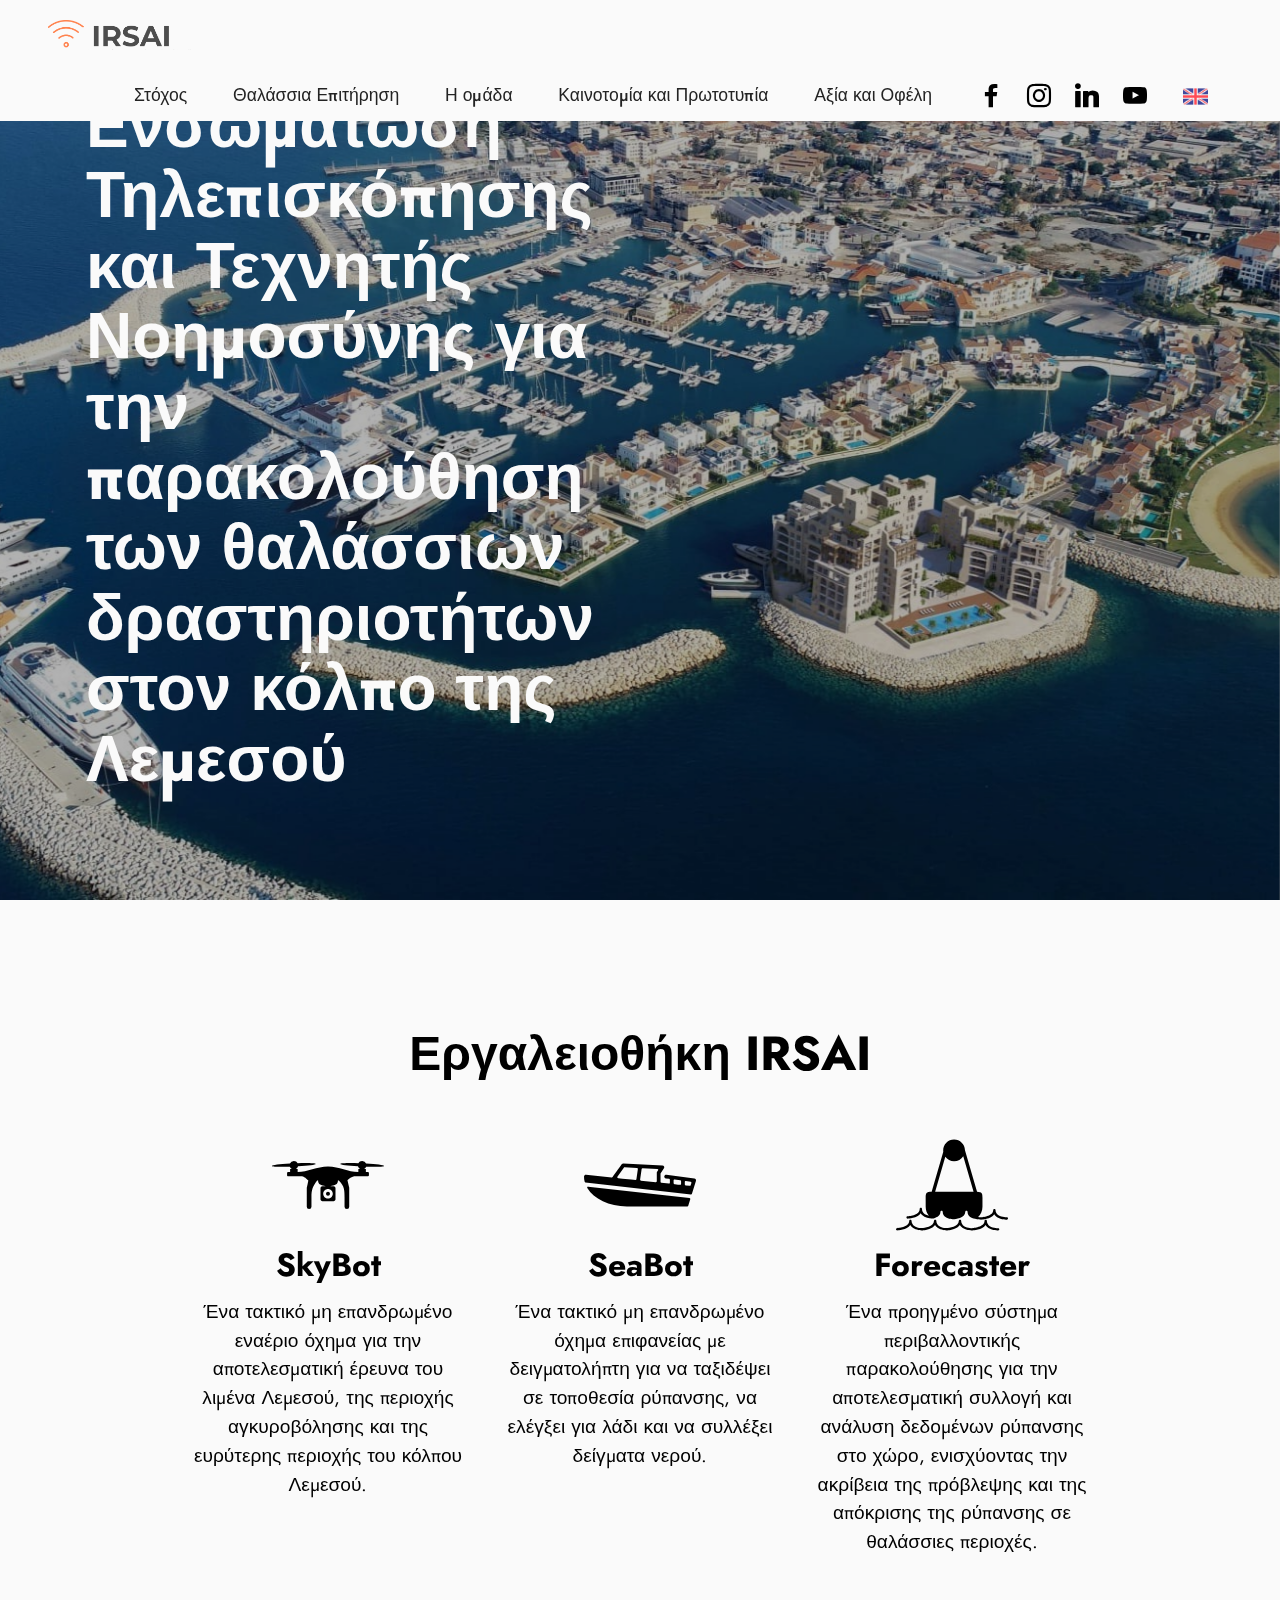
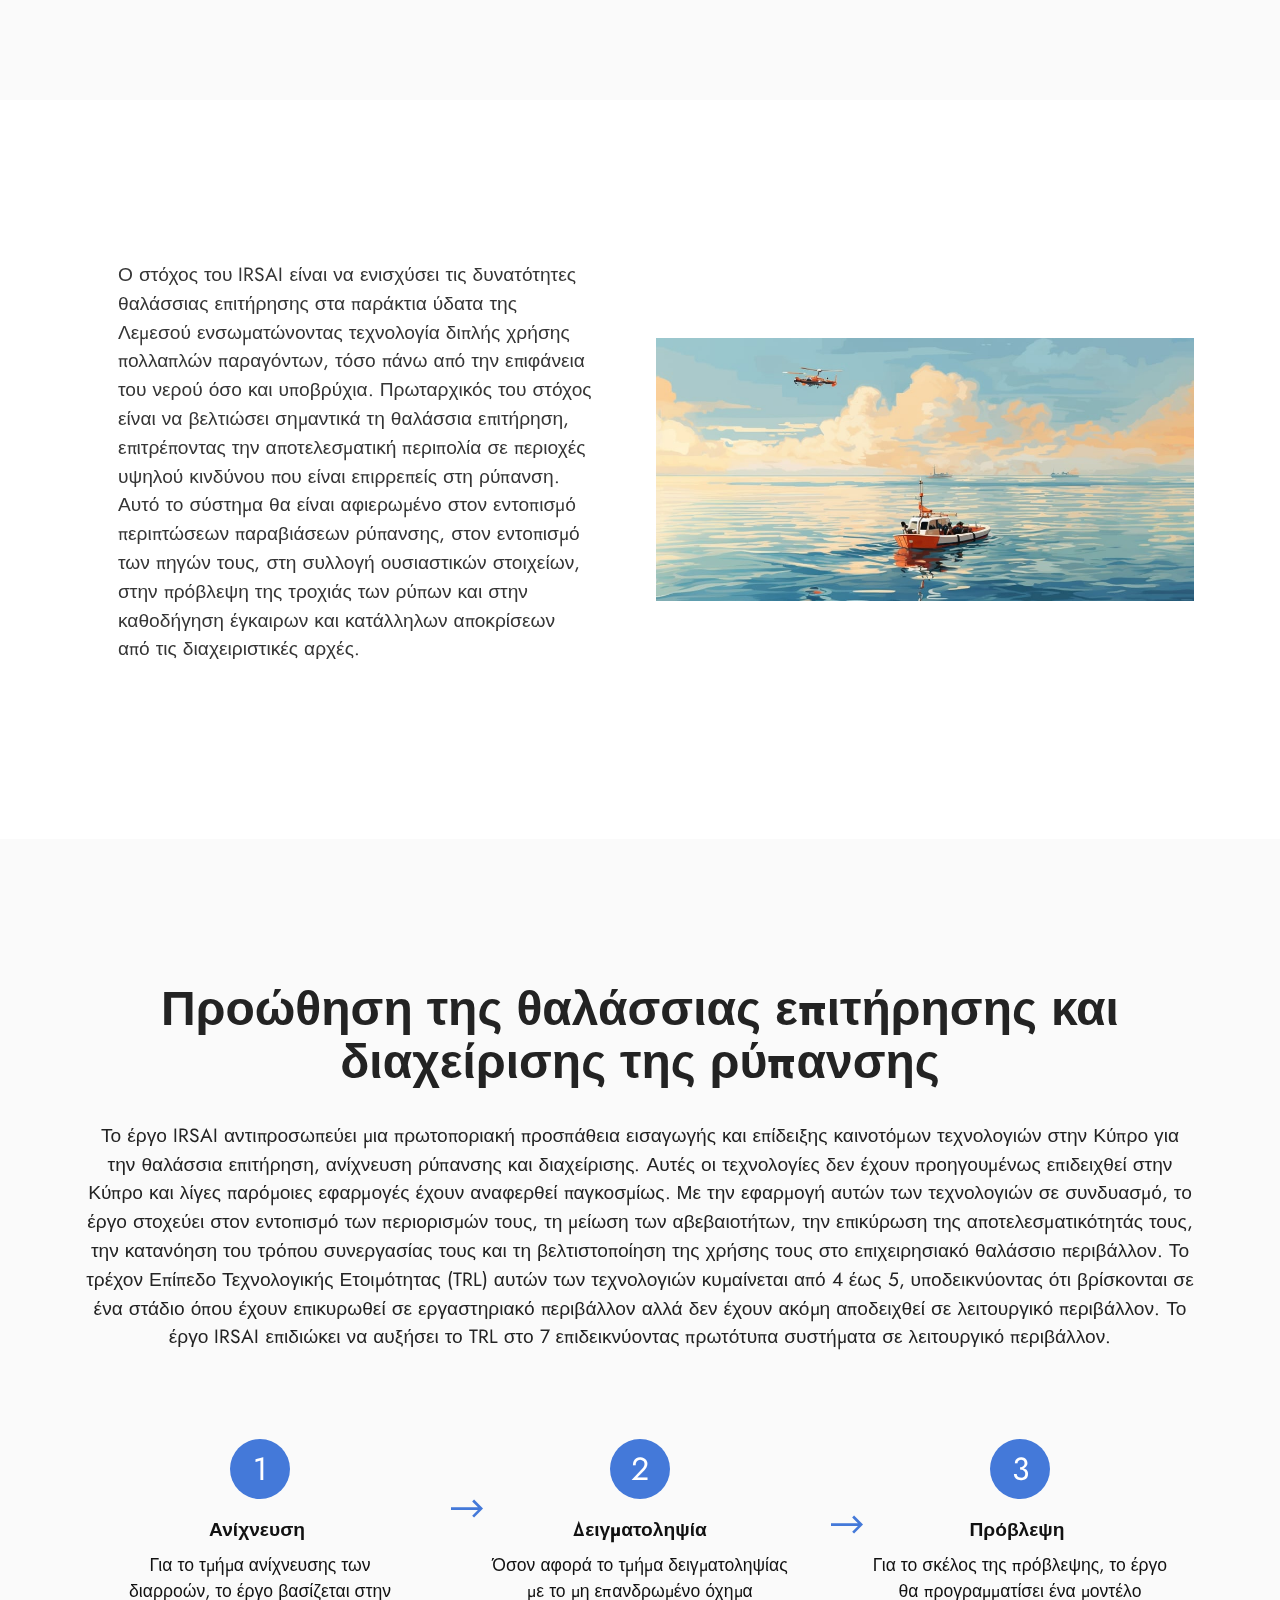
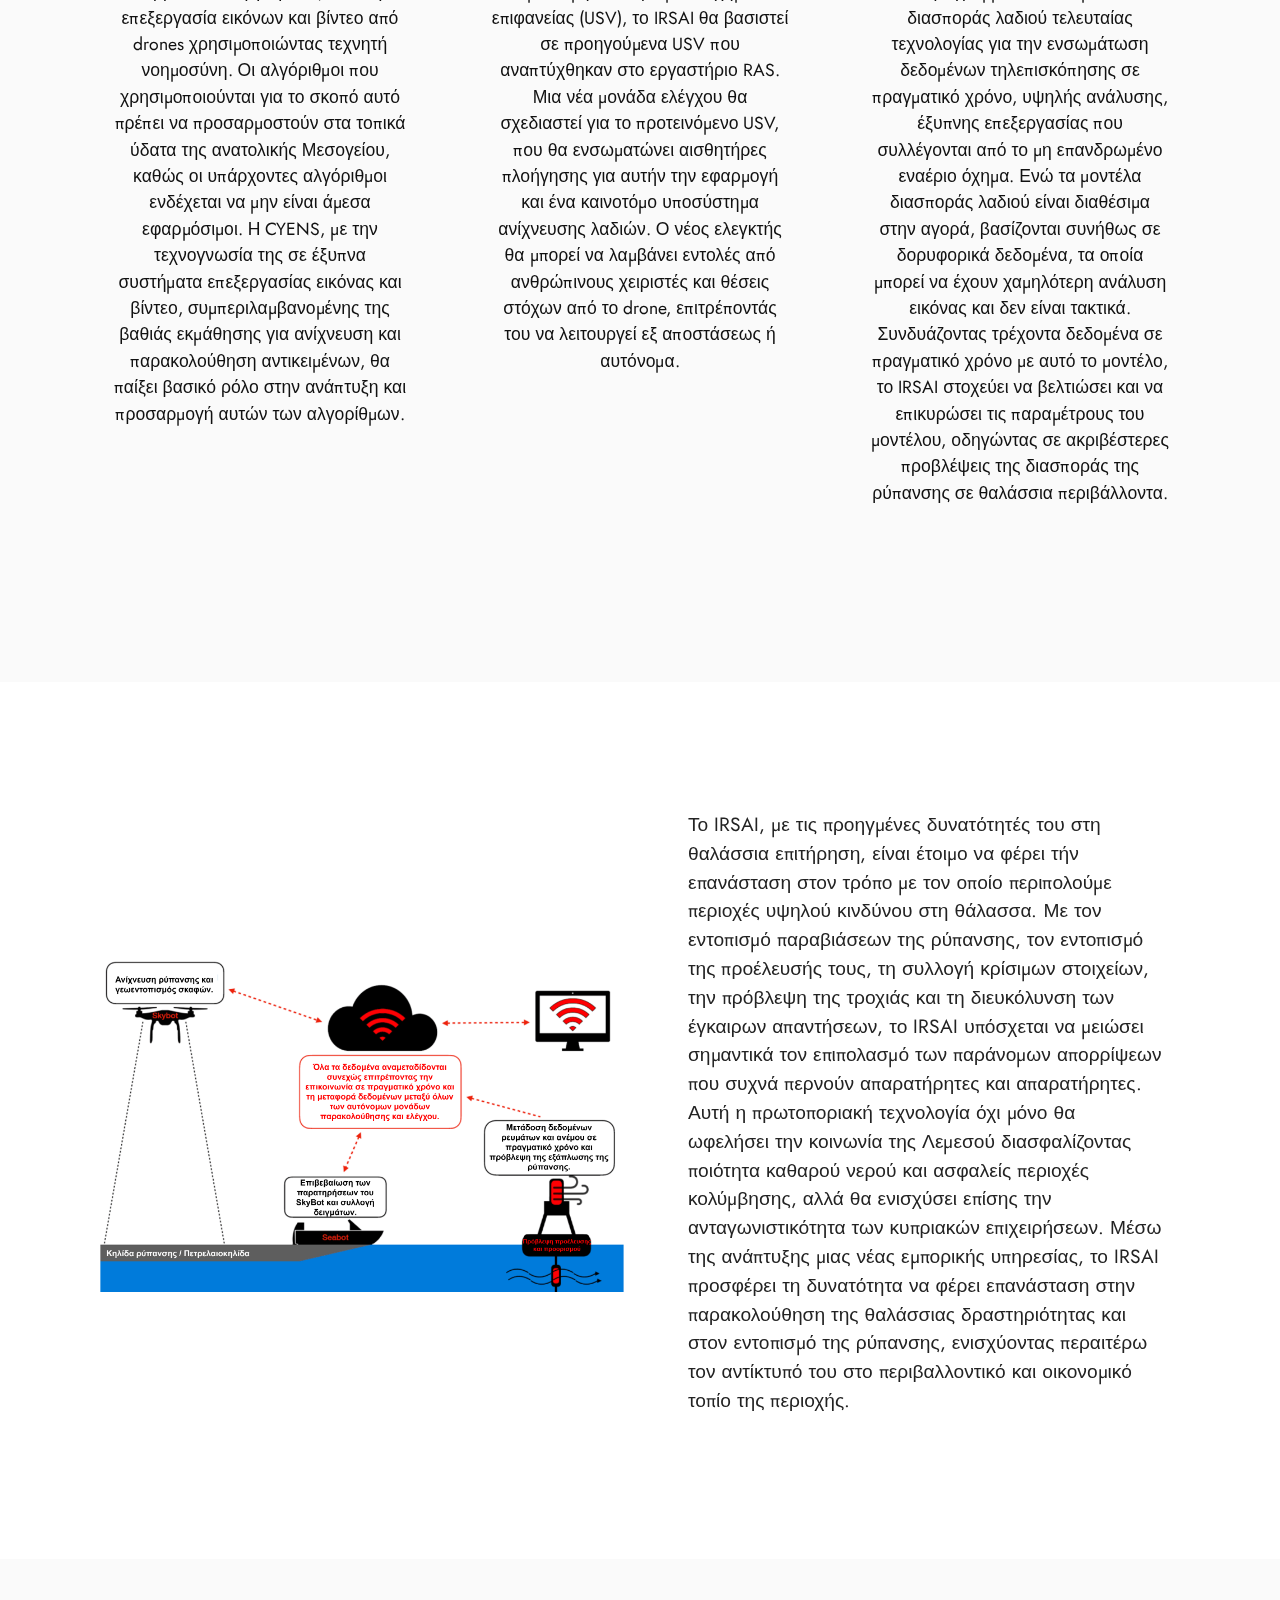
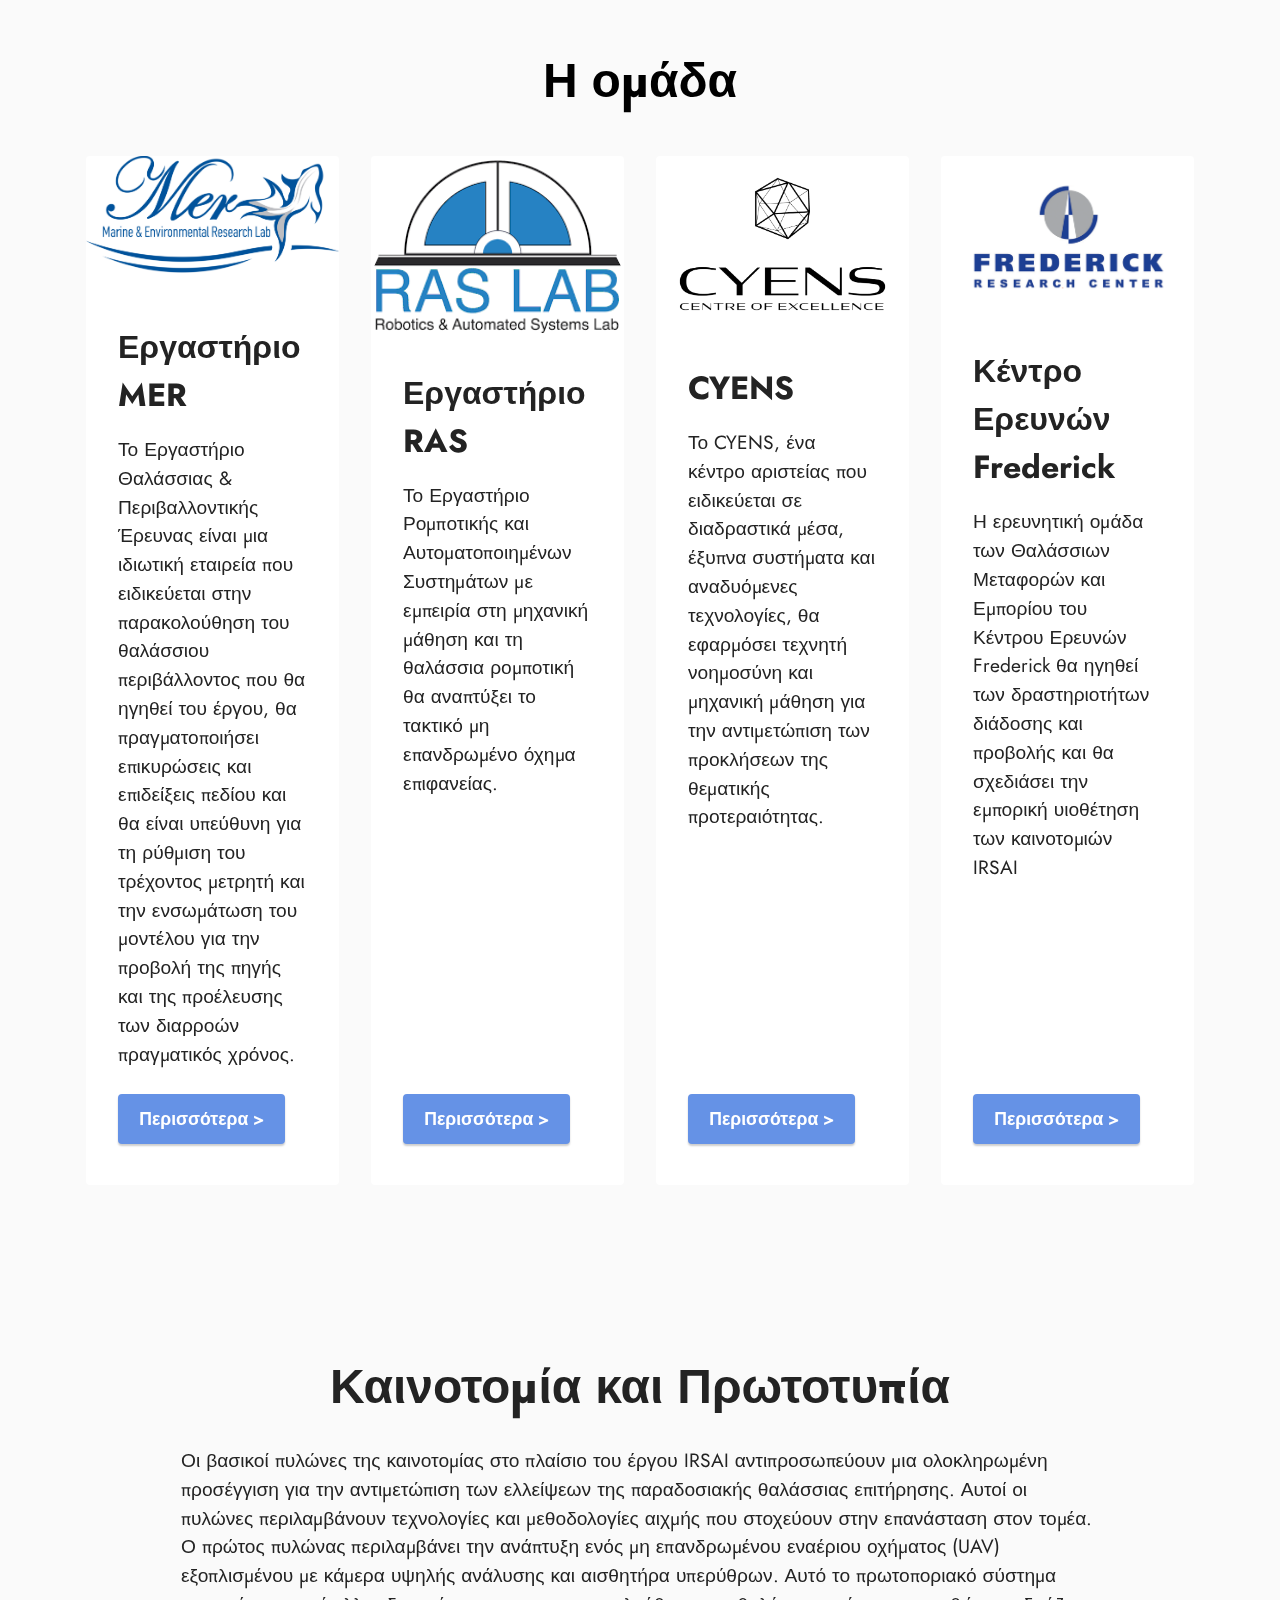
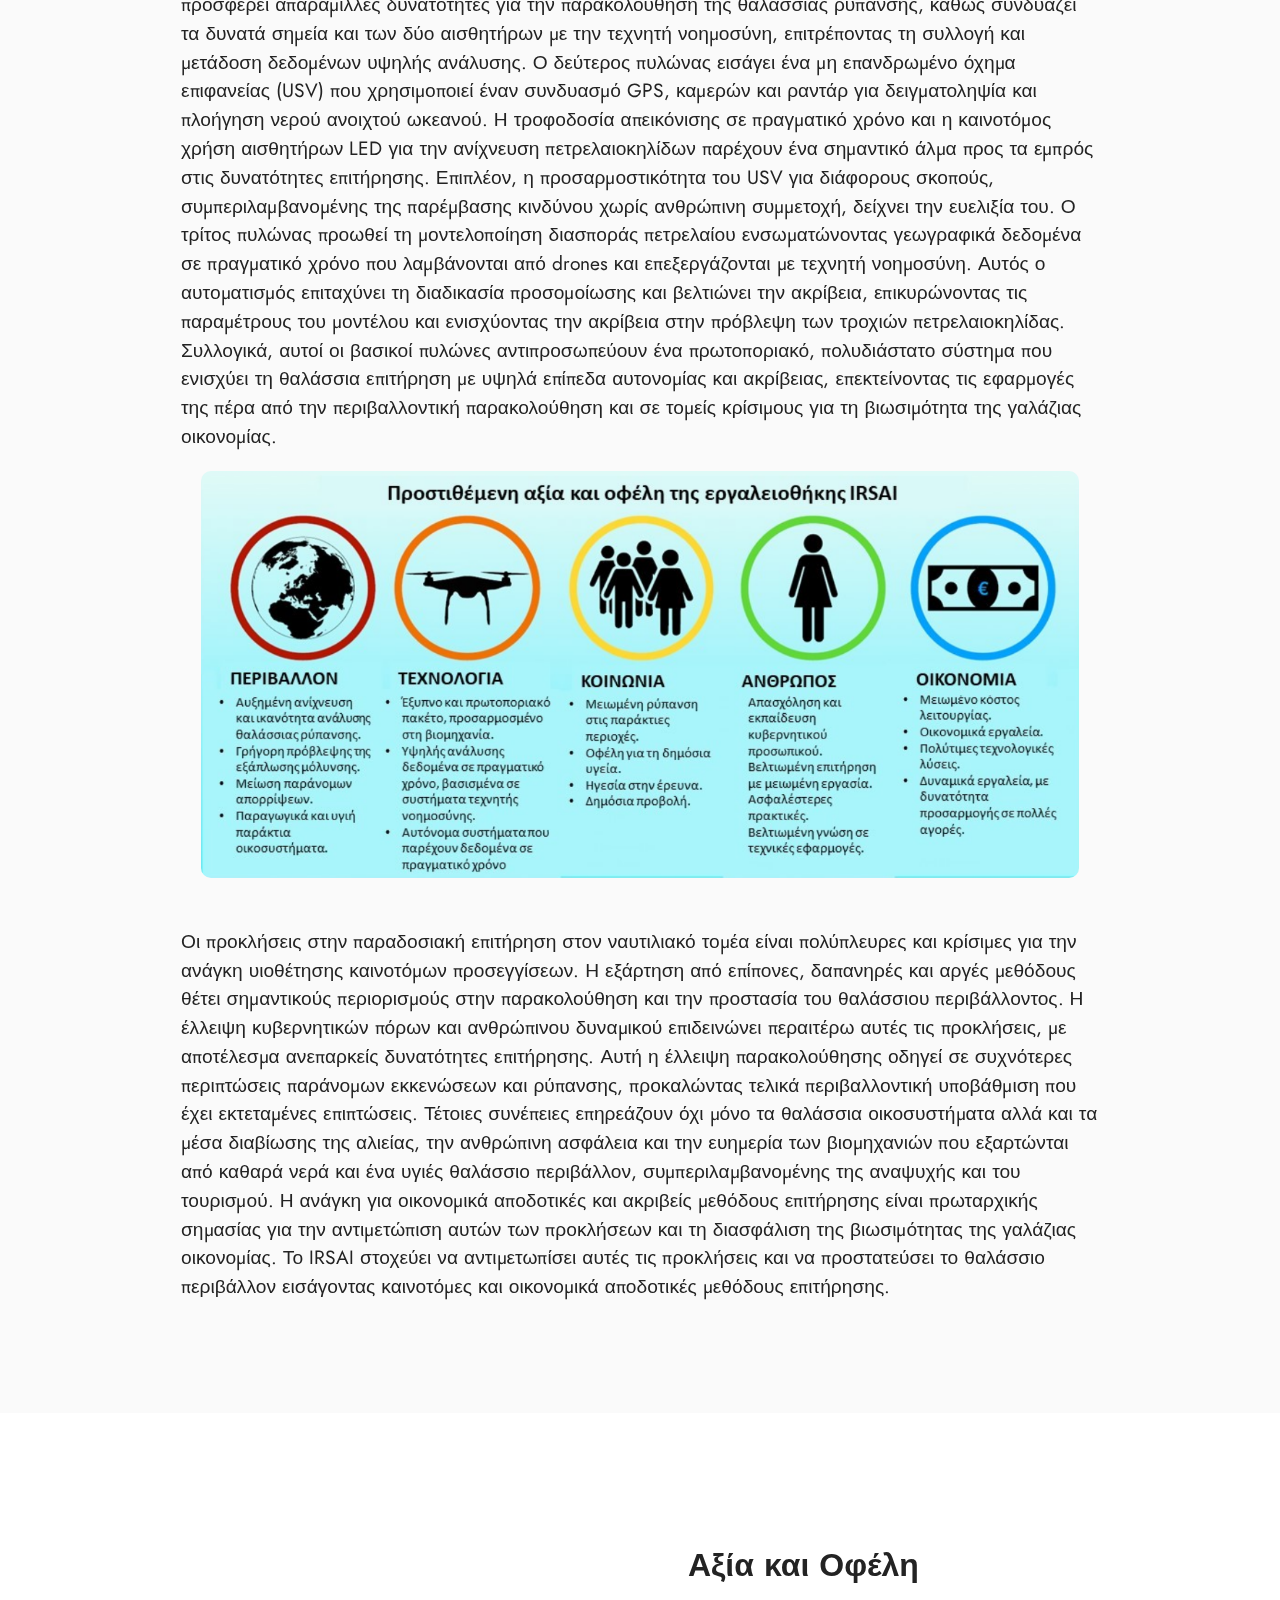
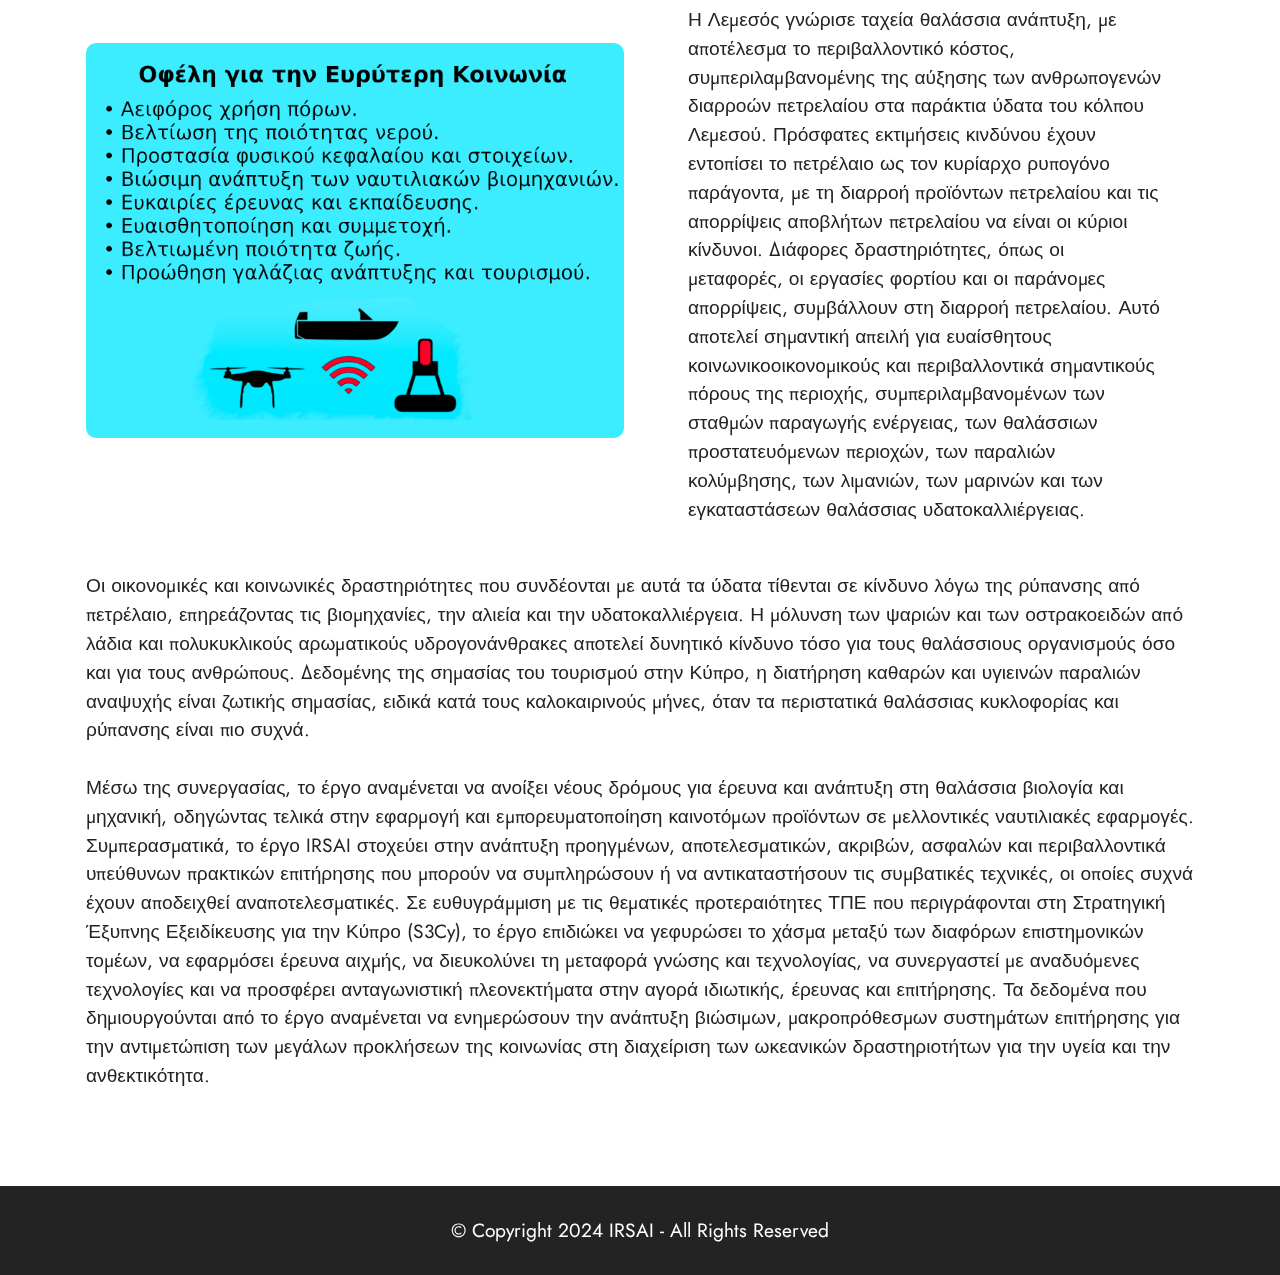
<file: index.html>
<!DOCTYPE html>
<html>

<head>
    <meta charset="UTF-8">
    <meta http-equiv="X-UA-Compatible" content="IE=edge">
    <meta name="viewport" content="width=device-width, initial-scale=1, minimum-scale=1">
    <link rel="shortcut icon" href="assets/images/logos/IRSAI/Original-Transparent-WifiOnly.png" type="image/x-icon">
    <title>IRSAI</title>
    <link rel="stylesheet" href="assets/web/assets/mobirise-icons2/mobirise2.css">
    <link rel="stylesheet" href="assets/bootstrap/css/bootstrap.min.css">
    <link rel="stylesheet" href="assets/bootstrap/css/bootstrap-grid.min.css">
    <link rel="stylesheet" href="assets/bootstrap/css/bootstrap-reboot.min.css">
    <link rel="stylesheet" href="assets/parallax/jarallax.css">
    <link rel="stylesheet" href="assets/dropdown/css/style.css">
    <link rel="stylesheet" href="assets/socicon/css/styles.css">
    <link rel="stylesheet" href="assets/theme/css/style.css">
    <link rel="preload"
        href="https://fonts.googleapis.com/css?family=Jost:100,200,300,400,500,600,700,800,900,100i,200i,300i,400i,500i,600i,700i,800i,900i&display=swap"
        as="style" onload="this.onload=null;this.rel='stylesheet'">
    <noscript>
        <link rel="stylesheet"
            href="https://fonts.googleapis.com/css?family=Jost:100,200,300,400,500,600,700,800,900,100i,200i,300i,400i,500i,600i,700i,800i,900i&display=swap">
    </noscript>
    <link rel="preload" as="style" href="assets/mobirise/css/mbr-additional.css">
    <link rel="stylesheet" href="assets/mobirise/css/mbr-additional.css" type="text/css">
    <link rel="stylesheet" href="assets/css/main.css">


</head>

<!-- Google tag (gtag.js) -->
<script async src="https://www.googletagmanager.com/gtag/js?id=G-M12N08CP1G"></script>
<script>
    window.dataLayer = window.dataLayer || [];
    function gtag() { dataLayer.push(arguments); }
    gtag('js', new Date());

    gtag('config', 'G-M12N08CP1G');
</script>

<button onclick="ScrollToTopFunction()" id="ScrollToTop">^</button>

<body>
    <section data-bs-version="5.1" class="menu menu2 cid-sFCw1qGFAI" once="menu" id="menu2-23">
        <nav class="navbar navbar-dropdown  navbar-expand-lg">
            <div class="container-fluid">
                <div class="navbar-brand">

                    <span class="navbar-caption-wrap"><a href="./"> <img style="height:30px"
                                src="./assets/images/logos/IRSAI/Original-Transparent-LogoOnly.png"
                                alt="IRSAI logo"></a></span>
                </div>
                <button class="navbar-toggler" type="button" data-toggle="collapse" data-bs-toggle="collapse"
                    data-target="#navbarSupportedContent" data-bs-target="#navbarSupportedContent"
                    aria-controls="navbarNavAltMarkup" aria-expanded="false" aria-label="Toggle navigation">
                    <div class="hamburger">
                        <span></span>
                        <span></span>
                        <span></span>
                        <span></span>
                    </div>
                </button>
                <div class="collapse navbar-collapse" id="navbarSupportedContent">
                    <ul class="navbar-nav nav-dropdown nav-right" data-app-modern-menu="true">
                        <li class="nav-item"><a class="nav-link link text-black display-4" href="#objective">
                                Στόχος</a></li>
                        <li class="nav-item"><a class="nav-link link text-black display-4" href="#surveillance">
                                Θαλάσσια Επιτήρηση</a></li>
                        <li class="nav-item"><a class="nav-link link text-black display-4" href="#team">
                                Η ομάδα</a></li>
                        <li class="nav-item"><a class="nav-link link text-black display-4" href="#innovation">
                                Καινοτομία και Πρωτοτυπία</a></li>
                        <li class="nav-item"><a class="nav-link link text-black display-4" href="#value">Αξία
                                και Οφέλη</a>
                        </li>
                    </ul>
                    <div class="icons-menu">
                        <a class="iconfont-wrapper" href="https://www.facebook.com/IRSAI.org/" target="_blank">
                            <span class="p-2 mbr-iconfont socicon-facebook socicon"></span>
                        </a>
                        <a class="iconfont-wrapper" href="https://www.instagram.com/irsai.organization/"
                            target="_blank">
                            <span class="p-2 mbr-iconfont socicon-instagram socicon"></span>
                        </a>

                        <a class="iconfont-wrapper" href="https://www.linkedin.com/company/irsai/?viewAsMember=true"
                            target="_blank">
                            <span class="p-2 mbr-iconfont socicon-linkedin socicon"></span>
                        </a>
                        <a class="iconfont-wrapper" href="https://www.youtube.com/@IRSAI.organization" target="_blank">
                            <span class="p-2 mbr-iconfont socicon-youtube socicon"></span>
                        </a>
                        <a class="iconfont-wrapper" href="./en.html" >
                            <img style="width: 25px; margin-left: 20px;" src="./assets/images/languages/english.png"
                                alt="English">
                        </a>
                    </div>
                </div>
            </div>
        </nav>
    </section>

    <section data-bs-version="5.1" class="header1 cid-tUOIiR8iYg mbr-fullscreen mbr-parallax-background" id="header1-8">




        <div class="mbr-overlay" style="opacity: 30%; background-color: rgb(0,0, 0);"></div>

        <div class="container">
            <div class="row">
                <div class="col-12 col-lg-5">
                    <h1 class="mbr-section-title mbr-fonts-style mb-3 display-1 mybox"><strong>Ενσωμάτωση Τηλεπισκόπησης
                            και Τεχνητής Νοημοσύνης για την παρακολούθηση των θαλάσσιων δραστηριοτήτων στον κόλπο της
                            Λεμεσού</strong></h1>



                </div>
            </div>
        </div>
    </section>

    <section data-bs-version="5.1" class="features1 cid-sFzyUE9AaP" id="features1-1i">



        <div class="container-fluid">
            <div class="row">
                <div class="col-12 col-lg-9">
                    <h3 class="mbr-section-title mbr-fonts-style align-center mb-0 display-2"><strong>Εργαλειοθήκη
                            IRSAI</strong></h3>

                </div>
            </div>
            <div class="row">
                <div class="card col-12 col-md-6 col-lg-3">
                    <div class="card-wrapper">
                        <div class="card-box align-center">
                            <div class="iconfont-wrapper">
                                <img src="./assets/images/svgs/drone-svgrepo-com.svg" alt="drone"
                                    style="width: 40%;  margin: auto;" />

                            </div>
                            <h5 class="card-title mbr-fonts-style display-5"><strong>SkyBot</strong></h5>
                            <p class="card-text mbr-fonts-style display-7">Ένα τακτικό μη επανδρωμένο εναέριο όχημα για
                                την αποτελεσματική έρευνα του λιμένα Λεμεσού, της περιοχής αγκυροβόλησης και της
                                ευρύτερης περιοχής του κόλπου Λεμεσού.</p>
                        </div>
                    </div>
                </div>
                <div class="card col-12 col-md-6 col-lg-3">
                    <div class="card-wrapper">
                        <div class="card-box align-center">
                            <div class="iconfont-wrapper">
                                <img src="./assets/images/svgs/boat-svgrepo-com.svg" alt="drone"
                                    style="width: 40%;  margin: auto;" />
                            </div>
                            <h5 class="card-title mbr-fonts-style display-5"><strong>SeaBot</strong></h5>
                            <p class="card-text mbr-fonts-style display-7">Ένα τακτικό μη επανδρωμένο όχημα επιφανείας
                                με δειγματολήπτη για να ταξιδέψει σε τοποθεσία ρύπανσης, να ελέγξει για λάδι και να
                                συλλέξει δείγματα νερού.</p>
                        </div>
                    </div>
                </div>
                <div class="card col-12 col-md-6 col-lg-3">
                    <div class="card-wrapper">
                        <div class="card-box align-center">
                            <div class="iconfont-wrapper">
                                <img src="./assets/images/svgs/buoy-svgrepo-com.svg" alt="drone"
                                    style="width: 40%;  margin: auto;" />
                            </div>
                            <h5 class="card-title mbr-fonts-style display-5"><strong>Forecaster</strong></h5>
                            <p class="card-text mbr-fonts-style display-7">Ένα προηγμένο σύστημα περιβαλλοντικής
                                παρακολούθησης για την αποτελεσματική συλλογή και ανάλυση δεδομένων ρύπανσης στο χώρο,
                                ενισχύοντας την ακρίβεια της πρόβλεψης και της απόκρισης της ρύπανσης σε θαλάσσιες
                                περιοχές.</p>
                        </div>
                    </div>
                </div>

            </div>
        </div>
    </section>

    <section data-bs-version="5.1" class="header14 cid-sFzxmVl7J6" id="header14-1f">





        <div class="container" id="objective">
            <div class="row justify-content-center align-items-center">
                <div class="col-12 col-md-6 image-wrapper">
                    <img src="assets/images/main/AI-image-1024x500.jpg">
                </div>
                <div class="col-12 col-md">
                    <div class="text-wrapper">

                        <p class="mbr-text mbr-fonts-style display-7">Ο στόχος του IRSAI είναι να ενισχύσει τις
                            δυνατότητες θαλάσσιας επιτήρησης στα παράκτια ύδατα της Λεμεσού ενσωματώνοντας τεχνολογία
                            διπλής χρήσης πολλαπλών παραγόντων, τόσο πάνω από την επιφάνεια του νερού όσο και υποβρύχια.
                            Πρωταρχικός του στόχος είναι να βελτιώσει σημαντικά τη θαλάσσια επιτήρηση, επιτρέποντας την
                            αποτελεσματική περιπολία σε περιοχές υψηλού κινδύνου που είναι επιρρεπείς στη ρύπανση. Αυτό
                            το σύστημα θα είναι αφιερωμένο στον εντοπισμό περιπτώσεων παραβιάσεων ρύπανσης, στον
                            εντοπισμό των πηγών τους, στη συλλογή ουσιαστικών στοιχείων, στην πρόβλεψη της τροχιάς των
                            ρύπων και στην καθοδήγηση έγκαιρων και κατάλληλων αποκρίσεων από τις διαχειριστικές αρχές.
                        </p>

                    </div>
                </div>
            </div>
        </div>
    </section>

    <section data-bs-version="5.1" class="features23 cid-sFAyHxWQ1N" id="features24-20">



        <div class="container" id="surveillance">
            <div class="row justify-content-center">
                <div class="col-12">
                    <div class="card-wrapper mb-4">
                        <div class="card-box align-center">
                            <h4 class="card-title mbr-fonts-style mb-4 display-2"><strong>Προώθηση της θαλάσσιας
                                    επιτήρησης και διαχείρισης της ρύπανσης</strong></h4>
                            <p class="mbr-text mbr-fonts-style mb-4 display-7">Το έργο IRSAI αντιπροσωπεύει μια
                                πρωτοποριακή προσπάθεια εισαγωγής και επίδειξης καινοτόμων τεχνολογιών στην Κύπρο για
                                την θαλάσσια επιτήρηση, ανίχνευση ρύπανσης και διαχείρισης. Αυτές οι τεχνολογίες δεν
                                έχουν προηγουμένως επιδειχθεί στην Κύπρο και λίγες παρόμοιες εφαρμογές έχουν αναφερθεί
                                παγκοσμίως. Με την εφαρμογή αυτών των τεχνολογιών σε συνδυασμό, το έργο στοχεύει στον
                                εντοπισμό των περιορισμών τους, τη μείωση των αβεβαιοτήτων, την επικύρωση της
                                αποτελεσματικότητάς τους, την κατανόηση του τρόπου συνεργασίας τους και τη
                                βελτιστοποίηση της χρήσης τους στο επιχειρησιακό θαλάσσιο περιβάλλον. Το τρέχον Επίπεδο
                                Τεχνολογικής Ετοιμότητας (TRL) αυτών των τεχνολογιών κυμαίνεται από 4 έως 5,
                                υποδεικνύοντας ότι βρίσκονται σε ένα στάδιο όπου έχουν επικυρωθεί σε εργαστηριακό
                                περιβάλλον αλλά δεν έχουν ακόμη αποδειχθεί σε λειτουργικό περιβάλλον. Το έργο IRSAI
                                επιδιώκει να αυξήσει το TRL στο 7 επιδεικνύοντας πρωτότυπα συστήματα σε λειτουργικό
                                περιβάλλον.<br></p>

                        </div>
                    </div>
                </div>
                <div class="col-12 col-md-6 col-lg-4">
                    <div class="item first mbr-flex p-4">
                        <div class="icon-wrap w-100">
                            <div class="icon-box">
                                <span class="step-number mbr-fonts-style display-5">1</span>
                            </div>
                        </div>

                        <div class="text-box">
                            <h4 class="icon-title card-title mbr-black mbr-fonts-style display-7">
                                <strong>Ανίχνευση&nbsp;</strong>
                            </h4>
                            <h5 class="mbr-text mbr-black mbr-fonts-style display-4">Για το τμήμα ανίχνευσης των
                                διαρροών, το έργο βασίζεται στην επεξεργασία εικόνων και βίντεο από drones
                                χρησιμοποιώντας τεχνητή νοημοσύνη. Οι αλγόριθμοι που χρησιμοποιούνται για το σκοπό αυτό
                                πρέπει να προσαρμοστούν στα τοπικά ύδατα της ανατολικής Μεσογείου, καθώς οι υπάρχοντες
                                αλγόριθμοι ενδέχεται να μην είναι άμεσα εφαρμόσιμοι. Η CYENS, με την τεχνογνωσία της σε
                                έξυπνα συστήματα επεξεργασίας εικόνας και βίντεο, συμπεριλαμβανομένης της βαθιάς
                                εκμάθησης για ανίχνευση και παρακολούθηση αντικειμένων, θα παίξει βασικό ρόλο στην
                                ανάπτυξη και προσαρμογή αυτών των αλγορίθμων.</h5>
                        </div>
                    </div>
                </div>
                <div class="col-12 col-md-6 col-lg-4">
                    <div class="item mbr-flex p-4">
                        <div class="icon-wrap w-100">
                            <div class="icon-box">
                                <span class="step-number mbr-fonts-style display-5">2</span>
                            </div>
                        </div>
                        <div class="text-box">
                            <h4 class="icon-title card-title mbr-black mbr-fonts-style display-7">
                                <strong>Δειγματοληψία</strong>
                            </h4>
                            <h5 class="mbr-text mbr-black mbr-fonts-style display-4">Όσον αφορά το τμήμα δειγματοληψίας
                                με το μη επανδρωμένο όχημα επιφανείας (USV), το IRSAI θα βασιστεί σε προηγούμενα USV που
                                αναπτύχθηκαν στο εργαστήριο RAS. Μια νέα μονάδα ελέγχου θα σχεδιαστεί για το
                                προτεινόμενο USV, που θα ενσωματώνει αισθητήρες πλοήγησης για αυτήν την εφαρμογή και ένα
                                καινοτόμο υποσύστημα ανίχνευσης λαδιών. Ο νέος ελεγκτής θα μπορεί να λαμβάνει εντολές
                                από ανθρώπινους χειριστές και θέσεις στόχων από το drone, επιτρέποντάς του να λειτουργεί
                                εξ αποστάσεως ή αυτόνομα.</h5>
                        </div>
                    </div>
                </div>
                <div class="col-12 col-md-6 col-lg-4">
                    <div class="item mbr-flex p-4">
                        <div class="icon-wrap w-100">
                            <div class="icon-box">
                                <span class="step-number mbr-fonts-style display-5">3</span>
                            </div>
                        </div>
                        <div class="text-box">
                            <h4 class="icon-title card-title mbr-black mbr-fonts-style display-7">
                                <strong>Πρόβλεψη&nbsp;</strong>
                            </h4>
                            <h5 class="mbr-text mbr-black mbr-fonts-style display-4">Για το σκέλος της πρόβλεψης, το
                                έργο θα προγραμματίσει ένα μοντέλο διασποράς λαδιού τελευταίας τεχνολογίας για την
                                ενσωμάτωση δεδομένων τηλεπισκόπησης σε πραγματικό χρόνο, υψηλής ανάλυσης, έξυπνης
                                επεξεργασίας που συλλέγονται από το μη επανδρωμένο εναέριο όχημα. Ενώ τα μοντέλα
                                διασποράς λαδιού είναι διαθέσιμα στην αγορά, βασίζονται συνήθως σε δορυφορικά δεδομένα,
                                τα οποία μπορεί να έχουν χαμηλότερη ανάλυση εικόνας και δεν είναι τακτικά. Συνδυάζοντας
                                τρέχοντα δεδομένα σε πραγματικό χρόνο με αυτό το μοντέλο, το IRSAI στοχεύει να βελτιώσει
                                και να επικυρώσει τις παραμέτρους του μοντέλου, οδηγώντας σε ακριβέστερες προβλέψεις της
                                διασποράς της ρύπανσης σε θαλάσσια περιβάλλοντα.</h5>
                        </div>
                    </div>
                </div>





            </div>
        </div>
    </section>

    <section data-bs-version="5.1" class="header14 cid-sFzz5E692j" id="header14-1j">





        <div class="container">
            <div class="row justify-content-center align-items-center">
                <div class="col-12 col-md-6 image-wrapper">
                    <img src="assets/images/main/DiagramGr.png">
                </div>
                <div class="col-12 col-md">
                    <div class="text-wrapper">

                        <p class="mbr-text mbr-fonts-style display-7">Το IRSAI, με τις προηγμένες δυνατότητές του στη
                            θαλάσσια επιτήρηση, είναι έτοιμο να φέρει τήν επανάσταση στον τρόπο με τον οποίο περιπολούμε
                            περιοχές υψηλού κινδύνου στη θάλασσα. Με τον εντοπισμό παραβιάσεων της ρύπανσης, τον
                            εντοπισμό της προέλευσής τους, τη συλλογή κρίσιμων στοιχείων, την πρόβλεψη της τροχιάς και
                            τη διευκόλυνση των έγκαιρων απαντήσεων, το IRSAI υπόσχεται να μειώσει σημαντικά τον
                            επιπολασμό των παράνομων απορρίψεων που συχνά περνούν απαρατήρητες και απαρατήρητες. Αυτή η
                            πρωτοποριακή τεχνολογία όχι μόνο θα ωφελήσει την κοινωνία της Λεμεσού διασφαλίζοντας
                            ποιότητα καθαρού νερού και ασφαλείς περιοχές κολύμβησης, αλλά θα ενισχύσει επίσης την
                            ανταγωνιστικότητα των κυπριακών επιχειρήσεων. Μέσω της ανάπτυξης μιας νέας εμπορικής
                            υπηρεσίας, το IRSAI προσφέρει τη δυνατότητα να φέρει επανάσταση στην παρακολούθηση της
                            θαλάσσιας δραστηριότητας και στον εντοπισμό της ρύπανσης, ενισχύοντας περαιτέρω τον
                            αντίκτυπό του στο περιβαλλοντικό και οικονομικό τοπίο της περιοχής.</p>

                    </div>
                </div>
            </div>
        </div>
    </section>

    <section data-bs-version="5.1" class="features3 cid-sFzFvgBfc0" id="features3-1p">


        <div class="container" id="team">
            <div class="mbr-section-head">
                <h4 class="mbr-section-title mbr-fonts-style align-center mb-5 display-2">
                    <strong>Η ομάδα</strong>
                </h4>

            </div>
            <div class="row mt-4">
                <div class="item features-image сol-12 col-md-6 col-lg-3">
                    <div class="item-wrapper">
                        <div class="item-img">
                            <img src="assets/images/logos/Mer-2347X1255.jpg">
                        </div>
                        <div class="item-content">
                            <h5 class="item-title mbr-fonts-style display-5"><strong>Εργαστήριο MER</strong></h5>

                            <p class="mbr-text mbr-fonts-style mt-3 display-7">Το Εργαστήριο Θαλάσσιας &amp;
                                Περιβαλλοντικής Έρευνας είναι μια ιδιωτική εταιρεία που ειδικεύεται στην παρακολούθηση
                                του θαλάσσιου περιβάλλοντος που θα ηγηθεί του έργου, θα πραγματοποιήσει επικυρώσεις και
                                επιδείξεις πεδίου και θα είναι υπεύθυνη για τη ρύθμιση του τρέχοντος μετρητή και την
                                ενσωμάτωση του μοντέλου για την προβολή της πηγής και της προέλευσης των διαρροών
                                πραγματικός χρόνος.</p>
                        </div>
                        <div class="mbr-section-btn item-footer mt-2"><a href="https://www.merresearch.com/"
                                class="btn item-btn btn-primary display-4" target="_blank">Περισσότερα
                                &gt;</a></div>
                    </div>
                </div>
                <div class="item features-image сol-12 col-md-6 col-lg-3">
                    <div class="item-wrapper">
                        <div class="item-img">
                            <img src="assets/images/logos/RasLab-246x205.png">
                        </div>
                        <div class="item-content">
                            <h5 class="item-title mbr-fonts-style display-5"><strong>Εργαστήριο RAS</strong></h5>

                            <p class="mbr-text mbr-fonts-style mt-3 display-7">Το Εργαστήριο Ρομποτικής και
                                Αυτοματοποιημένων Συστημάτων με εμπειρία στη μηχανική μάθηση και τη θαλάσσια ρομποτική
                                θα αναπτύξει το τακτικό μη επανδρωμένο όχημα επιφανείας.
                            </p>
                        </div>
                        <div class="mbr-section-btn item-footer mt-2"><a href="http://robotics.frederick.ac.cy"
                                class="btn item-btn btn-primary display-4" target="_blank">Περισσότερα &gt;</a></div>
                    </div>
                </div>
                <div class="item features-image сol-12 col-md-6 col-lg-3">
                    <div class="item-wrapper">
                        <div class="item-img">
                            <img src="assets/images/logos/Cyens-816x569.png">
                        </div>
                        <div class="item-content">
                            <h5 class="item-title mbr-fonts-style display-5"><strong>CYENS</strong></h5>

                            <p class="mbr-text mbr-fonts-style mt-3 display-7">Το CYENS, ένα κέντρο αριστείας που
                                ειδικεύεται σε διαδραστικά μέσα, έξυπνα συστήματα και αναδυόμενες τεχνολογίες, θα
                                εφαρμόσει τεχνητή νοημοσύνη και μηχανική μάθηση για την αντιμετώπιση των προκλήσεων της
                                θεματικής προτεραιότητας.<br></p>
                        </div>
                        <div class="mbr-section-btn item-footer mt-2"><a href="https://www.cyens.org.cy/en-gb/"
                                class="btn item-btn btn-primary display-4" target="_blank">Περισσότερα &gt;</a></div>
                    </div>
                </div>

                <div class="item features-image сol-12 col-md-6 col-lg-3">
                    <div class="item-wrapper">
                        <div class="item-img">
                            <img src="assets/images/logos/FRC-816x371.png">
                        </div>
                        <div class="item-content">
                            <h5 class="item-title mbr-fonts-style display-5"><strong>Κέντρο Ερευνών Frederick</strong>
                            </h5>

                            <p class="mbr-text mbr-fonts-style mt-3 display-7">Η ερευνητική ομάδα των Θαλάσσιων
                                Μεταφορών και Εμπορίου του Κέντρου Ερευνών Frederick θα ηγηθεί των δραστηριοτήτων
                                διάδοσης και προβολής και θα σχεδιάσει την εμπορική υιοθέτηση των καινοτομιών IRSAI</p>
                        </div>
                        <div class="mbr-section-btn item-footer mt-2"><a
                                href="https://www.frederick.ac.cy/en/research/frederick-research-center"
                                class="btn item-btn btn-primary display-4" target="_blank">Περισσότερα
                                &gt;</a></div>
                    </div>
                </div>

            </div>
        </div>
    </section>
    <section data-bs-version="5.1" class="content4 cid-tUrGwig2af" id="content4-1">




        <div class="container" id="innovation">
            <div class="row justify-content-center">
                <div class="title col-md-12 col-lg-10">
                    <h3 class="mbr-section-title mbr-fonts-style align-center mb-4 display-2"><strong>Καινοτομία και
                            Πρωτοτυπία</strong></h3>
                    <h4 class="mbr-section-subtitle align-center mbr-fonts-style mb-4 display-7">Οι βασικοί πυλώνες της
                        καινοτομίας στο πλαίσιο του έργου IRSAI αντιπροσωπεύουν μια ολοκληρωμένη προσέγγιση για την
                        αντιμετώπιση των ελλείψεων της παραδοσιακής θαλάσσιας επιτήρησης. Αυτοί οι πυλώνες περιλαμβάνουν
                        τεχνολογίες και μεθοδολογίες αιχμής που στοχεύουν στην επανάσταση στον τομέα. Ο πρώτος πυλώνας
                        περιλαμβάνει την ανάπτυξη ενός μη επανδρωμένου εναέριου οχήματος (UAV) εξοπλισμένου με κάμερα
                        υψηλής ανάλυσης και αισθητήρα υπερύθρων. Αυτό το πρωτοποριακό σύστημα προσφέρει απαράμιλλες
                        δυνατότητες για την παρακολούθηση της θαλάσσιας ρύπανσης, καθώς συνδυάζει τα δυνατά σημεία και
                        των δύο αισθητήρων με την τεχνητή νοημοσύνη, επιτρέποντας τη συλλογή και μετάδοση δεδομένων
                        υψηλής ανάλυσης. Ο δεύτερος πυλώνας εισάγει ένα μη επανδρωμένο όχημα επιφανείας (USV) που
                        χρησιμοποιεί έναν συνδυασμό GPS, καμερών και ραντάρ για δειγματοληψία και πλοήγηση νερού
                        ανοιχτού ωκεανού. Η τροφοδοσία απεικόνισης σε πραγματικό χρόνο και η καινοτόμος χρήση αισθητήρων
                        LED για την ανίχνευση πετρελαιοκηλίδων παρέχουν ένα σημαντικό άλμα προς τα εμπρός στις
                        δυνατότητες επιτήρησης. Επιπλέον, η προσαρμοστικότητα του USV για διάφορους σκοπούς,
                        συμπεριλαμβανομένης της παρέμβασης κινδύνου χωρίς ανθρώπινη συμμετοχή, δείχνει την ευελιξία του.
                        Ο τρίτος πυλώνας προωθεί τη μοντελοποίηση διασποράς πετρελαίου ενσωματώνοντας γεωγραφικά
                        δεδομένα σε πραγματικό χρόνο που λαμβάνονται από drones και επεξεργάζονται με τεχνητή νοημοσύνη.
                        Αυτός ο αυτοματισμός επιταχύνει τη διαδικασία προσομοίωσης και βελτιώνει την ακρίβεια,
                        επικυρώνοντας τις παραμέτρους του μοντέλου και ενισχύοντας την ακρίβεια στην πρόβλεψη των
                        τροχιών πετρελαιοκηλίδας. Συλλογικά, αυτοί οι βασικοί πυλώνες αντιπροσωπεύουν ένα πρωτοποριακό,
                        πολυδιάστατο σύστημα που ενισχύει τη θαλάσσια επιτήρηση με υψηλά επίπεδα αυτονομίας και
                        ακρίβειας, επεκτείνοντας τις εφαρμογές της πέρα από την περιβαλλοντική παρακολούθηση και σε
                        τομείς κρίσιμους για τη βιωσιμότητα της γαλάζιας οικονομίας.<br>
                        <div class="image-wrapper">
                            <img src="assets/images/main/ValueGr.png" style="padding: 20px;border-radius: 30px;">
                        </div>
                        <br>Οι προκλήσεις στην
                        παραδοσιακή επιτήρηση στον ναυτιλιακό τομέα είναι πολύπλευρες και κρίσιμες για την ανάγκη
                        υιοθέτησης καινοτόμων προσεγγίσεων. Η εξάρτηση από επίπονες, δαπανηρές και αργές μεθόδους θέτει
                        σημαντικούς περιορισμούς στην παρακολούθηση και την προστασία του θαλάσσιου περιβάλλοντος. Η
                        έλλειψη κυβερνητικών πόρων και ανθρώπινου δυναμικού επιδεινώνει περαιτέρω αυτές τις προκλήσεις,
                        με αποτέλεσμα ανεπαρκείς δυνατότητες επιτήρησης. Αυτή η έλλειψη παρακολούθησης οδηγεί σε
                        συχνότερες περιπτώσεις παράνομων εκκενώσεων και ρύπανσης, προκαλώντας τελικά περιβαλλοντική
                        υποβάθμιση που έχει εκτεταμένες επιπτώσεις. Τέτοιες συνέπειες επηρεάζουν όχι μόνο τα θαλάσσια
                        οικοσυστήματα αλλά και τα μέσα διαβίωσης της αλιείας, την ανθρώπινη ασφάλεια και την ευημερία
                        των βιομηχανιών που εξαρτώνται από καθαρά νερά και ένα υγιές θαλάσσιο περιβάλλον,
                        συμπεριλαμβανομένης της αναψυχής και του τουρισμού. Η ανάγκη για οικονομικά αποδοτικές και
                        ακριβείς μεθόδους επιτήρησης είναι πρωταρχικής σημασίας για την αντιμετώπιση αυτών των
                        προκλήσεων και τη διασφάλιση της βιωσιμότητας της γαλάζιας οικονομίας. Το IRSAI στοχεύει να
                        αντιμετωπίσει αυτές τις προκλήσεις και να προστατεύσει το θαλάσσιο περιβάλλον εισάγοντας
                        καινοτόμες και οικονομικά αποδοτικές μεθόδους επιτήρησης.
                    </h4>

                </div>
            </div>
        </div>
    </section>

    <section data-bs-version="5.1" class="image2 cid-tUrMPYdguw" id="image2-2">





        <div class="container" id="value">
            <div class="row align-items-center">
                <div class="col-12 col-lg">
                    <div class="text-wrapper">
                        <h3 class="mbr-section-title mbr-fonts-style mb-3 display-5"><strong>Αξία και Οφέλη</strong>
                        </h3>
                        <p class="mbr-text mbr-fonts-style display-7">Η Λεμεσός γνώρισε ταχεία θαλάσσια ανάπτυξη, με
                            αποτέλεσμα το περιβαλλοντικό κόστος, συμπεριλαμβανομένης της αύξησης των ανθρωπογενών
                            διαρροών πετρελαίου στα παράκτια ύδατα του κόλπου Λεμεσού. Πρόσφατες εκτιμήσεις κινδύνου
                            έχουν εντοπίσει το πετρέλαιο ως τον κυρίαρχο ρυπογόνο παράγοντα, με τη διαρροή προϊόντων
                            πετρελαίου και τις απορρίψεις αποβλήτων πετρελαίου να είναι οι κύριοι κίνδυνοι. Διάφορες
                            δραστηριότητες, όπως οι μεταφορές, οι εργασίες φορτίου και οι παράνομες απορρίψεις,
                            συμβάλλουν στη διαρροή πετρελαίου. Αυτό αποτελεί σημαντική απειλή για ευαίσθητους
                            κοινωνικοοικονομικούς και περιβαλλοντικά σημαντικούς πόρους της περιοχής,
                            συμπεριλαμβανομένων των σταθμών παραγωγής ενέργειας, των θαλάσσιων προστατευόμενων περιοχών,
                            των παραλιών κολύμβησης, των λιμανιών, των μαρινών και των εγκαταστάσεων θαλάσσιας
                            υδατοκαλλιέργειας.
                        </p>
                    </div>
                </div>
                <div class="col-12 col-lg-6">
                    <div class="image-wrapper">
                        <img src="assets/images/main/benefitsVerticalGr.png" style="border-radius: 10px;">

                    </div>
                </div>
            </div>
        </div>
    </section>

    <section data-bs-version="5.1" class="content5 cid-tUrNN4mVMF" id="content5-3">

        <div class="container">
            <div class="row justify-content-center">
                <div class="col-md-12 col-lg-12">


                    <p class="mbr-text mbr-fonts-style display-7">
                        Οι οικονομικές και κοινωνικές δραστηριότητες που συνδέονται με αυτά τα ύδατα τίθενται σε κίνδυνο
                        λόγω της ρύπανσης από πετρέλαιο, επηρεάζοντας τις βιομηχανίες, την αλιεία και την
                        υδατοκαλλιέργεια. Η μόλυνση των ψαριών και των οστρακοειδών από λάδια και πολυκυκλικούς
                        αρωματικούς υδρογονάνθρακες αποτελεί δυνητικό κίνδυνο τόσο για τους θαλάσσιους οργανισμούς όσο
                        και για τους ανθρώπους. Δεδομένης της σημασίας του τουρισμού στην Κύπρο, η διατήρηση καθαρών και
                        υγιεινών παραλιών αναψυχής είναι ζωτικής σημασίας, ειδικά κατά τους καλοκαιρινούς μήνες, όταν τα
                        περιστατικά θαλάσσιας κυκλοφορίας και ρύπανσης είναι πιο συχνά.
                        <br>
                        <br>Μέσω της συνεργασίας, το έργο αναμένεται να ανοίξει νέους δρόμους για έρευνα και ανάπτυξη
                        στη θαλάσσια βιολογία και μηχανική, οδηγώντας τελικά στην εφαρμογή και εμπορευματοποίηση
                        καινοτόμων προϊόντων σε μελλοντικές ναυτιλιακές εφαρμογές. Συμπερασματικά, το έργο IRSAI
                        στοχεύει στην ανάπτυξη προηγμένων, αποτελεσματικών, ακριβών, ασφαλών και περιβαλλοντικά
                        υπεύθυνων πρακτικών επιτήρησης που μπορούν να συμπληρώσουν ή να αντικαταστήσουν τις συμβατικές
                        τεχνικές, οι οποίες συχνά έχουν αποδειχθεί αναποτελεσματικές. Σε ευθυγράμμιση με τις θεματικές
                        προτεραιότητες ΤΠΕ που περιγράφονται στη Στρατηγική Έξυπνης Εξειδίκευσης για την Κύπρο (S3Cy),
                        το έργο επιδιώκει να γεφυρώσει το χάσμα μεταξύ των διαφόρων επιστημονικών τομέων, να εφαρμόσει
                        έρευνα αιχμής, να διευκολύνει τη μεταφορά γνώσης και τεχνολογίας, να συνεργαστεί με αναδυόμενες
                        τεχνολογίες και να προσφέρει ανταγωνιστική πλεονεκτήματα στην αγορά ιδιωτικής, έρευνας και
                        επιτήρησης. Τα δεδομένα που δημιουργούνται από το έργο αναμένεται να ενημερώσουν την ανάπτυξη
                        βιώσιμων, μακροπρόθεσμων συστημάτων επιτήρησης για την αντιμετώπιση των μεγάλων προκλήσεων της
                        κοινωνίας στη διαχείριση των ωκεανικών δραστηριοτήτων για την υγεία και την ανθεκτικότητα.
                    </p>
                </div>
            </div>
        </div>
    </section>

    <section data-bs-version="5.1" class="footer7 cid-tUrOQoa85O" once="footers" id="footer7-4">

        <div class="container">
            <div class="media-container-row align-center mbr-white">
                <div class="col-12">
                    <p class="mbr-text mb-0 mbr-fonts-style display-7" style="padding-bottom: 0;">
                        © Copyright 2024 IRSAI - All Rights Reserved
                    </p>
                </div>
            </div>
        </div>
    </section>

    <script src="assets/bootstrap/js/bootstrap.bundle.min.js"></script>
    <script src="assets/parallax/jarallax.js"></script>
    <script src="assets/smoothscroll/smooth-scroll.js"></script>
    <script src="assets/ytplayer/index.js"></script>
    <script src="assets/dropdown/js/navbar-dropdown.js"></script>
    <script src="assets/theme/js/script.js"></script>
    <script src="assets/js/main.js"></script>
</body>

</html>
</file>
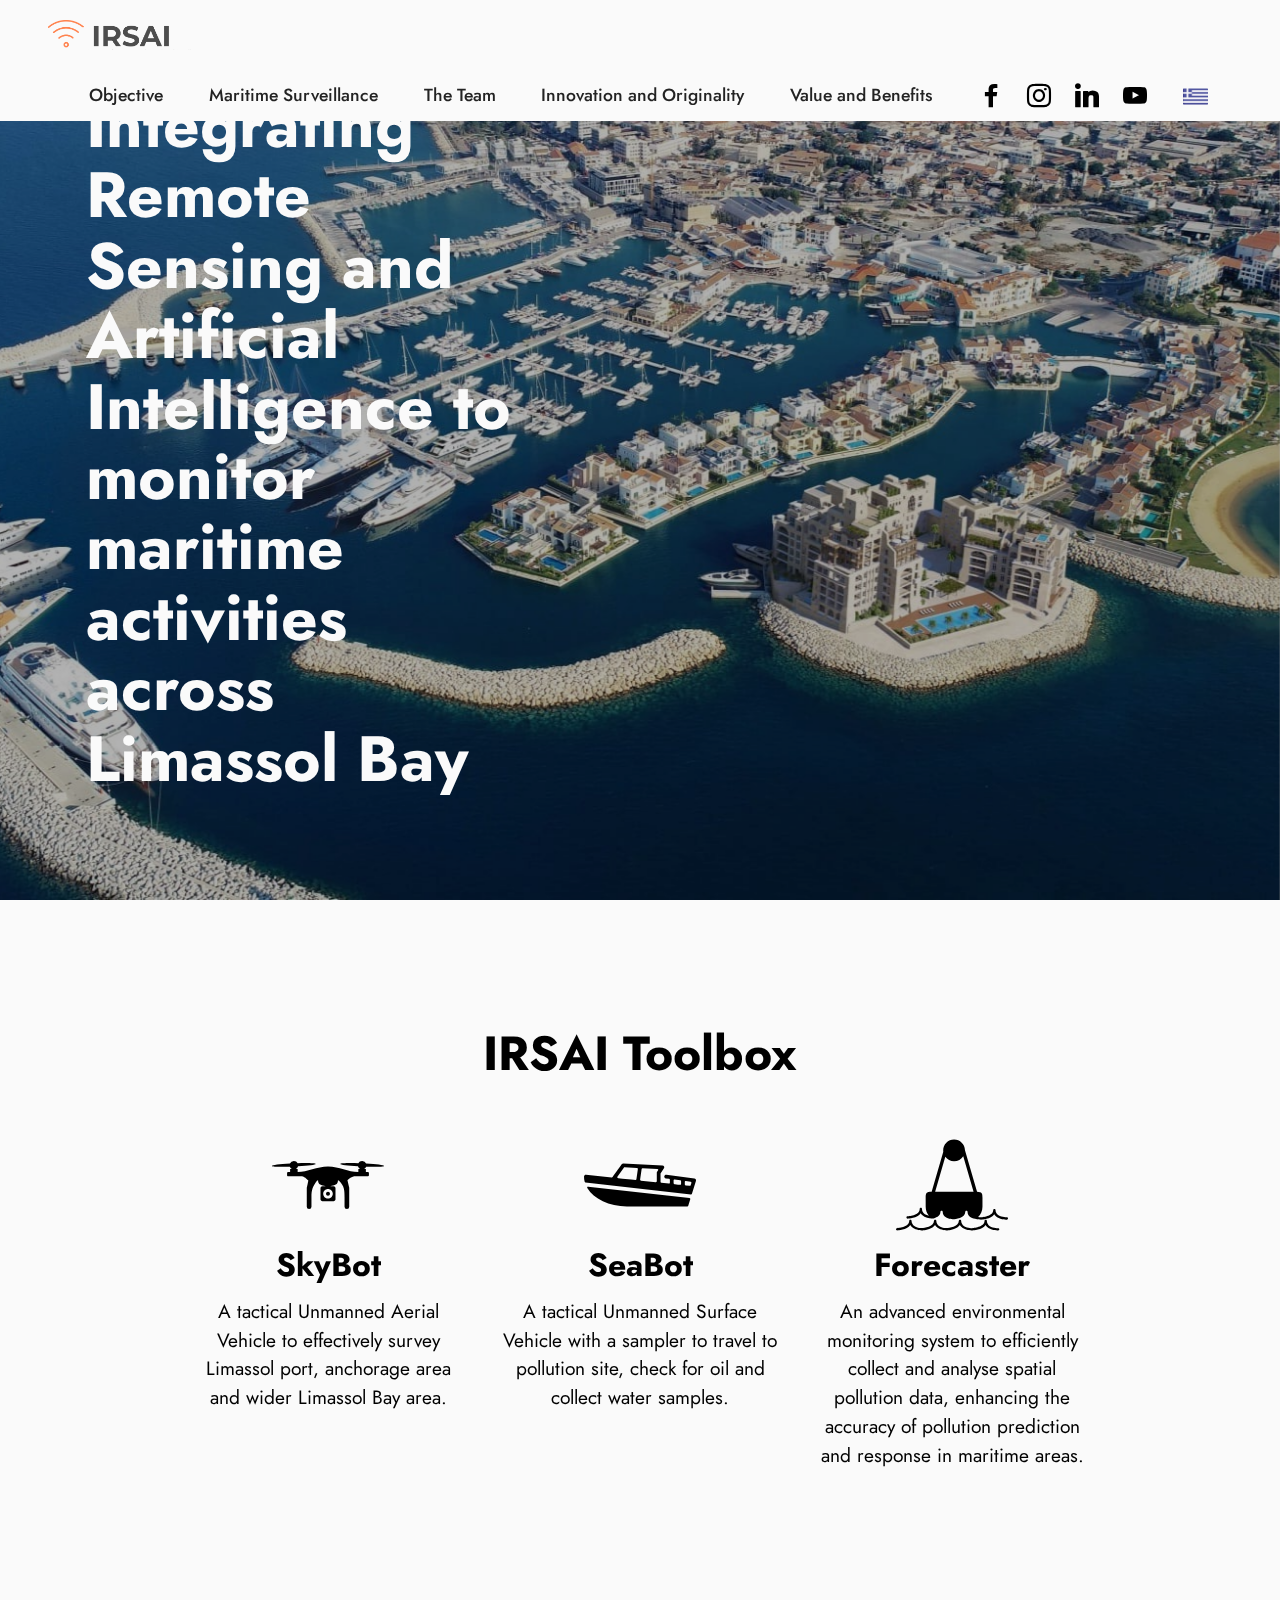
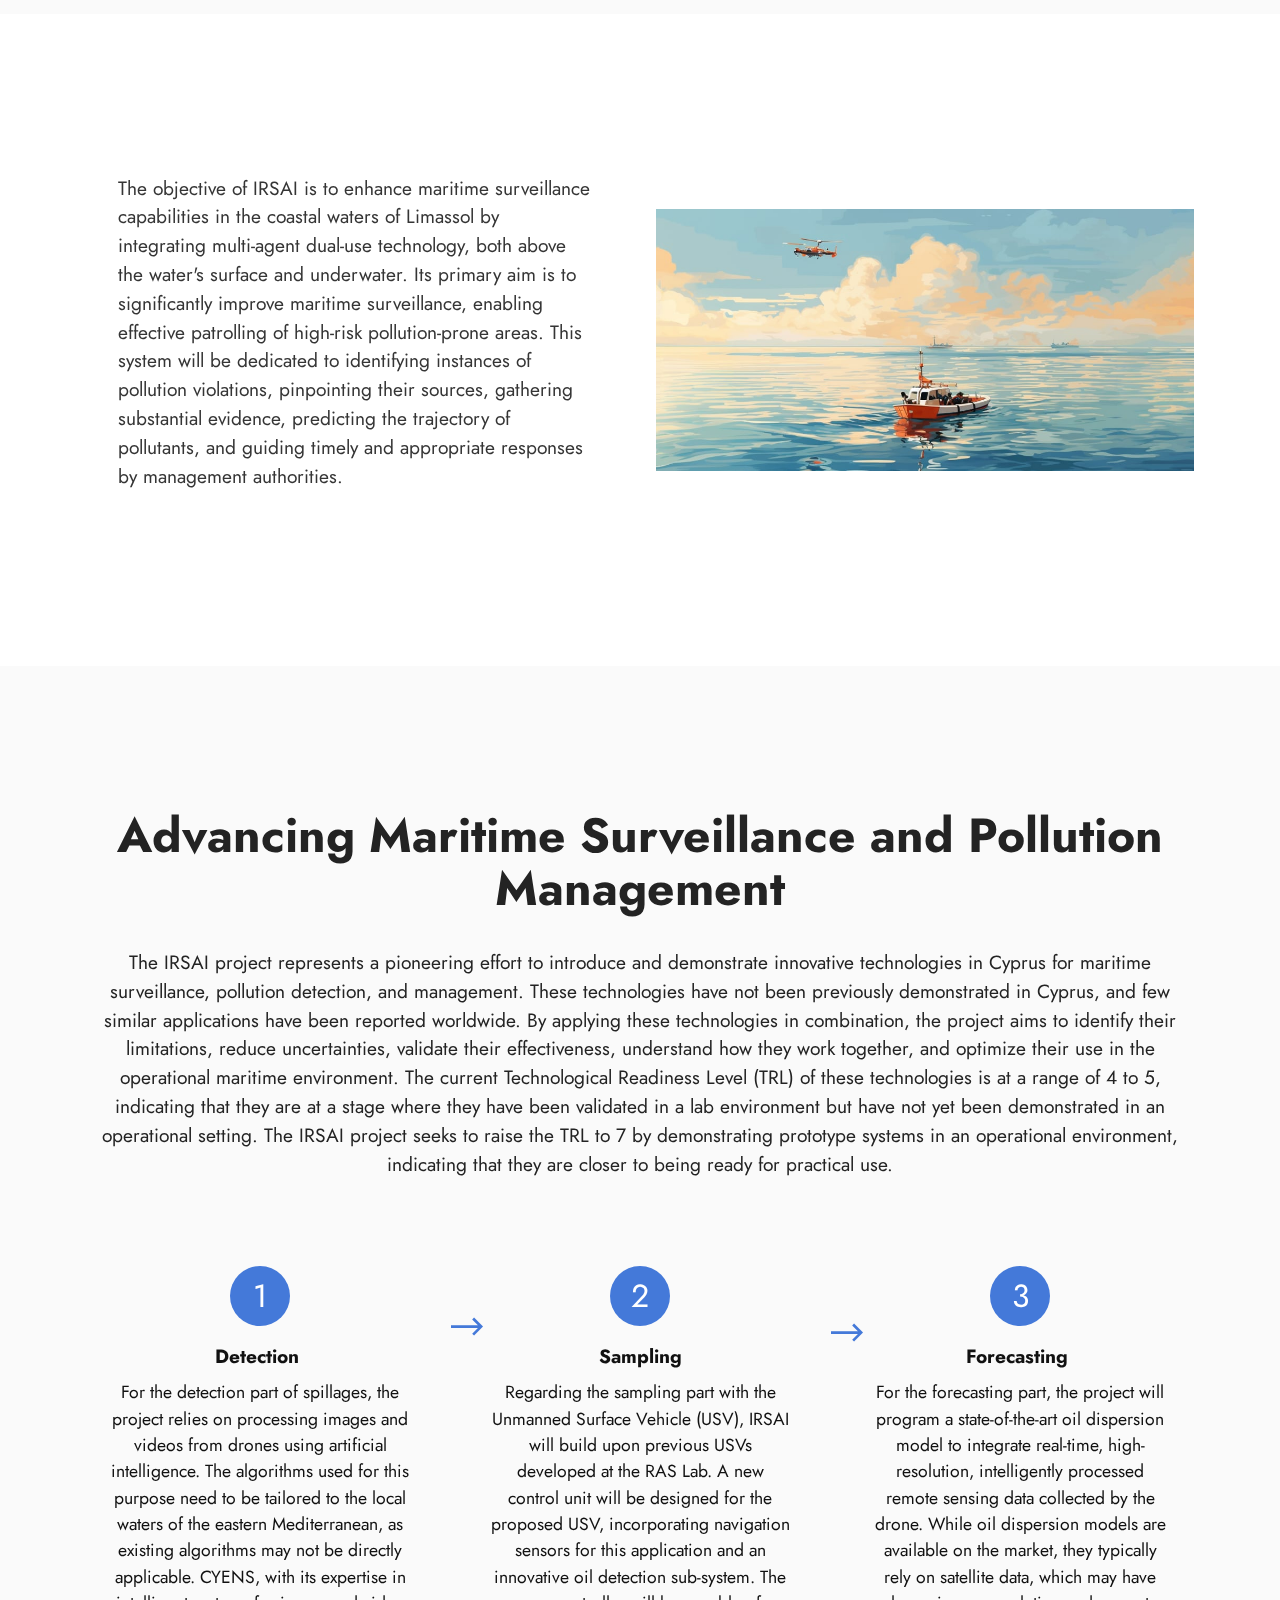
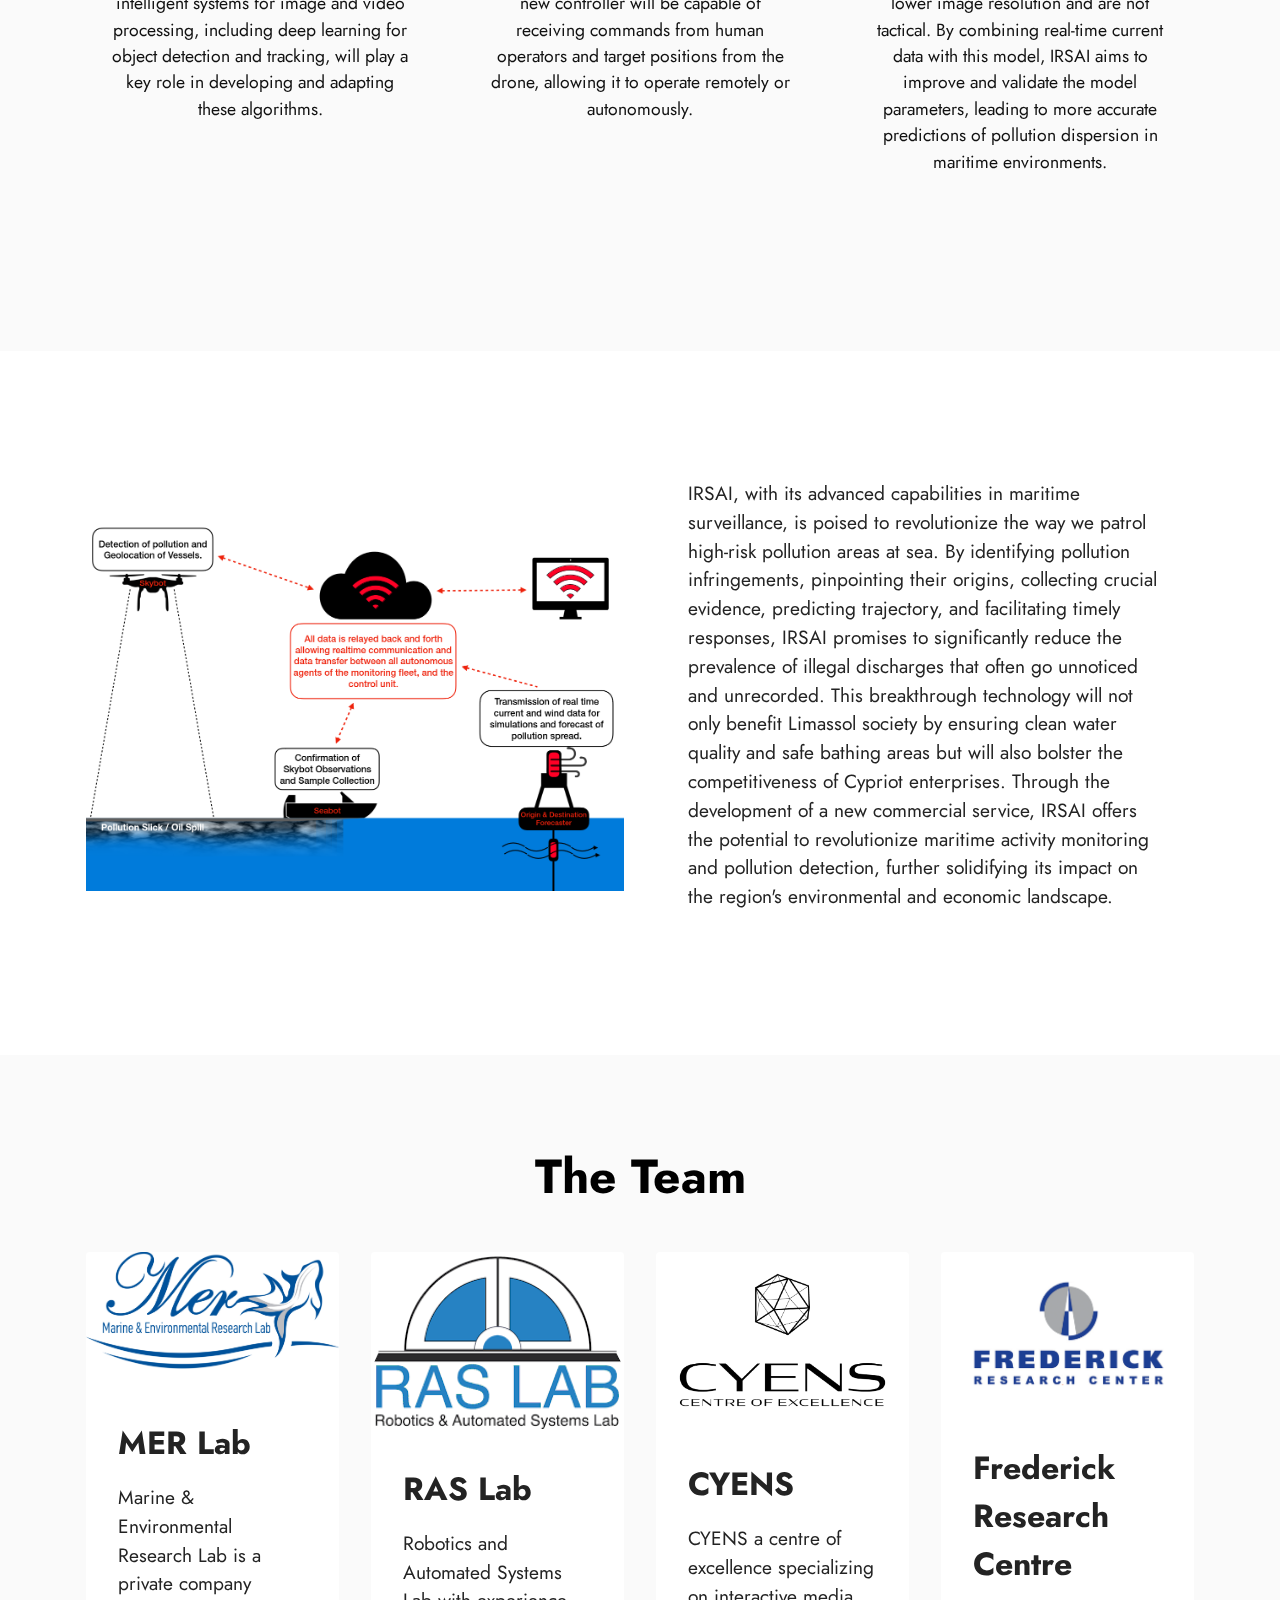
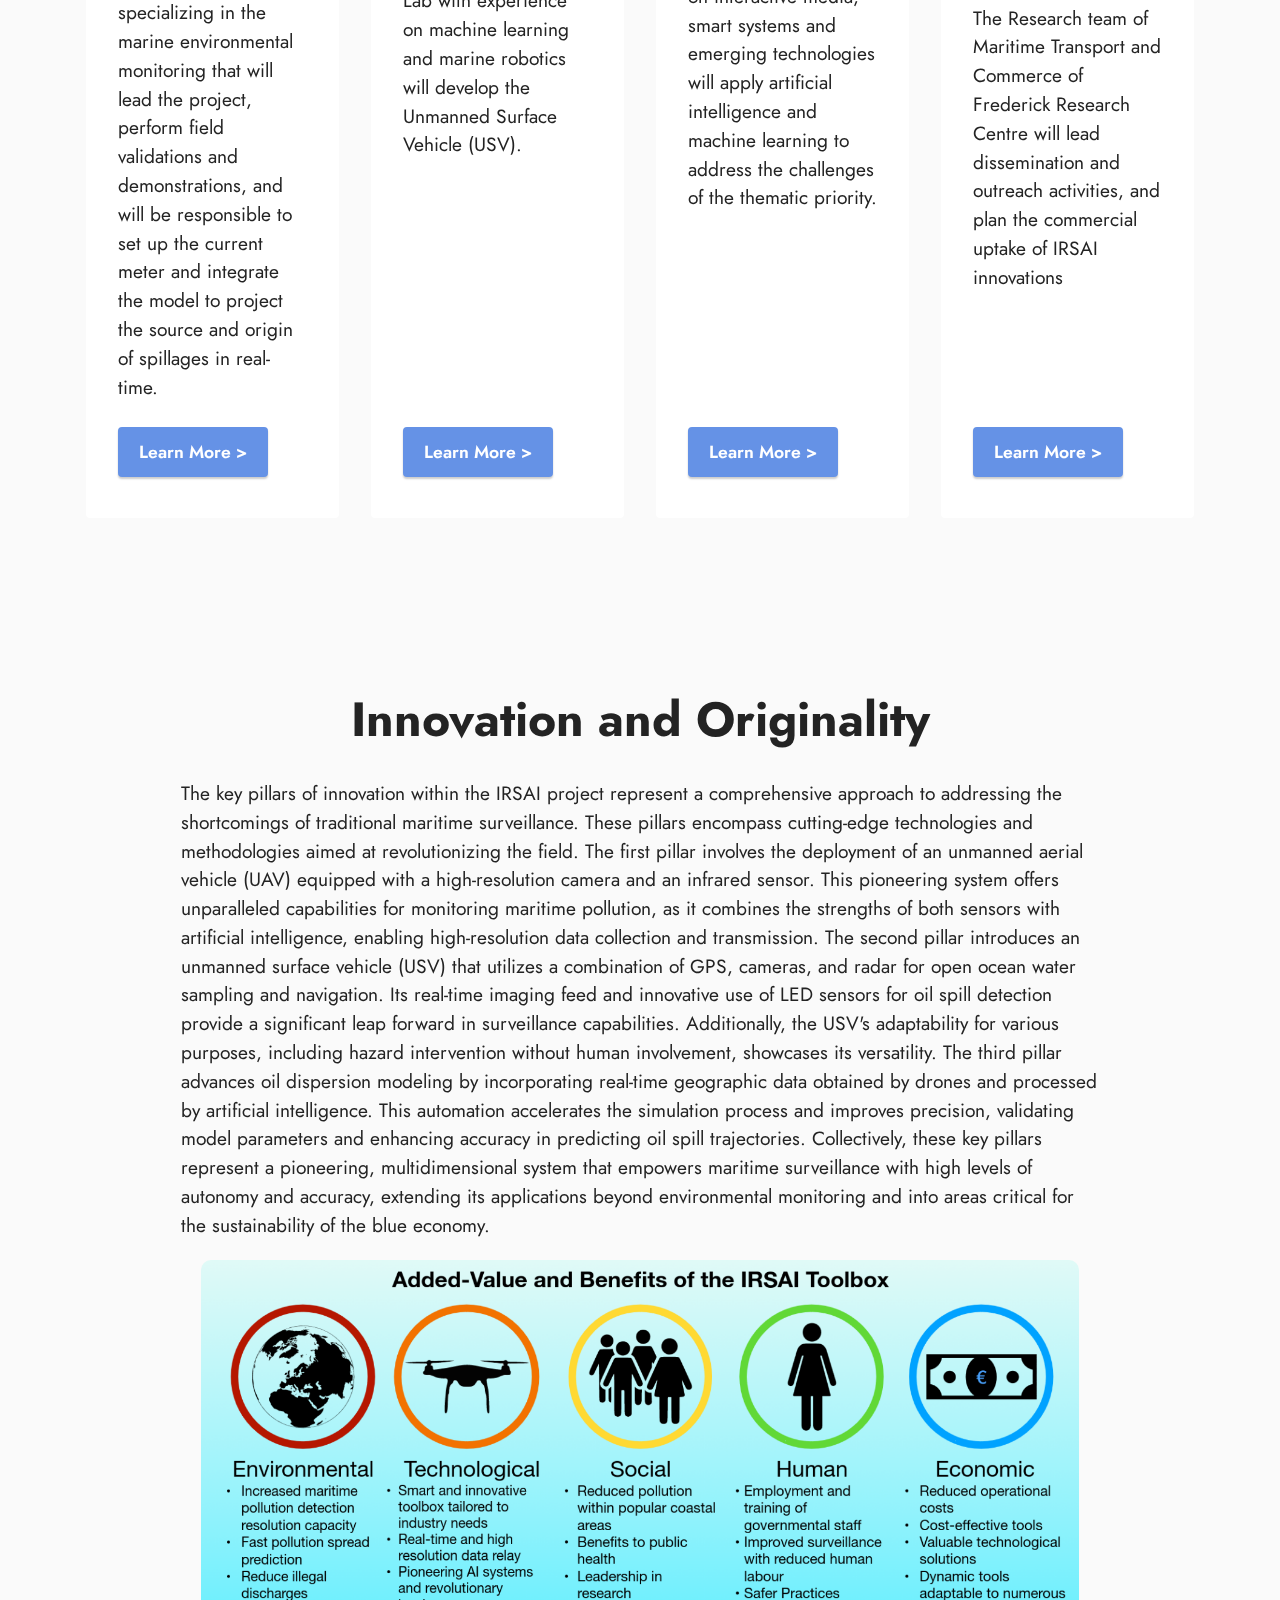
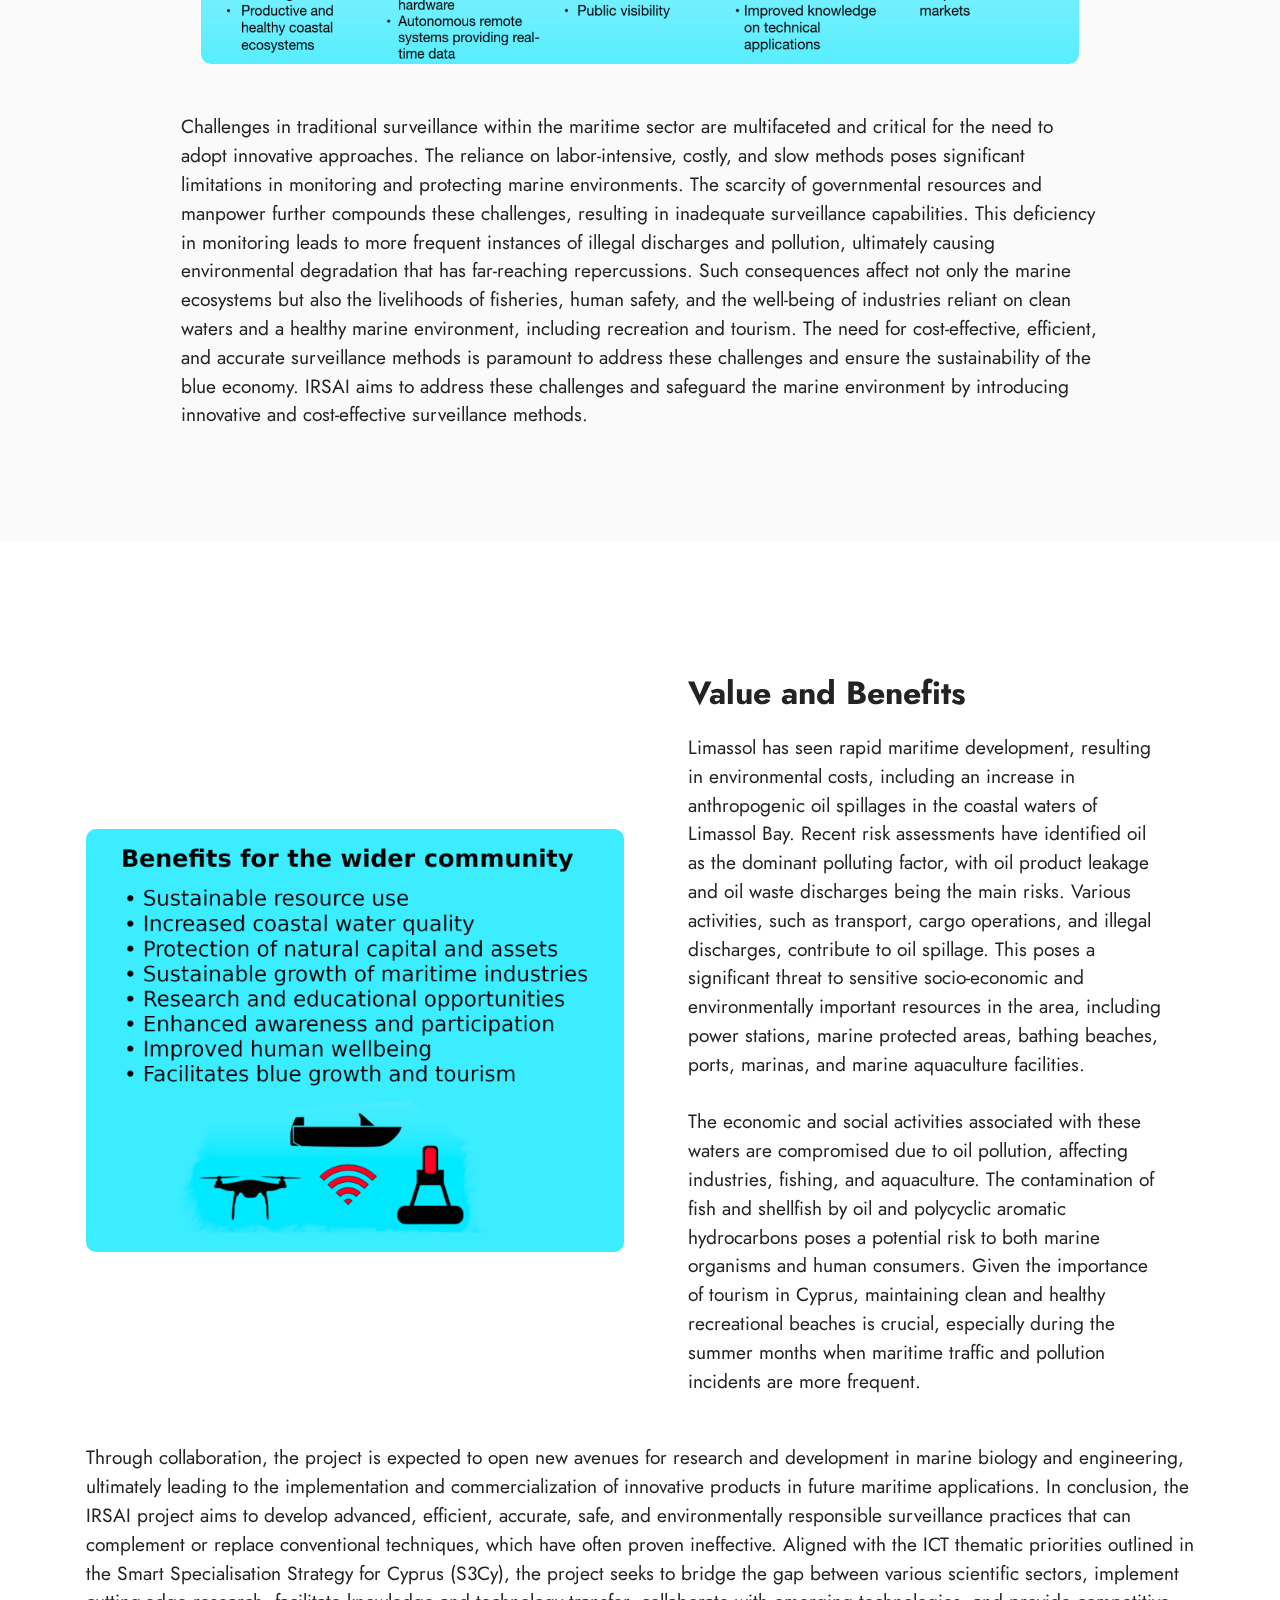
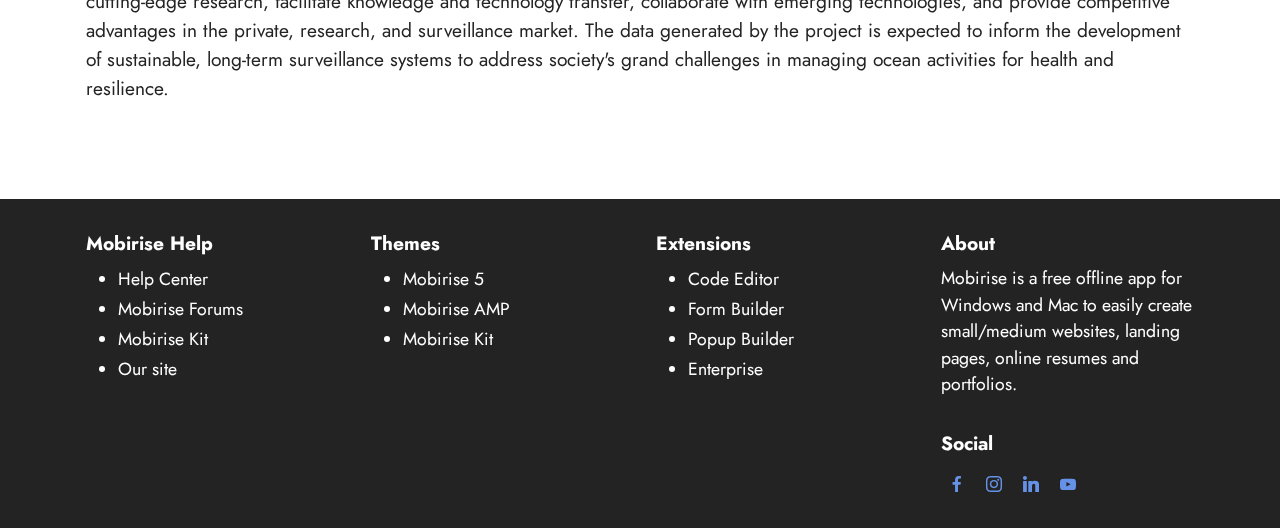
<file: en.html>
<!DOCTYPE html>
<html>

<head>
    <meta charset="UTF-8">
    <meta http-equiv="X-UA-Compatible" content="IE=edge">
    <meta name="viewport" content="width=device-width, initial-scale=1, minimum-scale=1">
    <link rel="shortcut icon" href="assets/images/logos/IRSAI/Original-Transparent-WifiOnly.png" type="image/x-icon">
    <title>IRSAI</title>
    <link rel="stylesheet" href="assets/web/assets/mobirise-icons2/mobirise2.css">
    <link rel="stylesheet" href="assets/bootstrap/css/bootstrap.min.css">
    <link rel="stylesheet" href="assets/bootstrap/css/bootstrap-grid.min.css">
    <link rel="stylesheet" href="assets/bootstrap/css/bootstrap-reboot.min.css">
    <link rel="stylesheet" href="assets/parallax/jarallax.css">
    <link rel="stylesheet" href="assets/dropdown/css/style.css">
    <link rel="stylesheet" href="assets/socicon/css/styles.css">
    <link rel="stylesheet" href="assets/theme/css/style.css">
    <link rel="preload"
        href="https://fonts.googleapis.com/css?family=Jost:100,200,300,400,500,600,700,800,900,100i,200i,300i,400i,500i,600i,700i,800i,900i&display=swap"
        as="style" onload="this.onload=null;this.rel='stylesheet'">
    <noscript>
        <link rel="stylesheet"
            href="https://fonts.googleapis.com/css?family=Jost:100,200,300,400,500,600,700,800,900,100i,200i,300i,400i,500i,600i,700i,800i,900i&display=swap">
    </noscript>
    <link rel="preload" as="style" href="assets/mobirise/css/mbr-additional.css">
    <link rel="stylesheet" href="assets/mobirise/css/mbr-additional.css" type="text/css">
    <link rel="stylesheet" href="assets/css/main.css">


</head>

<!-- Google tag (gtag.js) -->
<script async src="https://www.googletagmanager.com/gtag/js?id=G-M12N08CP1G"></script>
<script>
    window.dataLayer = window.dataLayer || [];
    function gtag() { dataLayer.push(arguments); }
    gtag('js', new Date());

    gtag('config', 'G-M12N08CP1G');
</script>

<button onclick="ScrollToTopFunction()" id="ScrollToTop">^</button>

<body>

    <section data-bs-version="5.1" class="menu menu2 cid-sFCw1qGFAI" once="menu" id="menu2-23">

        <nav class="navbar navbar-dropdown navbar-fixed-top navbar-expand-lg">
            <div class="container-fluid">
                <div class="navbar-brand">

                    <span class="navbar-caption-wrap"><a href="./"> <img style="height:30px"
                                src="./assets/images/logos/IRSAI/Original-Transparent-LogoOnly.png"
                                alt="IRSAI logo"></a></span>
                </div>
                <button class="navbar-toggler" type="button" data-toggle="collapse" data-bs-toggle="collapse"
                    data-target="#navbarSupportedContent" data-bs-target="#navbarSupportedContent"
                    aria-controls="navbarNavAltMarkup" aria-expanded="false" aria-label="Toggle navigation">
                    <div class="hamburger">
                        <span></span>
                        <span></span>
                        <span></span>
                        <span></span>
                    </div>
                </button>
                <div class="collapse navbar-collapse" id="navbarSupportedContent">
                    <ul class="navbar-nav nav-dropdown nav-right" data-app-modern-menu="true">
                        <li class="nav-item"><a class="nav-link link text-black display-4" href="#objective">
                                Objective</a></li>
                        <li class="nav-item"><a class="nav-link link text-black display-4" href="#surveillance">
                                Maritime Surveillance</a></li>
                        <li class="nav-item"><a class="nav-link link text-black display-4" href="#team">
                                The Team</a></li>
                        <li class="nav-item"><a class="nav-link link text-black display-4" href="#innovation">
                                Innovation and Originality</a></li>
                        <li class="nav-item"><a class="nav-link link text-black display-4" href="#value">Value and
                                Benefits</a>
                        </li>
                    </ul>
                    <div class="icons-menu">
                        <a class="iconfont-wrapper" href="https://www.facebook.com/IRSAI.org/" target="_blank">
                            <span class="p-2 mbr-iconfont socicon-facebook socicon"></span>
                        </a>
                        <a class="iconfont-wrapper" href="https://www.instagram.com/irsai.organization/"
                            target="_blank">
                            <span class="p-2 mbr-iconfont socicon-instagram socicon"></span>
                        </a>

                        <a class="iconfont-wrapper" href="https://www.linkedin.com/company/irsai/?viewAsMember=true"
                            target="_blank">
                            <span class="p-2 mbr-iconfont socicon-linkedin socicon"></span>
                        </a>
                        <a class="iconfont-wrapper" href="https://www.youtube.com/@IRSAI.organization" target="_blank">
                            <span class="p-2 mbr-iconfont socicon-youtube socicon"></span>
                        </a>
                        <a class="iconfont-wrapper" href="./index.html">
                            <img style="width: 25px; margin-left: 20px;" src="./assets/images/languages/greek.png"
                                alt="English">
                        </a>
                    </div>

                </div>
            </div>
        </nav>
    </section>

    <section data-bs-version="5.1" class="header1 cid-tUOIiR8iYg mbr-fullscreen mbr-parallax-background" id="header1-8">




        <div class="mbr-overlay" style="opacity: 30%; background-color: rgb(0,0, 0);"></div>

        <div class="container">
            <div class="row">
                <div class="col-12 col-lg-5">
                    <h1 class="mbr-section-title mbr-fonts-style mb-3 display-1"><strong>Integrating Remote Sensing and
                            Artificial Intelligence to monitor maritime activities across Limassol Bay</strong></h1>



                </div>
            </div>
        </div>
    </section>

    <section data-bs-version="5.1" class="features1 cid-sFzyUE9AaP" id="features1-1i">



        <div class="container-fluid">
            <div class="row">
                <div class="col-12 col-lg-9">
                    <h3 class="mbr-section-title mbr-fonts-style align-center mb-0 display-2"><strong>IRSAI
                            Toolbox</strong></h3>

                </div>
            </div>
            <div class="row">
                <div class="card col-12 col-md-6 col-lg-3">
                    <div class="card-wrapper">
                        <div class="card-box align-center">
                            <div class="iconfont-wrapper">
                                <img src="./assets/images/svgs/drone-svgrepo-com.svg" alt="drone"
                                    style="width: 40%;  margin: auto;" />

                            </div>
                            <h5 class="card-title mbr-fonts-style display-5"><strong>SkyBot</strong></h5>
                            <p class="card-text mbr-fonts-style display-7">A tactical Unmanned Aerial Vehicle to
                                effectively survey Limassol port, anchorage area and wider Limassol Bay area.</p>
                        </div>
                    </div>
                </div>
                <div class="card col-12 col-md-6 col-lg-3">
                    <div class="card-wrapper">
                        <div class="card-box align-center">
                            <div class="iconfont-wrapper">
                                <img src="./assets/images/svgs/boat-svgrepo-com.svg" alt="drone"
                                    style="width: 40%;  margin: auto;" />
                            </div>
                            <h5 class="card-title mbr-fonts-style display-5"><strong>SeaBot</strong></h5>
                            <p class="card-text mbr-fonts-style display-7">A tactical Unmanned Surface Vehicle with a
                                sampler to travel to pollution site, check for oil and collect water samples.</p>
                        </div>
                    </div>
                </div>
                <div class="card col-12 col-md-6 col-lg-3">
                    <div class="card-wrapper">
                        <div class="card-box align-center">
                            <div class="iconfont-wrapper">
                                <img src="./assets/images/svgs/buoy-svgrepo-com.svg" alt="drone"
                                    style="width: 40%;  margin: auto;" />
                            </div>
                            <h5 class="card-title mbr-fonts-style display-5"><strong>Forecaster</strong></h5>
                            <p class="card-text mbr-fonts-style display-7">An advanced environmental monitoring system
                                to efficiently collect and analyse spatial pollution data, enhancing the accuracy of
                                pollution prediction and response in maritime areas.</p>
                        </div>
                    </div>
                </div>

            </div>
        </div>
    </section>

    <section data-bs-version="5.1" class="header14 cid-sFzxmVl7J6" id="header14-1f">





        <div class="container" id="objective">
            <div class="row justify-content-center align-items-center">
                <div class="col-12 col-md-6 image-wrapper">
                    <img src="assets/images/main/AI-image-1024x500.jpg">
                </div>
                <div class="col-12 col-md">
                    <div class="text-wrapper">

                        <p class="mbr-text mbr-fonts-style display-7">The objective of IRSAI is to enhance maritime
                            surveillance capabilities in the coastal waters of Limassol by integrating multi-agent
                            dual-use technology, both above the water's surface and underwater. Its primary aim is to
                            significantly improve maritime surveillance, enabling effective patrolling of high-risk
                            pollution-prone areas. This system will be dedicated to identifying instances of pollution
                            violations, pinpointing their sources, gathering substantial evidence, predicting the
                            trajectory of pollutants, and guiding timely and appropriate responses by management
                            authorities.</p>

                    </div>
                </div>
            </div>
        </div>
    </section>

    <section data-bs-version="5.1" class="features23 cid-sFAyHxWQ1N" id="features24-20">



        <div class="container" id="surveillance">
            <div class="row justify-content-center">
                <div class="col-12">
                    <div class="card-wrapper mb-4">
                        <div class="card-box align-center">
                            <h4 class="card-title mbr-fonts-style mb-4 display-2"><strong>Advancing Maritime
                                    Surveillance and Pollution Management</strong></h4>
                            <p class="mbr-text mbr-fonts-style mb-4 display-7">The IRSAI project represents a pioneering
                                effort to introduce and demonstrate innovative technologies in Cyprus for maritime
                                surveillance, pollution detection, and management. These technologies have not been
                                previously demonstrated in Cyprus, and few similar applications have been reported
                                worldwide. By applying these technologies in combination, the project aims to identify
                                their limitations, reduce uncertainties, validate their effectiveness, understand how
                                they work together, and optimize their use in the operational maritime environment. The
                                current Technological Readiness Level (TRL) of these technologies is at a range of 4 to
                                5, indicating that they are at a stage where they have been validated in a lab
                                environment but have not yet been demonstrated in an operational setting. The IRSAI
                                project seeks to raise the TRL to 7 by demonstrating prototype systems in an operational
                                environment, indicating that they are closer to being ready for practical use.<br></p>

                        </div>
                    </div>
                </div>
                <div class="col-12 col-md-6 col-lg-4">
                    <div class="item first mbr-flex p-4">
                        <div class="icon-wrap w-100">
                            <div class="icon-box">
                                <span class="step-number mbr-fonts-style display-5">1</span>
                            </div>
                        </div>

                        <div class="text-box">
                            <h4 class="icon-title card-title mbr-black mbr-fonts-style display-7">
                                <strong>Detection&nbsp;</strong>
                            </h4>
                            <h5 class="mbr-text mbr-black mbr-fonts-style display-4">For the detection part of
                                spillages, the project relies on processing images and videos from drones using
                                artificial intelligence. The algorithms used for this purpose need to be tailored to the
                                local waters of the eastern Mediterranean, as existing algorithms may not be directly
                                applicable. CYENS, with its expertise in intelligent systems for image and video
                                processing, including deep learning for object detection and tracking, will play a key
                                role in developing and adapting these algorithms.</h5>
                        </div>
                    </div>
                </div>
                <div class="col-12 col-md-6 col-lg-4">
                    <div class="item mbr-flex p-4">
                        <div class="icon-wrap w-100">
                            <div class="icon-box">
                                <span class="step-number mbr-fonts-style display-5">2</span>
                            </div>
                        </div>
                        <div class="text-box">
                            <h4 class="icon-title card-title mbr-black mbr-fonts-style display-7">
                                <strong>Sampling</strong>
                            </h4>
                            <h5 class="mbr-text mbr-black mbr-fonts-style display-4">Regarding the sampling part with
                                the Unmanned Surface Vehicle (USV), IRSAI will build upon previous USVs developed at the
                                RAS Lab. A new control unit will be designed for the proposed USV, incorporating
                                navigation sensors for this application and an innovative oil detection sub-system. The
                                new controller will be capable of receiving commands from human operators and target
                                positions from the drone, allowing it to operate remotely or autonomously.</h5>
                        </div>
                    </div>
                </div>
                <div class="col-12 col-md-6 col-lg-4">
                    <div class="item mbr-flex p-4">
                        <div class="icon-wrap w-100">
                            <div class="icon-box">
                                <span class="step-number mbr-fonts-style display-5">3</span>
                            </div>
                        </div>
                        <div class="text-box">
                            <h4 class="icon-title card-title mbr-black mbr-fonts-style display-7">
                                <strong>Forecasting&nbsp;</strong>
                            </h4>
                            <h5 class="mbr-text mbr-black mbr-fonts-style display-4">For the forecasting part, the
                                project will program a state-of-the-art oil dispersion model to integrate real-time,
                                high-resolution, intelligently processed remote sensing data collected by the drone.
                                While oil dispersion models are available on the market, they typically rely on
                                satellite data, which may have lower image resolution and are not tactical. By combining
                                real-time current data with this model, IRSAI aims to improve and validate the model
                                parameters, leading to more accurate predictions of pollution dispersion in maritime
                                environments.</h5>
                        </div>
                    </div>
                </div>





            </div>
        </div>
    </section>

    <section data-bs-version="5.1" class="header14 cid-sFzz5E692j" id="header14-1j">





        <div class="container">
            <div class="row justify-content-center align-items-center">
                <div class="col-12 col-md-6 image-wrapper">
                    <img src="assets/images/main/DiagramEn.png">
                </div>
                <div class="col-12 col-md">
                    <div class="text-wrapper">

                        <p class="mbr-text mbr-fonts-style display-7">IRSAI, with its advanced capabilities in maritime
                            surveillance, is poised to revolutionize the way we patrol high-risk pollution areas at sea.
                            By identifying pollution infringements, pinpointing their origins, collecting crucial
                            evidence, predicting trajectory, and facilitating timely responses, IRSAI promises to
                            significantly reduce the prevalence of illegal discharges that often go unnoticed and
                            unrecorded. This breakthrough technology will not only benefit Limassol society by ensuring
                            clean water quality and safe bathing areas but will also bolster the competitiveness of
                            Cypriot enterprises. Through the development of a new commercial service, IRSAI offers the
                            potential to revolutionize maritime activity monitoring and pollution detection, further
                            solidifying its impact on the region's environmental and economic landscape.</p>

                    </div>
                </div>
            </div>
        </div>
    </section>

    <section data-bs-version="5.1" class="features3 cid-sFzFvgBfc0" id="features3-1p">


        <div class="container" id="team">
            <div class="mbr-section-head">
                <h4 class="mbr-section-title mbr-fonts-style align-center mb-5 display-2">
                    <strong>The Team</strong>
                </h4>

            </div>
            <div class="row mt-4">
                <div class="item features-image сol-12 col-md-6 col-lg-3">
                    <div class="item-wrapper">
                        <div class="item-img">
                            <img src="assets/images/logos/Mer-2347X1255.jpg">
                        </div>
                        <div class="item-content">
                            <h5 class="item-title mbr-fonts-style display-5"><strong>MER Lab</strong></h5>

                            <p class="mbr-text mbr-fonts-style mt-3 display-7">Marine &amp; Environmental Research Lab
                                is a private company specializing in the marine environmental monitoring that will lead
                                the project, perform field validations and demonstrations, and will be responsible to
                                set up the current meter and integrate the model to project the source and origin of
                                spillages in real-time.</p>
                        </div>
                        <div class="mbr-section-btn item-footer mt-2"><a href="https://www.merresearch.com/"
                                class="btn item-btn btn-primary display-4" target="_blank">Learn More
                                &gt;</a></div>
                    </div>
                </div>
                <div class="item features-image сol-12 col-md-6 col-lg-3">
                    <div class="item-wrapper">
                        <div class="item-img">
                            <img src="assets/images/logos/RasLab-246x205.png">
                        </div>
                        <div class="item-content">
                            <h5 class="item-title mbr-fonts-style display-5"><strong>RAS Lab</strong></h5>

                            <p class="mbr-text mbr-fonts-style mt-3 display-7">Robotics and Automated&nbsp;Systems
                                Lab&nbsp;with experience on machine learning and marine robotics will develop the
                                Unmanned Surface Vehicle (USV).</p>
                        </div>
                        <div class="mbr-section-btn item-footer mt-2"><a href="http://robotics.frederick.ac.cy"
                                class="btn item-btn btn-primary display-4" target="_blank">Learn More &gt;</a></div>
                    </div>
                </div>
                <div class="item features-image сol-12 col-md-6 col-lg-3">
                    <div class="item-wrapper">
                        <div class="item-img">
                            <img src="assets/images/logos/Cyens-816x569.png">
                        </div>
                        <div class="item-content">
                            <h5 class="item-title mbr-fonts-style display-5"><strong>CYENS</strong></h5>

                            <p class="mbr-text mbr-fonts-style mt-3 display-7">CYENS a centre of excellence specializing
                                on interactive media, smart systems and emerging technologies will apply artificial
                                <br>intelligence and machine learning to address the challenges of the thematic
                                priority.<br>
                            </p>
                        </div>
                        <div class="mbr-section-btn item-footer mt-2"><a href="https://www.cyens.org.cy/en-gb/"
                                class="btn item-btn btn-primary display-4" target="_blank">Learn More &gt;</a></div>
                    </div>
                </div>

                <div class="item features-image сol-12 col-md-6 col-lg-3">
                    <div class="item-wrapper">
                        <div class="item-img">
                            <img src="assets/images/logos/FRC-816x371.png">
                        </div>
                        <div class="item-content">
                            <h5 class="item-title mbr-fonts-style display-5"><strong>Frederick Research Centre</strong>
                            </h5>

                            <p class="mbr-text mbr-fonts-style mt-3 display-7">The
                                Research team of Maritime Transport and Commerce of Frederick Research Centre will lead
                                dissemination and
                                outreach activities, and plan the commercial uptake of IRSAI innovations</p>
                        </div>
                        <div class="mbr-section-btn item-footer mt-2"><a
                                href="https://www.frederick.ac.cy/en/research/frederick-research-center"
                                class="btn item-btn btn-primary display-4" target="_blank">Learn More
                                &gt;</a></div>
                    </div>
                </div>

            </div>
        </div>
    </section>
    <section data-bs-version="5.1" class="content4 cid-tUrGwig2af" id="content4-1">




        <div class="container" id="innovation">
            <div class="row justify-content-center">
                <div class="title col-md-12 col-lg-10">
                    <h3 class="mbr-section-title mbr-fonts-style align-center mb-4 display-2"><strong>Innovation and
                            Originality</strong></h3>
                    <h4 class="mbr-section-subtitle align-center mbr-fonts-style mb-4 display-7">The key pillars of
                        innovation within the IRSAI project represent a comprehensive approach to addressing the
                        shortcomings of traditional maritime surveillance. These pillars encompass cutting-edge
                        technologies and methodologies aimed at revolutionizing the field. The first pillar involves the
                        deployment of an unmanned aerial vehicle (UAV) equipped with a high-resolution camera and an
                        infrared sensor. This pioneering system offers unparalleled capabilities for monitoring maritime
                        pollution, as it combines the strengths of both sensors with artificial intelligence, enabling
                        high-resolution data collection and transmission. The second pillar introduces an unmanned
                        surface vehicle (USV) that utilizes a combination of GPS, cameras, and radar for open ocean
                        water sampling and navigation. Its real-time imaging feed and innovative use of LED sensors for
                        oil spill detection provide a significant leap forward in surveillance capabilities.
                        Additionally, the USV's adaptability for various purposes, including hazard intervention without
                        human involvement, showcases its versatility. The third pillar advances oil dispersion modeling
                        by incorporating real-time geographic data obtained by drones and processed by artificial
                        intelligence. This automation accelerates the simulation process and improves precision,
                        validating model parameters and enhancing accuracy in predicting oil spill trajectories.
                        Collectively, these key pillars represent a pioneering, multidimensional system that empowers
                        maritime surveillance with high levels of autonomy and accuracy, extending its applications
                        beyond environmental monitoring and into areas critical for the sustainability of the blue
                        economy.<br>
                        <div class="image-wrapper">
                            <img src="assets/images/main/ValueEn.png" style="padding: 20px;border-radius: 30px;">
                        </div>
                        <br>Challenges in traditional surveillance within the maritime sector are
                        multifaceted and critical for the need to adopt innovative approaches. The reliance on
                        labor-intensive, costly, and slow methods poses significant limitations in monitoring and
                        protecting marine environments. The scarcity of governmental resources and manpower further
                        compounds these challenges, resulting in inadequate surveillance capabilities. This deficiency
                        in monitoring leads to more frequent instances of illegal discharges and pollution, ultimately
                        causing environmental degradation that has far-reaching repercussions. Such consequences affect
                        not only the marine ecosystems but also the livelihoods of fisheries, human safety, and the
                        well-being of industries reliant on clean waters and a healthy marine environment, including
                        recreation and tourism. The need for cost-effective, efficient, and accurate surveillance
                        methods is paramount to address these challenges and ensure the sustainability of the blue
                        economy. IRSAI aims to address these challenges and safeguard the marine environment by
                        introducing innovative and cost-effective surveillance methods.
                    </h4>

                </div>
            </div>
        </div>
    </section>

    <section data-bs-version="5.1" class="image2 cid-tUrMPYdguw" id="image2-2">

        <div class="container" id="value">
            <div class="row align-items-center">

                <div class="col-12 col-lg">
                    <div class="text-wrapper">
                        <h3 class="mbr-section-title mbr-fonts-style mb-3 display-5"><strong>Value and Benefits</strong>
                        </h3>
                        <p class="mbr-text mbr-fonts-style display-7">Limassol has seen rapid maritime development,
                            resulting in environmental costs, including an increase in anthropogenic oil spillages in
                            the coastal waters of Limassol Bay. Recent risk assessments have identified oil as the
                            dominant polluting factor, with oil product leakage and oil waste discharges being the main
                            risks. Various activities, such as transport, cargo operations, and illegal discharges,
                            contribute to oil spillage. This poses a significant threat to sensitive socio-economic and
                            environmentally important resources in the area, including power stations, marine protected
                            areas, bathing beaches, ports, marinas, and marine aquaculture facilities.
                            <br>
                            <br>The economic and social activities associated with these waters are compromised due to
                            oil pollution, affecting industries, fishing, and aquaculture. The contamination of fish and
                            shellfish by oil and polycyclic aromatic hydrocarbons poses a potential risk to both marine
                            organisms and human consumers. Given the importance of tourism in Cyprus, maintaining clean
                            and healthy recreational beaches is crucial, especially during the summer months when
                            maritime traffic and pollution incidents are more frequent.
                        </p>
                    </div>
                </div>
                <div class="col-12 col-lg-6">
                    <div class="image-wrapper">
                        <img src="assets/images/main/BenefitsVerticalEn.png" style="border-radius: 10px;">

                    </div>
                </div>
            </div>
        </div>
    </section>

    <section data-bs-version="5.1" class="content5 cid-tUrNN4mVMF" id="content5-3">

        <div class="container">
            <div class="row justify-content-center">
                <div class="col-md-12 col-lg-12">


                    <p class="mbr-text mbr-fonts-style display-7">
                        Through collaboration, the project is expected to open new avenues for research and development
                        in marine biology and engineering, ultimately leading to the implementation and
                        commercialization of innovative products in future maritime applications. In conclusion, the
                        IRSAI project aims to develop advanced, efficient, accurate, safe, and environmentally
                        responsible surveillance practices that can complement or replace conventional techniques, which
                        have often proven ineffective. Aligned with the ICT thematic priorities outlined in the Smart
                        Specialisation Strategy for Cyprus (S3Cy), the project seeks to bridge the gap between various
                        scientific sectors, implement cutting-edge research, facilitate knowledge and technology
                        transfer, collaborate with emerging technologies, and provide competitive advantages in the
                        private, research, and surveillance market. The data generated by the project is expected to
                        inform the development of sustainable, long-term surveillance systems to address society's grand
                        challenges in managing ocean activities for health and resilience.</p>
                </div>
            </div>
        </div>
    </section>









    <section data-bs-version="5.1" class="footer7 cid-tUrOQoa85O" once="footers" id="footer7-4">


        <div class="container">
            <div class="row mbr-white">
                <div class="col-12 col-md-6 col-lg-3">
                    <h5 class="mbr-section-subtitle mbr-fonts-style mb-2 display-7">
                        <strong>Mobirise Help</strong>
                    </h5>
                    <ul class="list mbr-fonts-style display-4">
                        <li class="mbr-text item-wrap">Help Center</li>
                        <li class="mbr-text item-wrap">Mobirise Forums</li>
                        <li class="mbr-text item-wrap">Mobirise Kit</li>
                        <li class="mbr-text item-wrap">Our site</li>
                    </ul>
                </div>
                <div class="col-12 col-md-6 col-lg-3">
                    <h5 class="mbr-section-subtitle mbr-fonts-style mb-2 display-7">
                        <strong>Themes</strong>
                    </h5>
                    <ul class="list mbr-fonts-style display-4">

                        <li class="mbr-text item-wrap">Mobirise 5</li>
                        <li class="mbr-text item-wrap">Mobirise AMP</li>
                        <li class="mbr-text item-wrap">Mobirise Kit</li>
                    </ul>
                </div>
                <div class="col-12 col-md-6 col-lg-3">
                    <h5 class="mbr-section-subtitle mbr-fonts-style mb-2 display-7">
                        <strong>Extensions</strong>
                    </h5>
                    <ul class="list mbr-fonts-style display-4">
                        <li class="mbr-text item-wrap">Code Editor</li>
                        <li class="mbr-text item-wrap">Form Builder</li>
                        <li class="mbr-text item-wrap">Popup Builder</li>
                        <li class="mbr-text item-wrap">Enterprise</li>
                    </ul>
                </div>
                <div class="col-12 col-md-6 col-lg-3">
                    <h5 class="mbr-section-subtitle mbr-fonts-style mb-2 display-7">
                        <strong>About</strong>
                    </h5>
                    <p class="mbr-text mbr-fonts-style mb-4 display-4">
                        Mobirise is a free offline app for
                        Windows and Mac to easily create small/medium websites, landing pages, online resumes and
                        portfolios.</p>
                    <h5 class="mbr-section-subtitle mbr-fonts-style mb-3 display-7">
                        <strong>Social</strong>
                    </h5>
                    <div class="icons-menu">
                        <a class="iconfont-wrapper" href="https://www.facebook.com/IRSAI.org/" target="_blank">
                            <span class="p-2 mbr-iconfont socicon-facebook socicon"></span>
                        </a>
                        <a class="iconfont-wrapper" href="https://www.instagram.com/irsai.organization/"
                            target="_blank">
                            <span class="p-2 mbr-iconfont socicon-instagram socicon"></span>
                        </a>

                        <a class="iconfont-wrapper" href="https://www.linkedin.com/company/irsai/?viewAsMember=true"
                            target="_blank">
                            <span class="p-2 mbr-iconfont socicon-linkedin socicon"></span>
                        </a>
                        <a class="iconfont-wrapper" href="https://www.youtube.com/@IRSAI.organization" target="_blank">
                            <span class="p-2 mbr-iconfont socicon-youtube socicon"></span>
                        </a>
                    </div>

                    </div>
                </div>

            </div>
        </div>
    </section>



    <script src="assets/bootstrap/js/bootstrap.bundle.min.js"></script>
    <script src="assets/parallax/jarallax.js"></script>
    <script src="assets/smoothscroll/smooth-scroll.js"></script>
    <script src="assets/ytplayer/index.js"></script>
    <script src="assets/dropdown/js/navbar-dropdown.js"></script>
    <script src="assets/theme/js/script.js"></script>
    <script src="assets/js/main.js"></script>
</body>

</html>
</file>
<file: assets/web/assets/mobirise-icons2/mobirise2.css>
@font-face {
  font-family: 'Moririse2';
  font-display: swap;
  src:  url('mobirise2.eot?f2bix4');
  src:  url('mobirise2.eot?f2bix4#iefix') format('embedded-opentype'),
    url('mobirise2.ttf?f2bix4') format('truetype'),
    url('mobirise2.woff?f2bix4') format('woff'),
    url('mobirise2.svg?f2bix4#mobirise2') format('svg');
  font-weight: normal;
  font-style: normal;
}

[class^="mobi-"], [class*=" mobi-"] {
  /* use !important to prevent issues with browser extensions that change fonts */
  font-family: 'Moririse2' !important;
  speak: none;
  font-style: normal;
  font-weight: normal;
  font-variant: normal;
  text-transform: none;
  line-height: 1;

  /* Better Font Rendering =========== */
  -webkit-font-smoothing: antialiased;
  -moz-osx-font-smoothing: grayscale;
}

.mobi-mbri-add-submenu:before {
  content: "\e900";
}
.mobi-mbri-alert:before {
  content: "\e901";
}
.mobi-mbri-align-center:before {
  content: "\e902";
}
.mobi-mbri-align-justify:before {
  content: "\e903";
}
.mobi-mbri-align-left:before {
  content: "\e904";
}
.mobi-mbri-align-right:before {
  content: "\e905";
}
.mobi-mbri-android:before {
  content: "\e906";
}
.mobi-mbri-apple:before {
  content: "\e907";
}
.mobi-mbri-arrow-down:before {
  content: "\e908";
}
.mobi-mbri-arrow-next:before {
  content: "\e909";
}
.mobi-mbri-arrow-prev:before {
  content: "\e90a";
}
.mobi-mbri-arrow-up:before {
  content: "\e90b";
}
.mobi-mbri-bold:before {
  content: "\e90c";
}
.mobi-mbri-bookmark:before {
  content: "\e90d";
}
.mobi-mbri-bootstrap:before {
  content: "\e90e";
}
.mobi-mbri-briefcase:before {
  content: "\e90f";
}
.mobi-mbri-browse:before {
  content: "\e910";
}
.mobi-mbri-bulleted-list:before {
  content: "\e911";
}
.mobi-mbri-calendar:before {
  content: "\e912";
}
.mobi-mbri-camera:before {
  content: "\e913";
}
.mobi-mbri-cart-add:before {
  content: "\e914";
}
.mobi-mbri-cart-full:before {
  content: "\e915";
}
.mobi-mbri-cash:before {
  content: "\e916";
}
.mobi-mbri-change-style:before {
  content: "\e917";
}
.mobi-mbri-chat:before {
  content: "\e918";
}
.mobi-mbri-clock:before {
  content: "\e919";
}
.mobi-mbri-close:before {
  content: "\e91a";
}
.mobi-mbri-cloud:before {
  content: "\e91b";
}
.mobi-mbri-code:before {
  content: "\e91c";
}
.mobi-mbri-contact-form:before {
  content: "\e91d";
}
.mobi-mbri-credit-card:before {
  content: "\e91e";
}
.mobi-mbri-cursor-click:before {
  content: "\e91f";
}
.mobi-mbri-cust-feedback:before {
  content: "\e920";
}
.mobi-mbri-database:before {
  content: "\e921";
}
.mobi-mbri-delivery:before {
  content: "\e922";
}
.mobi-mbri-desktop:before {
  content: "\e923";
}
.mobi-mbri-devices:before {
  content: "\e924";
}
.mobi-mbri-down:before {
  content: "\e925";
}
.mobi-mbri-download-2:before {
  content: "\e926";
}
.mobi-mbri-download:before {
  content: "\e927";
}
.mobi-mbri-drag-n-drop-2:before {
  content: "\e928";
}
.mobi-mbri-drag-n-drop:before {
  content: "\e929";
}
.mobi-mbri-edit-2:before {
  content: "\e92a";
}
.mobi-mbri-edit:before {
  content: "\e92b";
}
.mobi-mbri-error:before {
  content: "\e92c";
}
.mobi-mbri-extension:before {
  content: "\e92d";
}
.mobi-mbri-features:before {
  content: "\e92e";
}
.mobi-mbri-file:before {
  content: "\e92f";
}
.mobi-mbri-flag:before {
  content: "\e930";
}
.mobi-mbri-folder:before {
  content: "\e931";
}
.mobi-mbri-gift:before {
  content: "\e932";
}
.mobi-mbri-github:before {
  content: "\e933";
}
.mobi-mbri-globe-2:before {
  content: "\e934";
}
.mobi-mbri-globe:before {
  content: "\e935";
}
.mobi-mbri-growing-chart:before {
  content: "\e936";
}
.mobi-mbri-hearth:before {
  content: "\e937";
}
.mobi-mbri-help:before {
  content: "\e938";
}
.mobi-mbri-home:before {
  content: "\e939";
}
.mobi-mbri-hot-cup:before {
  content: "\e93a";
}
.mobi-mbri-idea:before {
  content: "\e93b";
}
.mobi-mbri-image-gallery:before {
  content: "\e93c";
}
.mobi-mbri-image-slider:before {
  content: "\e93d";
}
.mobi-mbri-info:before {
  content: "\e93e";
}
.mobi-mbri-italic:before {
  content: "\e93f";
}
.mobi-mbri-key:before {
  content: "\e940";
}
.mobi-mbri-laptop:before {
  content: "\e941";
}
.mobi-mbri-layers:before {
  content: "\e942";
}
.mobi-mbri-left-right:before {
  content: "\e943";
}
.mobi-mbri-left:before {
  content: "\e944";
}
.mobi-mbri-letter:before {
  content: "\e945";
}
.mobi-mbri-like:before {
  content: "\e946";
}
.mobi-mbri-link:before {
  content: "\e947";
}
.mobi-mbri-lock:before {
  content: "\e948";
}
.mobi-mbri-login:before {
  content: "\e949";
}
.mobi-mbri-logout:before {
  content: "\e94a";
}
.mobi-mbri-magic-stick:before {
  content: "\e94b";
}
.mobi-mbri-map-pin:before {
  content: "\e94c";
}
.mobi-mbri-menu:before {
  content: "\e94d";
}
.mobi-mbri-mobile-2:before {
  content: "\e94e";
}
.mobi-mbri-mobile-horizontal:before {
  content: "\e94f";
}
.mobi-mbri-mobile:before {
  content: "\e950";
}
.mobi-mbri-mobirise:before {
  content: "\e951";
}
.mobi-mbri-more-horizontal:before {
  content: "\e952";
}
.mobi-mbri-more-vertical:before {
  content: "\e953";
}
.mobi-mbri-music:before {
  content: "\e954";
}
.mobi-mbri-new-file:before {
  content: "\e955";
}
.mobi-mbri-numbered-list:before {
  content: "\e956";
}
.mobi-mbri-opened-folder:before {
  content: "\e957";
}
.mobi-mbri-pages:before {
  content: "\e958";
}
.mobi-mbri-paper-plane:before {
  content: "\e959";
}
.mobi-mbri-paperclip:before {
  content: "\e95a";
}
.mobi-mbri-phone:before {
  content: "\e95b";
}
.mobi-mbri-photo:before {
  content: "\e95c";
}
.mobi-mbri-photos:before {
  content: "\e95d";
}
.mobi-mbri-pin:before {
  content: "\e95e";
}
.mobi-mbri-play:before {
  content: "\e95f";
}
.mobi-mbri-plus:before {
  content: "\e960";
}
.mobi-mbri-preview:before {
  content: "\e961";
}
.mobi-mbri-print:before {
  content: "\e962";
}
.mobi-mbri-protect:before {
  content: "\e963";
}
.mobi-mbri-question:before {
  content: "\e964";
}
.mobi-mbri-quote-left:before {
  content: "\e965";
}
.mobi-mbri-quote-right:before {
  content: "\e966";
}
.mobi-mbri-redo:before {
  content: "\e967";
}
.mobi-mbri-refresh:before {
  content: "\e968";
}
.mobi-mbri-responsive-2:before {
  content: "\e969";
}
.mobi-mbri-responsive:before {
  content: "\e96a";
}
.mobi-mbri-right:before {
  content: "\e96b";
}
.mobi-mbri-rocket:before {
  content: "\e96c";
}
.mobi-mbri-sad-face:before {
  content: "\e96d";
}
.mobi-mbri-sale:before {
  content: "\e96e";
}
.mobi-mbri-save:before {
  content: "\e96f";
}
.mobi-mbri-search:before {
  content: "\e970";
}
.mobi-mbri-setting-2:before {
  content: "\e971";
}
.mobi-mbri-setting-3:before {
  content: "\e972";
}
.mobi-mbri-setting:before {
  content: "\e973";
}
.mobi-mbri-share:before {
  content: "\e974";
}
.mobi-mbri-shopping-bag:before {
  content: "\e975";
}
.mobi-mbri-shopping-basket:before {
  content: "\e976";
}
.mobi-mbri-shopping-cart:before {
  content: "\e977";
}
.mobi-mbri-sites:before {
  content: "\e978";
}
.mobi-mbri-smile-face:before {
  content: "\e979";
}
.mobi-mbri-speed:before {
  content: "\e97a";
}
.mobi-mbri-star:before {
  content: "\e97b";
}
.mobi-mbri-success:before {
  content: "\e97c";
}
.mobi-mbri-sun:before {
  content: "\e97d";
}
.mobi-mbri-sun2:before {
  content: "\e97e";
}
.mobi-mbri-tablet-vertical:before {
  content: "\e97f";
}
.mobi-mbri-tablet:before {
  content: "\e980";
}
.mobi-mbri-target:before {
  content: "\e981";
}
.mobi-mbri-timer:before {
  content: "\e982";
}
.mobi-mbri-to-ftp:before {
  content: "\e983";
}
.mobi-mbri-to-local-drive:before {
  content: "\e984";
}
.mobi-mbri-touch-swipe:before {
  content: "\e985";
}
.mobi-mbri-touch:before {
  content: "\e986";
}
.mobi-mbri-trash:before {
  content: "\e987";
}
.mobi-mbri-underline:before {
  content: "\e988";
}
.mobi-mbri-undo:before {
  content: "\e989";
}
.mobi-mbri-unlink:before {
  content: "\e98a";
}
.mobi-mbri-unlock:before {
  content: "\e98b";
}
.mobi-mbri-up-down:before {
  content: "\e98c";
}
.mobi-mbri-up:before {
  content: "\e98d";
}
.mobi-mbri-update:before {
  content: "\e98e";
}
.mobi-mbri-upload-2:before {
  content: "\e98f";
}
.mobi-mbri-upload:before {
  content: "\e990";
}
.mobi-mbri-user-2:before {
  content: "\e991";
}
.mobi-mbri-user:before {
  content: "\e992";
}
.mobi-mbri-users:before {
  content: "\e993";
}
.mobi-mbri-video-play:before {
  content: "\e994";
}
.mobi-mbri-video:before {
  content: "\e995";
}
.mobi-mbri-watch:before {
  content: "\e996";
}
.mobi-mbri-website-theme-2:before {
  content: "\e997";
}
.mobi-mbri-website-theme:before {
  content: "\e998";
}
.mobi-mbri-wifi:before {
  content: "\e999";
}
.mobi-mbri-windows:before {
  content: "\e99a";
}
.mobi-mbri-zoom-in:before {
  content: "\e99b";
}
.mobi-mbri-zoom-out:before {
  content: "\e99c";
}
</file>
<file: assets/parallax/jarallax.css>
.jarallax {
    position: relative;
    z-index: 0;
}
.jarallax > .jarallax-img {
    position: absolute;
    object-fit: cover;
    /* support for plugin https://github.com/bfred-it/object-fit-images */
    font-family: 'object-fit: cover;';
    top: 0;
    left: 0;
    width: 100%;
    height: 100%;
    z-index: -1;
}
</file>
<file: assets/dropdown/css/style.css>
.navbar-dropdown {
  left: 0;
  padding: 0;
  position: absolute;
  right: 0;
  top: 0;
  transition: all 0.45s ease;
  z-index: 1030;
  background: #282828; }
  .navbar-dropdown .navbar-logo {
    margin-right: 0.8rem;
    transition: margin 0.3s ease-in-out;
    vertical-align: middle; }
    .navbar-dropdown .navbar-logo img {
      height: 3.125rem;
      transition: all 0.3s ease-in-out; }
    .navbar-dropdown .navbar-logo.mbr-iconfont {
      font-size: 3.125rem;
      line-height: 3.125rem; }
  .navbar-dropdown .navbar-caption {
    font-weight: 700;
    white-space: normal;
    vertical-align: -4px;
    line-height: 3.125rem !important; }
    .navbar-dropdown .navbar-caption, .navbar-dropdown .navbar-caption:hover {
      color: inherit;
      text-decoration: none; }
  .navbar-dropdown .mbr-iconfont + .navbar-caption {
    vertical-align: -1px; }
  .navbar-dropdown.navbar-fixed-top {
    position: fixed; }
  .navbar-dropdown .navbar-brand span {
    vertical-align: -4px; }
  .navbar-dropdown.bg-color.transparent {
    background: none; }
  .navbar-dropdown.navbar-short .navbar-brand {
    padding: 0.625rem 0; }
    .navbar-dropdown.navbar-short .navbar-brand span {
      vertical-align: -1px; }
  .navbar-dropdown.navbar-short .navbar-caption {
    line-height: 2.375rem !important;
    vertical-align: -2px; }
  .navbar-dropdown.navbar-short .navbar-logo {
    margin-right: 0.5rem; }
    .navbar-dropdown.navbar-short .navbar-logo img {
      height: 2.375rem; }
    .navbar-dropdown.navbar-short .navbar-logo.mbr-iconfont {
      font-size: 2.375rem;
      line-height: 2.375rem; }
  .navbar-dropdown.navbar-short .mbr-table-cell {
    height: 3.625rem; }
  .navbar-dropdown .navbar-close {
    left: 0.6875rem;
    position: fixed;
    top: 0.75rem;
    z-index: 1000; }
  .navbar-dropdown .hamburger-icon {
    content: "";
    display: inline-block;
    vertical-align: middle;
    width: 16px;
    -webkit-box-shadow: 0 -6px 0 1px #282828,0 0 0 1px #282828,0 6px 0 1px #282828;
    -moz-box-shadow: 0 -6px 0 1px #282828,0 0 0 1px #282828,0 6px 0 1px #282828;
    box-shadow: 0 -6px 0 1px #282828,0 0 0 1px #282828,0 6px 0 1px #282828; }

.dropdown-menu .dropdown-toggle[data-toggle="dropdown-submenu"]::after {
  border-bottom: 0.35em solid transparent;
  border-left: 0.35em solid;
  border-right: 0;
  border-top: 0.35em solid transparent;
  margin-left: 0.3rem; }

.dropdown-menu .dropdown-item:focus {
  outline: 0; }

.nav-dropdown {
  font-size: 0.75rem;
  font-weight: 500;
  height: auto !important; }
  .nav-dropdown .nav-btn {
    padding-left: 1rem; }
  .nav-dropdown .link {
    margin: .667em 1.667em;
    font-weight: 500;
    padding: 0;
    transition: color .2s ease-in-out; }
    .nav-dropdown .link.dropdown-toggle {
      margin-right: 2.583em; }
      .nav-dropdown .link.dropdown-toggle::after {
        margin-left: .25rem;
        border-top: 0.35em solid;
        border-right: 0.35em solid transparent;
        border-left: 0.35em solid transparent;
        border-bottom: 0; }
      .nav-dropdown .link.dropdown-toggle[aria-expanded="true"] {
        margin: 0;
        padding: 0.667em 3.263em  0.667em 1.667em; }
  .nav-dropdown .link::after,
  .nav-dropdown .dropdown-item::after {
    color: inherit; }
  .nav-dropdown .btn {
    font-size: 0.75rem;
    font-weight: 700;
    letter-spacing: 0;
    margin-bottom: 0;
    padding-left: 1.25rem;
    padding-right: 1.25rem; }
  .nav-dropdown .dropdown-menu {
    border-radius: 0;
    border: 0;
    left: 0;
    margin: 0;
    padding-bottom: 1.25rem;
    padding-top: 1.25rem;
    position: relative; }
  .nav-dropdown .dropdown-submenu {
    margin-left: 0.125rem;
    top: 0; }
  .nav-dropdown .dropdown-item {
    font-weight: 500;
    line-height: 2;
    padding: 0.3846em 4.615em 0.3846em 1.5385em;
    position: relative;
    transition: color .2s ease-in-out, background-color .2s ease-in-out; }
    .nav-dropdown .dropdown-item::after {
      margin-top: -0.3077em;
      position: absolute;
      right: 1.1538em;
      top: 50%; }
    .nav-dropdown .dropdown-item:focus, .nav-dropdown .dropdown-item:hover {
      background: none; }

@media (max-width: 767px) {
  .nav-dropdown.navbar-toggleable-sm {
    bottom: 0;
    display: none;
    left: 0;
    overflow-x: hidden;
    position: fixed;
    top: 0;
    transform: translateX(-100%);
    -ms-transform: translateX(-100%);
    -webkit-transform: translateX(-100%);
    width: 18.75rem;
    z-index: 999; } }
.nav-dropdown.navbar-toggleable-xl {
  bottom: 0;
  display: none;
  left: 0;
  overflow-x: hidden;
  position: fixed;
  top: 0;
  transform: translateX(-100%);
  -ms-transform: translateX(-100%);
  -webkit-transform: translateX(-100%);
  width: 18.75rem;
  z-index: 999; }

.nav-dropdown-sm {
  display: block !important;
  overflow-x: hidden;
  overflow: auto;
  padding-top: 3.875rem; }
  .nav-dropdown-sm::after {
    content: "";
    display: block;
    height: 3rem;
    width: 100%; }
  .nav-dropdown-sm.collapse.in ~ .navbar-close {
    display: block !important; }
  .nav-dropdown-sm.collapsing, .nav-dropdown-sm.collapse.in {
    transform: translateX(0);
    -ms-transform: translateX(0);
    -webkit-transform: translateX(0);
    transition: all 0.25s ease-out;
    -webkit-transition: all 0.25s ease-out;
    background: #282828; }
  .nav-dropdown-sm.collapsing[aria-expanded="false"] {
    transform: translateX(-100%);
    -ms-transform: translateX(-100%);
    -webkit-transform: translateX(-100%); }
  .nav-dropdown-sm .nav-item {
    display: block;
    margin-left: 0 !important;
    padding-left: 0; }
  .nav-dropdown-sm .link,
  .nav-dropdown-sm .dropdown-item {
    border-top: 1px dotted rgba(255, 255, 255, 0.1);
    font-size: 0.8125rem;
    line-height: 1.6;
    margin: 0 !important;
    padding: 0.875rem 2.4rem 0.875rem 1.5625rem !important;
    position: relative;
    white-space: normal; }
    .nav-dropdown-sm .link:focus, .nav-dropdown-sm .link:hover,
    .nav-dropdown-sm .dropdown-item:focus,
    .nav-dropdown-sm .dropdown-item:hover {
      background: rgba(0, 0, 0, 0.2) !important;
      color: #c0a375; }
  .nav-dropdown-sm .nav-btn {
    position: relative;
    padding: 1.5625rem 1.5625rem 0 1.5625rem; }
    .nav-dropdown-sm .nav-btn::before {
      border-top: 1px dotted rgba(255, 255, 255, 0.1);
      content: "";
      left: 0;
      position: absolute;
      top: 0;
      width: 100%; }
    .nav-dropdown-sm .nav-btn + .nav-btn {
      padding-top: 0.625rem; }
      .nav-dropdown-sm .nav-btn + .nav-btn::before {
        display: none; }
  .nav-dropdown-sm .btn {
    padding: 0.625rem 0; }
  .nav-dropdown-sm .dropdown-toggle[data-toggle="dropdown-submenu"]::after {
    margin-left: .25rem;
    border-top: 0.35em solid;
    border-right: 0.35em solid transparent;
    border-left: 0.35em solid transparent;
    border-bottom: 0; }
  .nav-dropdown-sm .dropdown-toggle[data-toggle="dropdown-submenu"][aria-expanded="true"]::after {
    border-top: 0;
    border-right: 0.35em solid transparent;
    border-left: 0.35em solid transparent;
    border-bottom: 0.35em solid; }
  .nav-dropdown-sm .dropdown-menu {
    margin: 0;
    padding: 0;
    position: relative;
    top: 0;
    left: 0;
    width: 100%;
    border: 0;
    float: none;
    border-radius: 0;
    background: none; }
  .nav-dropdown-sm .dropdown-submenu {
    left: 100%;
    margin-left: 0.125rem;
    margin-top: -1.25rem;
    top: 0; }

.navbar-toggleable-sm .nav-dropdown .dropdown-menu {
  position: absolute; }

.navbar-toggleable-sm .nav-dropdown .dropdown-submenu {
  left: 100%;
  margin-left: 0.125rem;
  margin-top: -1.25rem;
  top: 0; }

.navbar-toggleable-sm.opened .nav-dropdown .dropdown-menu {
  position: relative; }

.navbar-toggleable-sm.opened .nav-dropdown .dropdown-submenu {
  left: 0;
  margin-left: 00rem;
  margin-top: 0rem;
  top: 0; }

.is-builder .nav-dropdown.collapsing {
  transition: none !important; }
</file>
<file: assets/socicon/css/styles.css>
@charset "UTF-8";

@font-face {
  font-family: 'Socicon';
  src:  url('../fonts/socicon.eot');
  src:  url('../fonts/socicon.eot?#iefix') format('embedded-opentype'),
    url('../fonts/socicon.woff2') format('woff2'),
    url('../fonts/socicon.ttf') format('truetype'),
    url('../fonts/socicon.woff') format('woff'),
    url('../fonts/socicon.svg#socicon') format('svg');
  font-weight: normal;
  font-style: normal;
  font-display: swap;
}

[data-icon]:before {
  font-family: "socicon" !important;
  content: attr(data-icon);
  font-style: normal !important;
  font-weight: normal !important;
  font-variant: normal !important;
  text-transform: none !important;
  speak: none;
  line-height: 1;
  -webkit-font-smoothing: antialiased;
  -moz-osx-font-smoothing: grayscale;
}

[class^="socicon-"], [class*=" socicon-"] {
  /* use !important to prevent issues with browser extensions that change fonts */
  font-family: 'Socicon' !important;
  speak: none;
  font-style: normal;
  font-weight: normal;
  font-variant: normal;
  text-transform: none;
  line-height: 1;

  /* Better Font Rendering =========== */
  -webkit-font-smoothing: antialiased;
  -moz-osx-font-smoothing: grayscale;
}

.socicon-eitaa:before {
  content: "\e97c";
}
.socicon-soroush:before {
  content: "\e97d";
}
.socicon-bale:before {
  content: "\e97e";
}
.socicon-zazzle:before {
  content: "\e97b";
}
.socicon-society6:before {
  content: "\e97a";
}
.socicon-redbubble:before {
  content: "\e979";
}
.socicon-avvo:before {
  content: "\e978";
}
.socicon-stitcher:before {
  content: "\e977";
}
.socicon-googlehangouts:before {
  content: "\e974";
}
.socicon-dlive:before {
  content: "\e975";
}
.socicon-vsco:before {
  content: "\e976";
}
.socicon-flipboard:before {
  content: "\e973";
}
.socicon-ubuntu:before {
  content: "\e958";
}
.socicon-artstation:before {
  content: "\e959";
}
.socicon-invision:before {
  content: "\e95a";
}
.socicon-torial:before {
  content: "\e95b";
}
.socicon-collectorz:before {
  content: "\e95c";
}
.socicon-seenthis:before {
  content: "\e95d";
}
.socicon-googleplaymusic:before {
  content: "\e95e";
}
.socicon-debian:before {
  content: "\e95f";
}
.socicon-filmfreeway:before {
  content: "\e960";
}
.socicon-gnome:before {
  content: "\e961";
}
.socicon-itchio:before {
  content: "\e962";
}
.socicon-jamendo:before {
  content: "\e963";
}
.socicon-mix:before {
  content: "\e964";
}
.socicon-sharepoint:before {
  content: "\e965";
}
.socicon-tinder:before {
  content: "\e966";
}
.socicon-windguru:before {
  content: "\e967";
}
.socicon-cdbaby:before {
  content: "\e968";
}
.socicon-elementaryos:before {
  content: "\e969";
}
.socicon-stage32:before {
  content: "\e96a";
}
.socicon-tiktok:before {
  content: "\e96b";
}
.socicon-gitter:before {
  content: "\e96c";
}
.socicon-letterboxd:before {
  content: "\e96d";
}
.socicon-threema:before {
  content: "\e96e";
}
.socicon-splice:before {
  content: "\e96f";
}
.socicon-metapop:before {
  content: "\e970";
}
.socicon-naver:before {
  content: "\e971";
}
.socicon-remote:before {
  content: "\e972";
}
.socicon-internet:before {
  content: "\e957";
}
.socicon-moddb:before {
  content: "\e94b";
}
.socicon-indiedb:before {
  content: "\e94c";
}
.socicon-traxsource:before {
  content: "\e94d";
}
.socicon-gamefor:before {
  content: "\e94e";
}
.socicon-pixiv:before {
  content: "\e94f";
}
.socicon-myanimelist:before {
  content: "\e950";
}
.socicon-blackberry:before {
  content: "\e951";
}
.socicon-wickr:before {
  content: "\e952";
}
.socicon-spip:before {
  content: "\e953";
}
.socicon-napster:before {
  content: "\e954";
}
.socicon-beatport:before {
  content: "\e955";
}
.socicon-hackerone:before {
  content: "\e956";
}
.socicon-hackernews:before {
  content: "\e946";
}
.socicon-smashwords:before {
  content: "\e947";
}
.socicon-kobo:before {
  content: "\e948";
}
.socicon-bookbub:before {
  content: "\e949";
}
.socicon-mailru:before {
  content: "\e94a";
}
.socicon-gitlab:before {
  content: "\e945";
}
.socicon-instructables:before {
  content: "\e944";
}
.socicon-portfolio:before {
  content: "\e943";
}
.socicon-codered:before {
  content: "\e940";
}
.socicon-origin:before {
  content: "\e941";
}
.socicon-nextdoor:before {
  content: "\e942";
}
.socicon-udemy:before {
  content: "\e93f";
}
.socicon-livemaster:before {
  content: "\e93e";
}
.socicon-crunchbase:before {
  content: "\e93b";
}
.socicon-homefy:before {
  content: "\e93c";
}
.socicon-calendly:before {
  content: "\e93d";
}
.socicon-realtor:before {
  content: "\e90f";
}
.socicon-tidal:before {
  content: "\e910";
}
.socicon-qobuz:before {
  content: "\e911";
}
.socicon-natgeo:before {
  content: "\e912";
}
.socicon-mastodon:before {
  content: "\e913";
}
.socicon-unsplash:before {
  content: "\e914";
}
.socicon-homeadvisor:before {
  content: "\e915";
}
.socicon-angieslist:before {
  content: "\e916";
}
.socicon-codepen:before {
  content: "\e917";
}
.socicon-slack:before {
  content: "\e918";
}
.socicon-openaigym:before {
  content: "\e919";
}
.socicon-logmein:before {
  content: "\e91a";
}
.socicon-fiverr:before {
  content: "\e91b";
}
.socicon-gotomeeting:before {
  content: "\e91c";
}
.socicon-aliexpress:before {
  content: "\e91d";
}
.socicon-guru:before {
  content: "\e91e";
}
.socicon-appstore:before {
  content: "\e91f";
}
.socicon-homes:before {
  content: "\e920";
}
.socicon-zoom:before {
  content: "\e921";
}
.socicon-alibaba:before {
  content: "\e922";
}
.socicon-craigslist:before {
  content: "\e923";
}
.socicon-wix:before {
  content: "\e924";
}
.socicon-redfin:before {
  content: "\e925";
}
.socicon-googlecalendar:before {
  content: "\e926";
}
.socicon-shopify:before {
  content: "\e927";
}
.socicon-freelancer:before {
  content: "\e928";
}
.socicon-seedrs:before {
  content: "\e929";
}
.socicon-bing:before {
  content: "\e92a";
}
.socicon-doodle:before {
  content: "\e92b";
}
.socicon-bonanza:before {
  content: "\e92c";
}
.socicon-squarespace:before {
  content: "\e92d";
}
.socicon-toptal:before {
  content: "\e92e";
}
.socicon-gust:before {
  content: "\e92f";
}
.socicon-ask:before {
  content: "\e930";
}
.socicon-trulia:before {
  content: "\e931";
}
.socicon-loomly:before {
  content: "\e932";
}
.socicon-ghost:before {
  content: "\e933";
}
.socicon-upwork:before {
  content: "\e934";
}
.socicon-fundable:before {
  content: "\e935";
}
.socicon-booking:before {
  content: "\e936";
}
.socicon-googlemaps:before {
  content: "\e937";
}
.socicon-zillow:before {
  content: "\e938";
}
.socicon-niconico:before {
  content: "\e939";
}
.socicon-toneden:before {
  content: "\e93a";
}
.socicon-augment:before {
  content: "\e908";
}
.socicon-bitbucket:before {
  content: "\e909";
}
.socicon-fyuse:before {
  content: "\e90a";
}
.socicon-yt-gaming:before {
  content: "\e90b";
}
.socicon-sketchfab:before {
  content: "\e90c";
}
.socicon-mobcrush:before {
  content: "\e90d";
}
.socicon-microsoft:before {
  content: "\e90e";
}
.socicon-pandora:before {
  content: "\e907";
}
.socicon-messenger:before {
  content: "\e906";
}
.socicon-gamewisp:before {
  content: "\e905";
}
.socicon-bloglovin:before {
  content: "\e904";
}
.socicon-tunein:before {
  content: "\e903";
}
.socicon-gamejolt:before {
  content: "\e901";
}
.socicon-trello:before {
  content: "\e902";
}
.socicon-spreadshirt:before {
  content: "\e900";
}
.socicon-500px:before {
  content: "\e000";
}
.socicon-8tracks:before {
  content: "\e001";
}
.socicon-airbnb:before {
  content: "\e002";
}
.socicon-alliance:before {
  content: "\e003";
}
.socicon-amazon:before {
  content: "\e004";
}
.socicon-amplement:before {
  content: "\e005";
}
.socicon-android:before {
  content: "\e006";
}
.socicon-angellist:before {
  content: "\e007";
}
.socicon-apple:before {
  content: "\e008";
}
.socicon-appnet:before {
  content: "\e009";
}
.socicon-baidu:before {
  content: "\e00a";
}
.socicon-bandcamp:before {
  content: "\e00b";
}
.socicon-battlenet:before {
  content: "\e00c";
}
.socicon-mixer:before {
  content: "\e00d";
}
.socicon-bebee:before {
  content: "\e00e";
}
.socicon-bebo:before {
  content: "\e00f";
}
.socicon-behance:before {
  content: "\e010";
}
.socicon-blizzard:before {
  content: "\e011";
}
.socicon-blogger:before {
  content: "\e012";
}
.socicon-buffer:before {
  content: "\e013";
}
.socicon-chrome:before {
  content: "\e014";
}
.socicon-coderwall:before {
  content: "\e015";
}
.socicon-curse:before {
  content: "\e016";
}
.socicon-dailymotion:before {
  content: "\e017";
}
.socicon-deezer:before {
  content: "\e018";
}
.socicon-delicious:before {
  content: "\e019";
}
.socicon-deviantart:before {
  content: "\e01a";
}
.socicon-diablo:before {
  content: "\e01b";
}
.socicon-digg:before {
  content: "\e01c";
}
.socicon-discord:before {
  content: "\e01d";
}
.socicon-disqus:before {
  content: "\e01e";
}
.socicon-douban:before {
  content: "\e01f";
}
.socicon-draugiem:before {
  content: "\e020";
}
.socicon-dribbble:before {
  content: "\e021";
}
.socicon-drupal:before {
  content: "\e022";
}
.socicon-ebay:before {
  content: "\e023";
}
.socicon-ello:before {
  content: "\e024";
}
.socicon-endomodo:before {
  content: "\e025";
}
.socicon-envato:before {
  content: "\e026";
}
.socicon-etsy:before {
  content: "\e027";
}
.socicon-facebook:before {
  content: "\e028";
}
.socicon-feedburner:before {
  content: "\e029";
}
.socicon-filmweb:before {
  content: "\e02a";
}
.socicon-firefox:before {
  content: "\e02b";
}
.socicon-flattr:before {
  content: "\e02c";
}
.socicon-flickr:before {
  content: "\e02d";
}
.socicon-formulr:before {
  content: "\e02e";
}
.socicon-forrst:before {
  content: "\e02f";
}
.socicon-foursquare:before {
  content: "\e030";
}
.socicon-friendfeed:before {
  content: "\e031";
}
.socicon-github:before {
  content: "\e032";
}
.socicon-goodreads:before {
  content: "\e033";
}
.socicon-google:before {
  content: "\e034";
}
.socicon-googlescholar:before {
  content: "\e035";
}
.socicon-googlegroups:before {
  content: "\e036";
}
.socicon-googlephotos:before {
  content: "\e037";
}
.socicon-googleplus:before {
  content: "\e038";
}
.socicon-grooveshark:before {
  content: "\e039";
}
.socicon-hackerrank:before {
  content: "\e03a";
}
.socicon-hearthstone:before {
  content: "\e03b";
}
.socicon-hellocoton:before {
  content: "\e03c";
}
.socicon-heroes:before {
  content: "\e03d";
}
.socicon-smashcast:before {
  content: "\e03e";
}
.socicon-horde:before {
  content: "\e03f";
}
.socicon-houzz:before {
  content: "\e040";
}
.socicon-icq:before {
  content: "\e041";
}
.socicon-identica:before {
  content: "\e042";
}
.socicon-imdb:before {
  content: "\e043";
}
.socicon-instagram:before {
  content: "\e044";
}
.socicon-issuu:before {
  content: "\e045";
}
.socicon-istock:before {
  content: "\e046";
}
.socicon-itunes:before {
  content: "\e047";
}
.socicon-keybase:before {
  content: "\e048";
}
.socicon-lanyrd:before {
  content: "\e049";
}
.socicon-lastfm:before {
  content: "\e04a";
}
.socicon-line:before {
  content: "\e04b";
}
.socicon-linkedin:before {
  content: "\e04c";
}
.socicon-livejournal:before {
  content: "\e04d";
}
.socicon-lyft:before {
  content: "\e04e";
}
.socicon-macos:before {
  content: "\e04f";
}
.socicon-mail:before {
  content: "\e050";
}
.socicon-medium:before {
  content: "\e051";
}
.socicon-meetup:before {
  content: "\e052";
}
.socicon-mixcloud:before {
  content: "\e053";
}
.socicon-modelmayhem:before {
  content: "\e054";
}
.socicon-mumble:before {
  content: "\e055";
}
.socicon-myspace:before {
  content: "\e056";
}
.socicon-newsvine:before {
  content: "\e057";
}
.socicon-nintendo:before {
  content: "\e058";
}
.socicon-npm:before {
  content: "\e059";
}
.socicon-odnoklassniki:before {
  content: "\e05a";
}
.socicon-openid:before {
  content: "\e05b";
}
.socicon-opera:before {
  content: "\e05c";
}
.socicon-outlook:before {
  content: "\e05d";
}
.socicon-overwatch:before {
  content: "\e05e";
}
.socicon-patreon:before {
  content: "\e05f";
}
.socicon-paypal:before {
  content: "\e060";
}
.socicon-periscope:before {
  content: "\e061";
}
.socicon-persona:before {
  content: "\e062";
}
.socicon-pinterest:before {
  content: "\e063";
}
.socicon-play:before {
  content: "\e064";
}
.socicon-player:before {
  content: "\e065";
}
.socicon-playstation:before {
  content: "\e066";
}
.socicon-pocket:before {
  content: "\e067";
}
.socicon-qq:before {
  content: "\e068";
}
.socicon-quora:before {
  content: "\e069";
}
.socicon-raidcall:before {
  content: "\e06a";
}
.socicon-ravelry:before {
  content: "\e06b";
}
.socicon-reddit:before {
  content: "\e06c";
}
.socicon-renren:before {
  content: "\e06d";
}
.socicon-researchgate:before {
  content: "\e06e";
}
.socicon-residentadvisor:before {
  content: "\e06f";
}
.socicon-reverbnation:before {
  content: "\e070";
}
.socicon-rss:before {
  content: "\e071";
}
.socicon-sharethis:before {
  content: "\e072";
}
.socicon-skype:before {
  content: "\e073";
}
.socicon-slideshare:before {
  content: "\e074";
}
.socicon-smugmug:before {
  content: "\e075";
}
.socicon-snapchat:before {
  content: "\e076";
}
.socicon-songkick:before {
  content: "\e077";
}
.socicon-soundcloud:before {
  content: "\e078";
}
.socicon-spotify:before {
  content: "\e079";
}
.socicon-stackexchange:before {
  content: "\e07a";
}
.socicon-stackoverflow:before {
  content: "\e07b";
}
.socicon-starcraft:before {
  content: "\e07c";
}
.socicon-stayfriends:before {
  content: "\e07d";
}
.socicon-steam:before {
  content: "\e07e";
}
.socicon-storehouse:before {
  content: "\e07f";
}
.socicon-strava:before {
  content: "\e080";
}
.socicon-streamjar:before {
  content: "\e081";
}
.socicon-stumbleupon:before {
  content: "\e082";
}
.socicon-swarm:before {
  content: "\e083";
}
.socicon-teamspeak:before {
  content: "\e084";
}
.socicon-teamviewer:before {
  content: "\e085";
}
.socicon-technorati:before {
  content: "\e086";
}
.socicon-telegram:before {
  content: "\e087";
}
.socicon-tripadvisor:before {
  content: "\e088";
}
.socicon-tripit:before {
  content: "\e089";
}
.socicon-triplej:before {
  content: "\e08a";
}
.socicon-tumblr:before {
  content: "\e08b";
}
.socicon-twitch:before {
  content: "\e08c";
}
.socicon-twitter:before {
  content: "\e08d";
}
.socicon-uber:before {
  content: "\e08e";
}
.socicon-ventrilo:before {
  content: "\e08f";
}
.socicon-viadeo:before {
  content: "\e090";
}
.socicon-viber:before {
  content: "\e091";
}
.socicon-viewbug:before {
  content: "\e092";
}
.socicon-vimeo:before {
  content: "\e093";
}
.socicon-vine:before {
  content: "\e094";
}
.socicon-vkontakte:before {
  content: "\e095";
}
.socicon-warcraft:before {
  content: "\e096";
}
.socicon-wechat:before {
  content: "\e097";
}
.socicon-weibo:before {
  content: "\e098";
}
.socicon-whatsapp:before {
  content: "\e099";
}
.socicon-wikipedia:before {
  content: "\e09a";
}
.socicon-windows:before {
  content: "\e09b";
}
.socicon-wordpress:before {
  content: "\e09c";
}
.socicon-wykop:before {
  content: "\e09d";
}
.socicon-xbox:before {
  content: "\e09e";
}
.socicon-xing:before {
  content: "\e09f";
}
.socicon-yahoo:before {
  content: "\e0a0";
}
.socicon-yammer:before {
  content: "\e0a1";
}
.socicon-yandex:before {
  content: "\e0a2";
}
.socicon-yelp:before {
  content: "\e0a3";
}
.socicon-younow:before {
  content: "\e0a4";
}
.socicon-youtube:before {
  content: "\e0a5";
}
.socicon-zapier:before {
  content: "\e0a6";
}
.socicon-zerply:before {
  content: "\e0a7";
}
.socicon-zomato:before {
  content: "\e0a8";
}
.socicon-zynga:before {
  content: "\e0a9";
}
</file>
<file: assets/theme/css/style.css>
@charset "UTF-8";
section {
  background-color: #ffffff;
}

body {
  font-style: normal;
  line-height: 1.5;
  font-weight: 400;
  color: #232323;
  position: relative;
}

button {
  background-color: transparent;
  border-color: transparent;
}

section,
.container,
.container-fluid {
  position: relative;
  word-wrap: break-word;
}

a.mbr-iconfont:hover {
  text-decoration: none;
}

.article .lead p,
.article .lead ul,
.article .lead ol,
.article .lead pre,
.article .lead blockquote {
  margin-bottom: 0;
}

a {
  font-style: normal;
  font-weight: 400;
  cursor: pointer;
}
a, a:hover {
  text-decoration: none;
}

.mbr-section-title {
  font-style: normal;
  line-height: 1.3;
}

.mbr-section-subtitle {
  line-height: 1.3;
}

.mbr-text {
  font-style: normal;
  line-height: 1.7;
}

h1,
h2,
h3,
h4,
h5,
h6,
.display-1,
.display-2,
.display-4,
.display-5,
.display-7,
span,
p,
a {
  line-height: 1;
  word-break: break-word;
  word-wrap: break-word;
  font-weight: 400;
}

b,
strong {
  font-weight: bold;
}

input:-webkit-autofill, input:-webkit-autofill:hover, input:-webkit-autofill:focus, input:-webkit-autofill:active {
  transition-delay: 9999s;
  -webkit-transition-property: background-color, color;
  transition-property: background-color, color;
}

textarea[type=hidden] {
  display: none;
}

section {
  background-position: 50% 50%;
  background-repeat: no-repeat;
  background-size: cover;
}
section .mbr-background-video,
section .mbr-background-video-preview {
  position: absolute;
  bottom: 0;
  left: 0;
  right: 0;
  top: 0;
}

.hidden {
  visibility: hidden;
}

.mbr-z-index20 {
  z-index: 20;
}

/*! Base colors */
.mbr-white {
  color: #ffffff;
}

.mbr-black {
  color: #111111;
}

.mbr-bg-white {
  background-color: #ffffff;
}

.mbr-bg-black {
  background-color: #000000;
}

/*! Text-aligns */
.align-left {
  text-align: left;
}

.align-center {
  text-align: center;
}

.align-right {
  text-align: right;
}

/*! Font-weight  */
.mbr-light {
  font-weight: 300;
}

.mbr-regular {
  font-weight: 400;
}

.mbr-semibold {
  font-weight: 500;
}

.mbr-bold {
  font-weight: 700;
}

/*! Media  */
.media-content {
  flex-basis: 100%;
}

.media-container-row {
  display: flex;
  flex-direction: row;
  flex-wrap: wrap;
  justify-content: center;
  align-content: center;
  align-items: start;
}
.media-container-row .media-size-item {
  width: 400px;
}

.media-container-column {
  display: flex;
  flex-direction: column;
  flex-wrap: wrap;
  justify-content: center;
  align-content: center;
  align-items: stretch;
}
.media-container-column > * {
  width: 100%;
}

@media (min-width: 992px) {
  .media-container-row {
    flex-wrap: nowrap;
  }
}
figure {
  margin-bottom: 0;
  overflow: hidden;
}

figure[mbr-media-size] {
  transition: width 0.1s;
}

img,
iframe {
  display: block;
  width: 100%;
}

.card {
  background-color: transparent;
  border: none;
}

.card-box {
  width: 100%;
}

.card-img {
  text-align: center;
  flex-shrink: 0;
  -webkit-flex-shrink: 0;
}

.media {
  max-width: 100%;
  margin: 0 auto;
}

.mbr-figure {
  align-self: center;
}

.media-container > div {
  max-width: 100%;
}

.mbr-figure img,
.card-img img {
  width: 100%;
}

@media (max-width: 991px) {
  .media-size-item {
    width: auto !important;
  }

  .media {
    width: auto;
  }

  .mbr-figure {
    width: 100% !important;
  }
}
/*! Buttons */
.mbr-section-btn {
  margin-left: -0.6rem;
  margin-right: -0.6rem;
  font-size: 0;
}

.btn {
  font-weight: 600;
  border-width: 1px;
  font-style: normal;
  margin: 0.6rem 0.6rem;
  white-space: normal;
  transition: all 0.2s ease-in-out;
  display: inline-flex;
  align-items: center;
  justify-content: center;
  word-break: break-word;
}

.btn-sm {
  font-weight: 600;
  letter-spacing: 0px;
  transition: all 0.3s ease-in-out;
}

.btn-md {
  font-weight: 600;
  letter-spacing: 0px;
  transition: all 0.3s ease-in-out;
}

.btn-lg {
  font-weight: 600;
  letter-spacing: 0px;
  transition: all 0.3s ease-in-out;
}

.btn-form {
  margin: 0;
}
.btn-form:hover {
  cursor: pointer;
}

nav .mbr-section-btn {
  margin-left: 0rem;
  margin-right: 0rem;
}

/*! Btn icon margin */
.btn .mbr-iconfont,
.btn.btn-sm .mbr-iconfont {
  order: 1;
  cursor: pointer;
  margin-left: 0.5rem;
  vertical-align: sub;
}

.btn.btn-md .mbr-iconfont,
.btn.btn-md .mbr-iconfont {
  margin-left: 0.8rem;
}

.mbr-regular {
  font-weight: 400;
}

.mbr-semibold {
  font-weight: 500;
}

.mbr-bold {
  font-weight: 700;
}

[type=submit] {
  -webkit-appearance: none;
}

/*! Full-screen */
.mbr-fullscreen .mbr-overlay {
  min-height: 100vh;
}

.mbr-fullscreen {
  display: flex;
  display: -moz-flex;
  display: -ms-flex;
  display: -o-flex;
  align-items: center;
  min-height: 100vh;
  padding-top: 3rem;
  padding-bottom: 3rem;
}

/*! Map */
.map {
  height: 25rem;
  position: relative;
}
.map iframe {
  width: 100%;
  height: 100%;
}

/*! Scroll to top arrow */
.mbr-arrow-up {
  bottom: 25px;
  right: 90px;
  position: fixed;
  text-align: right;
  z-index: 5000;
  color: #ffffff;
  font-size: 22px;
}

.mbr-arrow-up a {
  background: rgba(0, 0, 0, 0.2);
  border-radius: 50%;
  color: #fff;
  display: inline-block;
  height: 60px;
  width: 60px;
  border: 2px solid #fff;
  outline-style: none !important;
  position: relative;
  text-decoration: none;
  transition: all 0.3s ease-in-out;
  cursor: pointer;
  text-align: center;
}
.mbr-arrow-up a:hover {
  background-color: rgba(0, 0, 0, 0.4);
}
.mbr-arrow-up a i {
  line-height: 60px;
}

.mbr-arrow-up-icon {
  display: block;
  color: #fff;
}

.mbr-arrow-up-icon::before {
  content: "›";
  display: inline-block;
  font-family: serif;
  font-size: 22px;
  line-height: 1;
  font-style: normal;
  position: relative;
  top: 6px;
  left: -4px;
  transform: rotate(-90deg);
}

/*! Arrow Down */
.mbr-arrow {
  position: absolute;
  bottom: 45px;
  left: 50%;
  width: 60px;
  height: 60px;
  cursor: pointer;
  background-color: rgba(80, 80, 80, 0.5);
  border-radius: 50%;
  transform: translateX(-50%);
}
@media (max-width: 767px) {
  .mbr-arrow {
    display: none;
  }
}
.mbr-arrow > a {
  display: inline-block;
  text-decoration: none;
  outline-style: none;
  -webkit-animation: arrowdown 1.7s ease-in-out infinite;
          animation: arrowdown 1.7s ease-in-out infinite;
  color: #ffffff;
}
.mbr-arrow > a > i {
  position: absolute;
  top: -2px;
  left: 15px;
  font-size: 2rem;
}

#scrollToTop a i::before {
  content: "";
  position: absolute;
  display: block;
  border-bottom: 2.5px solid #fff;
  border-left: 2.5px solid #fff;
  width: 27.8%;
  height: 27.8%;
  left: 50%;
  top: 51%;
  transform: translateY(-30%) translateX(-50%) rotate(135deg);
}

@keyframes arrowdown {
  0% {
    transform: translateY(0px);
  }
  50% {
    transform: translateY(-5px);
  }
  100% {
    transform: translateY(0px);
  }
}
@-webkit-keyframes arrowdown {
  0% {
    transform: translateY(0px);
  }
  50% {
    transform: translateY(-5px);
  }
  100% {
    transform: translateY(0px);
  }
}
@media (max-width: 500px) {
  .mbr-arrow-up {
    left: 0;
    right: 0;
    text-align: center;
  }
}
/*Gradients animation*/
@keyframes gradient-animation {
  from {
    background-position: 0% 100%;
    -webkit-animation-timing-function: ease-in-out;
            animation-timing-function: ease-in-out;
  }
  to {
    background-position: 100% 0%;
    -webkit-animation-timing-function: ease-in-out;
            animation-timing-function: ease-in-out;
  }
}
@-webkit-keyframes gradient-animation {
  from {
    background-position: 0% 100%;
    -webkit-animation-timing-function: ease-in-out;
            animation-timing-function: ease-in-out;
  }
  to {
    background-position: 100% 0%;
    -webkit-animation-timing-function: ease-in-out;
            animation-timing-function: ease-in-out;
  }
}
.bg-gradient {
  background-size: 200% 200%;
  animation: gradient-animation 5s infinite alternate;
  -webkit-animation: gradient-animation 5s infinite alternate;
}

.menu .navbar-brand {
  display: -webkit-flex;
}
.menu .navbar-brand span {
  display: flex;
  display: -webkit-flex;
}
.menu .navbar-brand .navbar-caption-wrap {
  display: -webkit-flex;
}
.menu .navbar-brand .navbar-logo img {
  display: -webkit-flex;
  width: auto;
}
@media (min-width: 768px) and (max-width: 991px) {
  .menu .navbar-toggleable-sm .navbar-nav {
    display: -ms-flexbox;
  }
}
@media (max-width: 991px) {
  .menu .navbar-collapse {
    max-height: 93.5vh;
  }
  .menu .navbar-collapse.show {
    overflow: auto;
  }
}
@media (min-width: 992px) {
  .menu .navbar-nav.nav-dropdown {
    display: -webkit-flex;
  }
  .menu .navbar-toggleable-sm .navbar-collapse {
    display: -webkit-flex !important;
  }
  .menu .collapsed .navbar-collapse {
    max-height: 93.5vh;
  }
  .menu .collapsed .navbar-collapse.show {
    overflow: auto;
  }
}
@media (max-width: 767px) {
  .menu .navbar-collapse {
    max-height: 80vh;
  }
}

.nav-link .mbr-iconfont {
  margin-right: 0.5rem;
}

.navbar {
  display: -webkit-flex;
  -webkit-flex-wrap: wrap;
  -webkit-align-items: center;
  -webkit-justify-content: space-between;
}

.navbar-collapse {
  -webkit-flex-basis: 100%;
  -webkit-flex-grow: 1;
  -webkit-align-items: center;
}

.nav-dropdown .link {
  padding: 0.667em 1.667em !important;
  margin: 0 !important;
}

.nav {
  display: -webkit-flex;
  -webkit-flex-wrap: wrap;
}

.row {
  display: -webkit-flex;
  -webkit-flex-wrap: wrap;
}

.justify-content-center {
  -webkit-justify-content: center;
}

.form-inline {
  display: -webkit-flex;
}

.card-wrapper {
  -webkit-flex: 1;
}

.carousel-control {
  z-index: 10;
  display: -webkit-flex;
}

.carousel-controls {
  display: -webkit-flex;
}

.media {
  display: -webkit-flex;
}

.form-group:focus {
  outline: none;
}

.jq-selectbox__select {
  padding: 7px 0;
  position: relative;
}

.jq-selectbox__dropdown {
  overflow: hidden;
  border-radius: 10px;
  position: absolute;
  top: 100%;
  left: 0 !important;
  width: 100% !important;
}

.jq-selectbox__trigger-arrow {
  right: 0;
  transform: translateY(-50%);
}

.jq-selectbox li {
  padding: 1.07em 0.5em;
}

input[type=range] {
  padding-left: 0 !important;
  padding-right: 0 !important;
}

.modal-dialog,
.modal-content {
  height: 100%;
}

.modal-dialog .carousel-inner {
  height: calc(100vh - 1.75rem);
}
@media (max-width: 575px) {
  .modal-dialog .carousel-inner {
    height: calc(100vh - 1rem);
  }
}

.carousel-item {
  text-align: center;
}

.carousel-item img {
  margin: auto;
}

.navbar-toggler {
  align-self: flex-start;
  padding: 0.25rem 0.75rem;
  font-size: 1.25rem;
  line-height: 1;
  background: transparent;
  border: 1px solid transparent;
  border-radius: 0.25rem;
}

.navbar-toggler:focus,
.navbar-toggler:hover {
  text-decoration: none;
  box-shadow: none;
}

.navbar-toggler-icon {
  display: inline-block;
  width: 1.5em;
  height: 1.5em;
  vertical-align: middle;
  content: "";
  background: no-repeat center center;
  background-size: 100% 100%;
}

.navbar-toggler-left {
  position: absolute;
  left: 1rem;
}

.navbar-toggler-right {
  position: absolute;
  right: 1rem;
}

.card-img {
  width: auto;
}

.menu .navbar.collapsed:not(.beta-menu) {
  flex-direction: column;
}

.carousel-item.active,
.carousel-item-next,
.carousel-item-prev {
  display: flex;
}

.note-air-layout .dropup .dropdown-menu,
.note-air-layout .navbar-fixed-bottom .dropdown .dropdown-menu {
  bottom: initial !important;
}

html,
body {
  height: auto;
  min-height: 100vh;
}

.dropup .dropdown-toggle::after {
  display: none;
}

.form-asterisk {
  font-family: initial;
  position: absolute;
  top: -2px;
  font-weight: normal;
}

.form-control-label {
  position: relative;
  cursor: pointer;
  margin-bottom: 0.357em;
  padding: 0;
}

.alert {
  color: #ffffff;
  border-radius: 0;
  border: 0;
  font-size: 1.1rem;
  line-height: 1.5;
  margin-bottom: 1.875rem;
  padding: 1.25rem;
  position: relative;
  text-align: center;
}
.alert.alert-form::after {
  background-color: inherit;
  bottom: -7px;
  content: "";
  display: block;
  height: 14px;
  left: 50%;
  margin-left: -7px;
  position: absolute;
  transform: rotate(45deg);
  width: 14px;
}

.form-control {
  background-color: #ffffff;
  background-clip: border-box;
  color: #232323;
  line-height: 1rem !important;
  height: auto;
  padding: 0.6rem 1.2rem;
  transition: border-color 0.25s ease 0s;
  border: 1px solid transparent !important;
  border-radius: 4px;
  box-shadow: rgba(0, 0, 0, 0.07) 0px 1px 1px 0px, rgba(0, 0, 0, 0.07) 0px 1px 3px 0px, rgba(0, 0, 0, 0.03) 0px 0px 0px 1px;
}
.form-active .form-control:invalid {
  border-color: red;
}

form .row {
  margin-left: -0.6rem;
  margin-right: -0.6rem;
}
form .row [class*=col] {
  padding-left: 0.6rem;
  padding-right: 0.6rem;
}

form .mbr-section-btn {
  margin: 0;
  padding-left: 0.6rem;
  padding-right: 0.6rem;
}

form .btn {
  display: flex;
  padding: 0.6rem 1.2rem;
  margin: 0;
}

form .form-check-input {
  margin-top: 0.5;
}

textarea.form-control {
  line-height: 1.5rem !important;
}

.form-group {
  margin-bottom: 1.2rem;
}

.form-control,
form .btn {
  min-height: 48px;
}

.gdpr-block label span.textGDPR input[name=gdpr] {
  top: 7px;
}

.form-control:focus {
  box-shadow: none;
}

:focus {
  outline: none;
}

.mbr-overlay {
  background-color: #000;
  bottom: 0;
  left: 0;
  opacity: 0.5;
  position: absolute;
  right: 0;
  top: 0;
  z-index: 0;
  pointer-events: none;
}

blockquote {
  font-style: italic;
  padding: 3rem;
  font-size: 1.09rem;
  position: relative;
  border-left: 3px solid;
}

ul,
ol,
pre,
blockquote {
  margin-bottom: 2.3125rem;
}

.mt-4 {
  margin-top: 2rem !important;
}

.mb-4 {
  margin-bottom: 2rem !important;
}

@media (min-width: 992px) {
  .container {
    padding-left: 16px;
    padding-right: 16px;
  }

  .row {
    margin-left: -16px;
    margin-right: -16px;
  }
  .row > [class*=col] {
    padding-left: 16px;
    padding-right: 16px;
  }
}
@media (min-width: 768px) {
  .container-fluid {
    padding-left: 32px;
    padding-right: 32px;
  }
}
@media (min-width: 768px) and (max-width: 991px) {
  .mbr-container {
    padding-left: 32px;
    padding-right: 32px;
  }
}
@media (max-width: 767px) {
  .mbr-container {
    padding-left: 16px;
    padding-right: 16px;
  }
}
.card-wrapper,
.item-wrapper {
  overflow: hidden;
}

.app-video-wrapper > img {
  opacity: 1;
}

.item {
  position: relative;
}

.dropdown-menu .dropdown-menu {
  left: 100%;
}

.dropdown-item + .dropdown-menu {
  display: none;
}

.dropdown-item:hover + .dropdown-menu,
.dropdown-menu:hover {
  display: block;
}

@media (min-aspect-ratio: 16/9) {
  .mbr-video-foreground {
    height: 300% !important;
    top: -100% !important;
  }
}
@media (max-aspect-ratio: 16/9) {
  .mbr-video-foreground {
    width: 300% !important;
    left: -100% !important;
  }
}.engine {
	position: absolute;
	text-indent: -2400px;
	text-align: center;
	padding: 0;
	top: 0;
	left: -2400px;
}
</file>
<file: assets/mobirise/css/mbr-additional.css>
.btn {
  border-width: 2px;
}
body {
  font-family: Jost;
}
.display-1 {
  font-family: 'Jost', sans-serif;
  font-size: 4rem;
  line-height: 1.1;
}
.display-1 > .mbr-iconfont {
  font-size: 5rem;
}
.display-2 {
  font-family: 'Jost', sans-serif;
  font-size: 3rem;
  line-height: 1.1;
}
.display-2 > .mbr-iconfont {
  font-size: 3.75rem;
}
.display-4 {
  font-family: 'Jost', sans-serif;
  font-size: 1.1rem;
  line-height: 1.5;
}
.display-4 > .mbr-iconfont {
  font-size: 1.375rem;
}
.display-5 {
  font-family: 'Jost', sans-serif;
  font-size: 2rem;
  line-height: 1.5;
}
.display-5 > .mbr-iconfont {
  font-size: 2.5rem;
}
.display-7 {
  font-family: 'Jost', sans-serif;
  font-size: 1.2rem;
  line-height: 1.5;
}
.display-7 > .mbr-iconfont {
  font-size: 1.5rem;
}
/* ---- Fluid typography for mobile devices ---- */
/* 1.4 - font scale ratio ( bootstrap == 1.42857 ) */
/* 100vw - current viewport width */
/* (48 - 20)  48 == 48rem == 768px, 20 == 20rem == 320px(minimal supported viewport) */
/* 0.65 - min scale variable, may vary */
@media (max-width: 992px) {
  .display-1 {
    font-size: 3.2rem;
  }
}
@media (max-width: 768px) {
  .display-1 {
    font-size: 2.8rem;
    font-size: calc( 2.05rem + (4 - 2.05) * ((100vw - 20rem) / (48 - 20)));
    line-height: calc( 1.1 * (2.05rem + (4 - 2.05) * ((100vw - 20rem) / (48 - 20))));
  }
  .display-2 {
    font-size: 2.4rem;
    font-size: calc( 1.7rem + (3 - 1.7) * ((100vw - 20rem) / (48 - 20)));
    line-height: calc( 1.3 * (1.7rem + (3 - 1.7) * ((100vw - 20rem) / (48 - 20))));
  }
  .display-4 {
    font-size: 0.88rem;
    font-size: calc( 1.0350000000000001rem + (1.1 - 1.0350000000000001) * ((100vw - 20rem) / (48 - 20)));
    line-height: calc( 1.4 * (1.0350000000000001rem + (1.1 - 1.0350000000000001) * ((100vw - 20rem) / (48 - 20))));
  }
  .display-5 {
    font-size: 1.6rem;
    font-size: calc( 1.35rem + (2 - 1.35) * ((100vw - 20rem) / (48 - 20)));
    line-height: calc( 1.4 * (1.35rem + (2 - 1.35) * ((100vw - 20rem) / (48 - 20))));
  }
  .display-7 {
    font-size: 0.96rem;
    font-size: calc( 1.07rem + (1.2 - 1.07) * ((100vw - 20rem) / (48 - 20)));
    line-height: calc( 1.4 * (1.07rem + (1.2 - 1.07) * ((100vw - 20rem) / (48 - 20))));
  }
}
/* Buttons */
.btn {
  padding: 0.6rem 1.2rem;
  border-radius: 4px;
}
.btn-sm {
  padding: 0.6rem 1.2rem;
  border-radius: 4px;
}
.btn-md {
  padding: 0.6rem 1.2rem;
  border-radius: 4px;
}
.btn-lg {
  padding: 1rem 2.6rem;
  border-radius: 4px;
}
.bg-primary {
  background-color: #6592e6 !important;
}
.bg-success {
  background-color: #40b0bf !important;
}
.bg-info {
  background-color: #47b5ed !important;
}
.bg-warning {
  background-color: #ffe161 !important;
}
.bg-danger {
  background-color: #ff9966 !important;
}
.btn-primary,
.btn-primary:active {
  background-color: #6592e6 !important;
  border-color: #6592e6 !important;
  color: #ffffff !important;
  box-shadow: 0 2px 2px 0 rgba(0, 0, 0, 0.2);
}
.btn-primary:hover,
.btn-primary:focus,
.btn-primary.focus,
.btn-primary.active {
  color: #ffffff !important;
  background-color: #2260d2 !important;
  border-color: #2260d2 !important;
  box-shadow: 0 2px 5px 0 rgba(0, 0, 0, 0.2);
}
.btn-primary.disabled,
.btn-primary:disabled {
  color: #ffffff !important;
  background-color: #2260d2 !important;
  border-color: #2260d2 !important;
}
.btn-secondary,
.btn-secondary:active {
  background-color: #ff6666 !important;
  border-color: #ff6666 !important;
  color: #ffffff !important;
  box-shadow: 0 2px 2px 0 rgba(0, 0, 0, 0.2);
}
.btn-secondary:hover,
.btn-secondary:focus,
.btn-secondary.focus,
.btn-secondary.active {
  color: #ffffff !important;
  background-color: #ff0f0f !important;
  border-color: #ff0f0f !important;
  box-shadow: 0 2px 5px 0 rgba(0, 0, 0, 0.2);
}
.btn-secondary.disabled,
.btn-secondary:disabled {
  color: #ffffff !important;
  background-color: #ff0f0f !important;
  border-color: #ff0f0f !important;
}
.btn-info,
.btn-info:active {
  background-color: #47b5ed !important;
  border-color: #47b5ed !important;
  color: #ffffff !important;
  box-shadow: 0 2px 2px 0 rgba(0, 0, 0, 0.2);
}
.btn-info:hover,
.btn-info:focus,
.btn-info.focus,
.btn-info.active {
  color: #ffffff !important;
  background-color: #148cca !important;
  border-color: #148cca !important;
  box-shadow: 0 2px 5px 0 rgba(0, 0, 0, 0.2);
}
.btn-info.disabled,
.btn-info:disabled {
  color: #ffffff !important;
  background-color: #148cca !important;
  border-color: #148cca !important;
}
.btn-success,
.btn-success:active {
  background-color: #40b0bf !important;
  border-color: #40b0bf !important;
  color: #ffffff !important;
  box-shadow: 0 2px 2px 0 rgba(0, 0, 0, 0.2);
}
.btn-success:hover,
.btn-success:focus,
.btn-success.focus,
.btn-success.active {
  color: #ffffff !important;
  background-color: #2a747e !important;
  border-color: #2a747e !important;
  box-shadow: 0 2px 5px 0 rgba(0, 0, 0, 0.2);
}
.btn-success.disabled,
.btn-success:disabled {
  color: #ffffff !important;
  background-color: #2a747e !important;
  border-color: #2a747e !important;
}
.btn-warning,
.btn-warning:active {
  background-color: #ffe161 !important;
  border-color: #ffe161 !important;
  color: #614f00 !important;
  box-shadow: 0 2px 2px 0 rgba(0, 0, 0, 0.2);
}
.btn-warning:hover,
.btn-warning:focus,
.btn-warning.focus,
.btn-warning.active {
  color: #0a0800 !important;
  background-color: #ffd10a !important;
  border-color: #ffd10a !important;
  box-shadow: 0 2px 5px 0 rgba(0, 0, 0, 0.2);
}
.btn-warning.disabled,
.btn-warning:disabled {
  color: #614f00 !important;
  background-color: #ffd10a !important;
  border-color: #ffd10a !important;
}
.btn-danger,
.btn-danger:active {
  background-color: #ff9966 !important;
  border-color: #ff9966 !important;
  color: #ffffff !important;
  box-shadow: 0 2px 2px 0 rgba(0, 0, 0, 0.2);
}
.btn-danger:hover,
.btn-danger:focus,
.btn-danger.focus,
.btn-danger.active {
  color: #ffffff !important;
  background-color: #ff5f0f !important;
  border-color: #ff5f0f !important;
  box-shadow: 0 2px 5px 0 rgba(0, 0, 0, 0.2);
}
.btn-danger.disabled,
.btn-danger:disabled {
  color: #ffffff !important;
  background-color: #ff5f0f !important;
  border-color: #ff5f0f !important;
}
.btn-white,
.btn-white:active {
  background-color: #fafafa !important;
  border-color: #fafafa !important;
  color: #7a7a7a !important;
  box-shadow: 0 2px 2px 0 rgba(0, 0, 0, 0.2);
}
.btn-white:hover,
.btn-white:focus,
.btn-white.focus,
.btn-white.active {
  color: #4f4f4f !important;
  background-color: #cfcfcf !important;
  border-color: #cfcfcf !important;
  box-shadow: 0 2px 5px 0 rgba(0, 0, 0, 0.2);
}
.btn-white.disabled,
.btn-white:disabled {
  color: #7a7a7a !important;
  background-color: #cfcfcf !important;
  border-color: #cfcfcf !important;
}
.btn-black,
.btn-black:active {
  background-color: #232323 !important;
  border-color: #232323 !important;
  color: #ffffff !important;
  box-shadow: 0 2px 2px 0 rgba(0, 0, 0, 0.2);
}
.btn-black:hover,
.btn-black:focus,
.btn-black.focus,
.btn-black.active {
  color: #ffffff !important;
  background-color: #000000 !important;
  border-color: #000000 !important;
  box-shadow: 0 2px 5px 0 rgba(0, 0, 0, 0.2);
}
.btn-black.disabled,
.btn-black:disabled {
  color: #ffffff !important;
  background-color: #000000 !important;
  border-color: #000000 !important;
}
.btn-primary-outline,
.btn-primary-outline:active {
  background-color: transparent !important;
  border-color: #6592e6;
  color: #6592e6;
}
.btn-primary-outline:hover,
.btn-primary-outline:focus,
.btn-primary-outline.focus,
.btn-primary-outline.active {
  color: #2260d2 !important;
  background-color: transparent!important;
  border-color: #2260d2 !important;
  box-shadow: none!important;
}
.btn-primary-outline.disabled,
.btn-primary-outline:disabled {
  color: #ffffff !important;
  background-color: #6592e6 !important;
  border-color: #6592e6 !important;
}
.btn-secondary-outline,
.btn-secondary-outline:active {
  background-color: transparent !important;
  border-color: #ff6666;
  color: #ff6666;
}
.btn-secondary-outline:hover,
.btn-secondary-outline:focus,
.btn-secondary-outline.focus,
.btn-secondary-outline.active {
  color: #ff0f0f !important;
  background-color: transparent!important;
  border-color: #ff0f0f !important;
  box-shadow: none!important;
}
.btn-secondary-outline.disabled,
.btn-secondary-outline:disabled {
  color: #ffffff !important;
  background-color: #ff6666 !important;
  border-color: #ff6666 !important;
}
.btn-info-outline,
.btn-info-outline:active {
  background-color: transparent !important;
  border-color: #47b5ed;
  color: #47b5ed;
}
.btn-info-outline:hover,
.btn-info-outline:focus,
.btn-info-outline.focus,
.btn-info-outline.active {
  color: #148cca !important;
  background-color: transparent!important;
  border-color: #148cca !important;
  box-shadow: none!important;
}
.btn-info-outline.disabled,
.btn-info-outline:disabled {
  color: #ffffff !important;
  background-color: #47b5ed !important;
  border-color: #47b5ed !important;
}
.btn-success-outline,
.btn-success-outline:active {
  background-color: transparent !important;
  border-color: #40b0bf;
  color: #40b0bf;
}
.btn-success-outline:hover,
.btn-success-outline:focus,
.btn-success-outline.focus,
.btn-success-outline.active {
  color: #2a747e !important;
  background-color: transparent!important;
  border-color: #2a747e !important;
  box-shadow: none!important;
}
.btn-success-outline.disabled,
.btn-success-outline:disabled {
  color: #ffffff !important;
  background-color: #40b0bf !important;
  border-color: #40b0bf !important;
}
.btn-warning-outline,
.btn-warning-outline:active {
  background-color: transparent !important;
  border-color: #ffe161;
  color: #ffe161;
}
.btn-warning-outline:hover,
.btn-warning-outline:focus,
.btn-warning-outline.focus,
.btn-warning-outline.active {
  color: #ffd10a !important;
  background-color: transparent!important;
  border-color: #ffd10a !important;
  box-shadow: none!important;
}
.btn-warning-outline.disabled,
.btn-warning-outline:disabled {
  color: #614f00 !important;
  background-color: #ffe161 !important;
  border-color: #ffe161 !important;
}
.btn-danger-outline,
.btn-danger-outline:active {
  background-color: transparent !important;
  border-color: #ff9966;
  color: #ff9966;
}
.btn-danger-outline:hover,
.btn-danger-outline:focus,
.btn-danger-outline.focus,
.btn-danger-outline.active {
  color: #ff5f0f !important;
  background-color: transparent!important;
  border-color: #ff5f0f !important;
  box-shadow: none!important;
}
.btn-danger-outline.disabled,
.btn-danger-outline:disabled {
  color: #ffffff !important;
  background-color: #ff9966 !important;
  border-color: #ff9966 !important;
}
.btn-black-outline,
.btn-black-outline:active {
  background-color: transparent !important;
  border-color: #232323;
  color: #232323;
}
.btn-black-outline:hover,
.btn-black-outline:focus,
.btn-black-outline.focus,
.btn-black-outline.active {
  color: #000000 !important;
  background-color: transparent!important;
  border-color: #000000 !important;
  box-shadow: none!important;
}
.btn-black-outline.disabled,
.btn-black-outline:disabled {
  color: #ffffff !important;
  background-color: #232323 !important;
  border-color: #232323 !important;
}
.btn-white-outline,
.btn-white-outline:active {
  background-color: transparent !important;
  border-color: #fafafa;
  color: #fafafa;
}
.btn-white-outline:hover,
.btn-white-outline:focus,
.btn-white-outline.focus,
.btn-white-outline.active {
  color: #cfcfcf !important;
  background-color: transparent!important;
  border-color: #cfcfcf !important;
  box-shadow: none!important;
}
.btn-white-outline.disabled,
.btn-white-outline:disabled {
  color: #7a7a7a !important;
  background-color: #fafafa !important;
  border-color: #fafafa !important;
}
.text-primary {
  color: #6592e6 !important;
}
.text-secondary {
  color: #ff6666 !important;
}
.text-success {
  color: #40b0bf !important;
}
.text-info {
  color: #47b5ed !important;
}
.text-warning {
  color: #ffe161 !important;
}
.text-danger {
  color: #ff9966 !important;
}
.text-white {
  color: #fafafa !important;
}
.text-black {
  color: #232323 !important;
}
a.text-primary:hover,
a.text-primary:focus,
a.text-primary.active {
  color: #205ac5 !important;
}
a.text-secondary:hover,
a.text-secondary:focus,
a.text-secondary.active {
  color: #ff0000 !important;
}
a.text-success:hover,
a.text-success:focus,
a.text-success.active {
  color: #266a73 !important;
}
a.text-info:hover,
a.text-info:focus,
a.text-info.active {
  color: #1283bc !important;
}
a.text-warning:hover,
a.text-warning:focus,
a.text-warning.active {
  color: #facb00 !important;
}
a.text-danger:hover,
a.text-danger:focus,
a.text-danger.active {
  color: #ff5500 !important;
}
a.text-white:hover,
a.text-white:focus,
a.text-white.active {
  color: #c7c7c7 !important;
}
a.text-black:hover,
a.text-black:focus,
a.text-black.active {
  color: #000000 !important;
}
a[class*="text-"]:not(.nav-link):not(.dropdown-item):not([role]):not(.navbar-caption) {
  position: relative;
  background-image: transparent;
  background-size: 10000px 2px;
  background-repeat: no-repeat;
  background-position: 0px 1.2em;
  background-position: -10000px 1.2em;
}
a[class*="text-"]:not(.nav-link):not(.dropdown-item):not([role]):not(.navbar-caption):hover {
  transition: background-position 2s ease-in-out;
  background-image: linear-gradient(currentColor 50%, currentColor 50%);
  background-position: 0px 1.2em;
}
.nav-tabs .nav-link.active {
  color: #6592e6;
}
.nav-tabs .nav-link:not(.active) {
  color: #232323;
}
.alert-success {
  background-color: #70c770;
}
.alert-info {
  background-color: #47b5ed;
}
.alert-warning {
  background-color: #ffe161;
}
.alert-danger {
  background-color: #ff9966;
}
.mbr-gallery-filter li.active .btn {
  background-color: #6592e6;
  border-color: #6592e6;
  color: #ffffff;
}
.mbr-gallery-filter li.active .btn:focus {
  box-shadow: none;
}
a,
a:hover {
  color: #6592e6;
}
.mbr-plan-header.bg-primary .mbr-plan-subtitle,
.mbr-plan-header.bg-primary .mbr-plan-price-desc {
  color: #ffffff;
}
.mbr-plan-header.bg-success .mbr-plan-subtitle,
.mbr-plan-header.bg-success .mbr-plan-price-desc {
  color: #a0d8df;
}
.mbr-plan-header.bg-info .mbr-plan-subtitle,
.mbr-plan-header.bg-info .mbr-plan-price-desc {
  color: #ffffff;
}
.mbr-plan-header.bg-warning .mbr-plan-subtitle,
.mbr-plan-header.bg-warning .mbr-plan-price-desc {
  color: #ffffff;
}
.mbr-plan-header.bg-danger .mbr-plan-subtitle,
.mbr-plan-header.bg-danger .mbr-plan-price-desc {
  color: #ffffff;
}
/* Scroll to top button*/
.scrollToTop_wraper {
  display: none;
}
.form-control {
  font-family: 'Jost', sans-serif;
  font-size: 1.1rem;
  line-height: 1.5;
  font-weight: 400;
}
.form-control > .mbr-iconfont {
  font-size: 1.375rem;
}
.form-control:hover,
.form-control:focus {
  box-shadow: rgba(0, 0, 0, 0.07) 0px 1px 1px 0px, rgba(0, 0, 0, 0.07) 0px 1px 3px 0px, rgba(0, 0, 0, 0.03) 0px 0px 0px 1px;
  border-color: #6592e6 !important;
}
.form-control:-webkit-input-placeholder {
  font-family: 'Jost', sans-serif;
  font-size: 1.1rem;
  line-height: 1.5;
  font-weight: 400;
}
.form-control:-webkit-input-placeholder > .mbr-iconfont {
  font-size: 1.375rem;
}
blockquote {
  border-color: #6592e6;
}
/* Forms */
.jq-selectbox li:hover,
.jq-selectbox li.selected {
  background-color: #6592e6;
  color: #ffffff;
}
.jq-number__spin {
  transition: 0.25s ease;
}
.jq-number__spin:hover {
  border-color: #6592e6;
}
.jq-selectbox .jq-selectbox__trigger-arrow,
.jq-number__spin.minus:after,
.jq-number__spin.plus:after {
  transition: 0.4s;
  border-top-color: #353535;
  border-bottom-color: #353535;
}
.jq-selectbox:hover .jq-selectbox__trigger-arrow,
.jq-number__spin.minus:hover:after,
.jq-number__spin.plus:hover:after {
  border-top-color: #6592e6;
  border-bottom-color: #6592e6;
}
.xdsoft_datetimepicker .xdsoft_calendar td.xdsoft_default,
.xdsoft_datetimepicker .xdsoft_calendar td.xdsoft_current,
.xdsoft_datetimepicker .xdsoft_timepicker .xdsoft_time_box > div > div.xdsoft_current {
  color: #ffffff !important;
  background-color: #6592e6 !important;
  box-shadow: none !important;
}
.xdsoft_datetimepicker .xdsoft_calendar td:hover,
.xdsoft_datetimepicker .xdsoft_timepicker .xdsoft_time_box > div > div:hover {
  color: #000000 !important;
  background: #ff6666 !important;
  box-shadow: none !important;
}
.lazy-bg {
  background-image: none !important;
}
.lazy-placeholder:not(section),
.lazy-none {
  display: block;
  position: relative;
  padding-bottom: 56.25%;
  width: 100%;
  height: auto;
}
iframe.lazy-placeholder,
.lazy-placeholder:after {
  content: '';
  position: absolute;
  width: 200px;
  height: 200px;
  background: transparent no-repeat center;
  background-size: contain;
  top: 50%;
  left: 50%;
  transform: translateX(-50%) translateY(-50%);
  background-image: url("data:image/svg+xml;charset=UTF-8,%3csvg width='32' height='32' viewBox='0 0 64 64' xmlns='http://www.w3.org/2000/svg' stroke='%236592e6' %3e%3cg fill='none' fill-rule='evenodd'%3e%3cg transform='translate(16 16)' stroke-width='2'%3e%3ccircle stroke-opacity='.5' cx='16' cy='16' r='16'/%3e%3cpath d='M32 16c0-9.94-8.06-16-16-16'%3e%3canimateTransform attributeName='transform' type='rotate' from='0 16 16' to='360 16 16' dur='1s' repeatCount='indefinite'/%3e%3c/path%3e%3c/g%3e%3c/g%3e%3c/svg%3e");
}
section.lazy-placeholder:after {
  opacity: 0.5;
}
body {
  overflow-x: hidden;
}
a {
  transition: color 0.6s;
}
.cid-sFCw1qGFAI .navbar-dropdown {
  position: relative !important;
}
.cid-sFCw1qGFAI .navbar-dropdown {
  position: absolute !important;
}
.cid-sFCw1qGFAI .dropdown-item:before {
  font-family: Moririse2 !important;
  content: "\e966";
  display: inline-block;
  width: 0;
  position: absolute;
  left: 1rem;
  top: 0.5rem;
  margin-right: 0.5rem;
  line-height: 1;
  font-size: inherit;
  vertical-align: middle;
  text-align: center;
  overflow: hidden;
  transform: scale(0, 1);
  transition: all 0.25s ease-in-out;
}
.cid-sFCw1qGFAI .dropdown-menu {
  padding: 0;
  border-radius: 4px;
  box-shadow: 0 1px 3px 0 rgba(0, 0, 0, 0.1);
}
.cid-sFCw1qGFAI .dropdown-item {
  border-bottom: 1px solid #e6e6e6;
}
.cid-sFCw1qGFAI .dropdown-item:hover,
.cid-sFCw1qGFAI .dropdown-item:focus {
  background: #6592e6 !important;
  color: white !important;
}
.cid-sFCw1qGFAI .dropdown-item:first-child {
  border-top-left-radius: 4px;
  border-top-right-radius: 4px;
}
.cid-sFCw1qGFAI .dropdown-item:last-child {
  border-bottom: none;
  border-bottom-left-radius: 4px;
  border-bottom-right-radius: 4px;
}
.cid-sFCw1qGFAI .nav-dropdown .link {
  padding: 0 0.3em !important;
  margin: 0.667em 1em !important;
}
.cid-sFCw1qGFAI .nav-dropdown .link.dropdown-toggle::after {
  margin-left: 0.5rem;
  margin-top: 0.2rem;
}
.cid-sFCw1qGFAI .nav-link {
  position: relative;
}
.cid-sFCw1qGFAI .container {
  display: flex;
  margin: auto;
}
.cid-sFCw1qGFAI .iconfont-wrapper {
  color: #000000 !important;
  font-size: 1.5rem;
  padding-right: 0.5rem;
}
.cid-sFCw1qGFAI .dropdown-menu,
.cid-sFCw1qGFAI .navbar.opened {
  background: #fafafa !important;
}
.cid-sFCw1qGFAI .nav-item:focus,
.cid-sFCw1qGFAI .nav-link:focus {
  outline: none;
}
.cid-sFCw1qGFAI .dropdown .dropdown-menu .dropdown-item {
  width: auto;
  transition: all 0.25s ease-in-out;
}
.cid-sFCw1qGFAI .dropdown .dropdown-menu .dropdown-item::after {
  right: 0.5rem;
}
.cid-sFCw1qGFAI .dropdown .dropdown-menu .dropdown-item .mbr-iconfont {
  margin-right: 0.5rem;
  vertical-align: sub;
}
.cid-sFCw1qGFAI .dropdown .dropdown-menu .dropdown-item .mbr-iconfont:before {
  display: inline-block;
  transform: scale(1, 1);
  transition: all 0.25s ease-in-out;
}
.cid-sFCw1qGFAI .collapsed .dropdown-menu .dropdown-item:before {
  display: none;
}
.cid-sFCw1qGFAI .collapsed .dropdown .dropdown-menu .dropdown-item {
  padding: 0.235em 1.5em 0.235em 1.5em !important;
  transition: none;
  margin: 0 !important;
}
.cid-sFCw1qGFAI .navbar {
  min-height: 70px;
  transition: all 0.3s;
  border-bottom: 1px solid transparent;
  position: absolute;
  background: #fafafa;
}
.cid-sFCw1qGFAI .navbar.opened {
  transition: all 0.3s;
}
.cid-sFCw1qGFAI .navbar .dropdown-item {
  padding: 0.5rem 1.8rem;
}
.cid-sFCw1qGFAI .navbar .navbar-logo img {
  width: auto;
}
.cid-sFCw1qGFAI .navbar .navbar-collapse {
  justify-content: flex-end;
  z-index: 1;
}
.cid-sFCw1qGFAI .navbar.collapsed {
  justify-content: center;
}
.cid-sFCw1qGFAI .navbar.collapsed .nav-item .nav-link::before {
  display: none;
}
.cid-sFCw1qGFAI .navbar.collapsed.opened .dropdown-menu {
  top: 0;
}
.cid-sFCw1qGFAI .navbar.collapsed .dropdown-menu .dropdown-submenu {
  left: 0 !important;
}
.cid-sFCw1qGFAI .navbar.collapsed .dropdown-menu .dropdown-item:after {
  right: auto;
}
.cid-sFCw1qGFAI .navbar.collapsed .dropdown-menu .dropdown-toggle[data-toggle="dropdown-submenu"]:after {
  margin-left: 0.5rem;
  margin-top: 0.2rem;
  border-top: 0.35em solid;
  border-right: 0.35em solid transparent;
  border-left: 0.35em solid transparent;
  border-bottom: 0;
  top: 41%;
}
.cid-sFCw1qGFAI .navbar.collapsed ul.navbar-nav li {
  margin: auto;
}
.cid-sFCw1qGFAI .navbar.collapsed .dropdown-menu .dropdown-item {
  padding: 0.25rem 1.5rem;
  text-align: center;
}
.cid-sFCw1qGFAI .navbar.collapsed .icons-menu {
  padding-left: 0;
  padding-right: 0;
  padding-top: 0.5rem;
  padding-bottom: 0.5rem;
}
@media (max-width: 991px) {
  .cid-sFCw1qGFAI .navbar .nav-item .nav-link::before {
    display: none;
  }
  .cid-sFCw1qGFAI .navbar.opened .dropdown-menu {
    top: 0;
  }
  .cid-sFCw1qGFAI .navbar .dropdown-menu .dropdown-submenu {
    left: 0 !important;
  }
  .cid-sFCw1qGFAI .navbar .dropdown-menu .dropdown-item:after {
    right: auto;
  }
  .cid-sFCw1qGFAI .navbar .dropdown-menu .dropdown-toggle[data-toggle="dropdown-submenu"]:after {
    margin-left: 0.5rem;
    margin-top: 0.2rem;
    border-top: 0.35em solid;
    border-right: 0.35em solid transparent;
    border-left: 0.35em solid transparent;
    border-bottom: 0;
    top: 40%;
  }
  .cid-sFCw1qGFAI .navbar .navbar-logo img {
    height: 3rem !important;
  }
  .cid-sFCw1qGFAI .navbar ul.navbar-nav li {
    margin: auto;
  }
  .cid-sFCw1qGFAI .navbar .dropdown-menu .dropdown-item {
    padding: 0.25rem 1.5rem !important;
    text-align: center;
  }
  .cid-sFCw1qGFAI .navbar .navbar-brand {
    flex-shrink: initial;
    flex-basis: auto;
    word-break: break-word;
    padding-right: 2rem;
  }
  .cid-sFCw1qGFAI .navbar .navbar-toggler {
    flex-basis: auto;
  }
  .cid-sFCw1qGFAI .navbar .icons-menu {
    padding-left: 0;
    padding-top: 0.5rem;
    padding-bottom: 0.5rem;
  }
}
.cid-sFCw1qGFAI .navbar.navbar-short {
  min-height: 60px;
}
.cid-sFCw1qGFAI .navbar.navbar-short .navbar-logo img {
  height: 2.5rem !important;
}
.cid-sFCw1qGFAI .navbar.navbar-short .navbar-brand {
  min-height: 60px;
  padding: 0;
}
.cid-sFCw1qGFAI .navbar-brand {
  min-height: 70px;
  flex-shrink: 0;
  align-items: center;
  margin-right: 0;
  padding: 10px 0;
  transition: all 0.3s;
  word-break: break-word;
  z-index: 1;
}
.cid-sFCw1qGFAI .navbar-brand .navbar-caption {
  line-height: inherit !important;
}
.cid-sFCw1qGFAI .navbar-brand .navbar-logo a {
  outline: none;
}
.cid-sFCw1qGFAI .dropdown-item.active,
.cid-sFCw1qGFAI .dropdown-item:active {
  background-color: transparent;
}
.cid-sFCw1qGFAI .navbar-expand-lg .navbar-nav .nav-link {
  padding: 0;
}
.cid-sFCw1qGFAI .nav-dropdown .link.dropdown-toggle {
  margin-right: 1.667em;
}
.cid-sFCw1qGFAI .nav-dropdown .link.dropdown-toggle[aria-expanded="true"] {
  margin-right: 0;
  padding: 0.667em 1.667em;
}
.cid-sFCw1qGFAI .navbar.navbar-expand-lg .dropdown .dropdown-menu {
  background: #fafafa;
}
.cid-sFCw1qGFAI .navbar.navbar-expand-lg .dropdown .dropdown-menu .dropdown-submenu {
  margin: 0;
  left: 100%;
}
.cid-sFCw1qGFAI .navbar .dropdown.open > .dropdown-menu {
  display: block;
}
.cid-sFCw1qGFAI ul.navbar-nav {
  flex-wrap: wrap;
}
.cid-sFCw1qGFAI .navbar-buttons {
  text-align: center;
  min-width: 170px;
}
.cid-sFCw1qGFAI button.navbar-toggler {
  outline: none;
  width: 31px;
  height: 20px;
  cursor: pointer;
  transition: all 0.2s;
  position: relative;
  align-self: center;
}
.cid-sFCw1qGFAI button.navbar-toggler .hamburger span {
  position: absolute;
  right: 0;
  width: 30px;
  height: 2px;
  border-right: 5px;
  background-color: #000000;
}
.cid-sFCw1qGFAI button.navbar-toggler .hamburger span:nth-child(1) {
  top: 0;
  transition: all 0.2s;
}
.cid-sFCw1qGFAI button.navbar-toggler .hamburger span:nth-child(2) {
  top: 8px;
  transition: all 0.15s;
}
.cid-sFCw1qGFAI button.navbar-toggler .hamburger span:nth-child(3) {
  top: 8px;
  transition: all 0.15s;
}
.cid-sFCw1qGFAI button.navbar-toggler .hamburger span:nth-child(4) {
  top: 16px;
  transition: all 0.2s;
}
.cid-sFCw1qGFAI nav.opened .hamburger span:nth-child(1) {
  top: 8px;
  width: 0;
  opacity: 0;
  right: 50%;
  transition: all 0.2s;
}
.cid-sFCw1qGFAI nav.opened .hamburger span:nth-child(2) {
  transform: rotate(45deg);
  transition: all 0.25s;
}
.cid-sFCw1qGFAI nav.opened .hamburger span:nth-child(3) {
  transform: rotate(-45deg);
  transition: all 0.25s;
}
.cid-sFCw1qGFAI nav.opened .hamburger span:nth-child(4) {
  top: 8px;
  width: 0;
  opacity: 0;
  right: 50%;
  transition: all 0.2s;
}
.cid-sFCw1qGFAI .navbar-dropdown {
  padding: 0 1rem;
}
.cid-sFCw1qGFAI a.nav-link {
  display: flex;
  align-items: center;
  justify-content: center;
}
.cid-sFCw1qGFAI .icons-menu {
  flex-wrap: nowrap;
  display: flex;
  justify-content: center;
  padding-left: 1rem;
  padding-right: 1rem;
  padding-top: 0.3rem;
  text-align: center;
}
@media screen and (-ms-high-contrast: active), (-ms-high-contrast: none) {
  .cid-sFCw1qGFAI .navbar {
    height: 70px;
  }
  .cid-sFCw1qGFAI .navbar.opened {
    height: auto;
  }
  .cid-sFCw1qGFAI .nav-item .nav-link:hover::before {
    width: 175%;
    max-width: calc(100% + 2rem);
    left: -1rem;
  }
}
.cid-tUOIiR8iYg {
  background-image: url("../../../assets/images/lm-masterplan-20192-2000x920.jpeg");
}
.cid-tUOIiR8iYg .mbr-fallback-image.disabled {
  display: none;
}
.cid-tUOIiR8iYg .mbr-fallback-image {
  display: block;
  background-size: cover;
  background-position: center center;
  width: 100%;
  height: 100%;
  position: absolute;
  top: 0;
}
.cid-tUOIiR8iYg .mbr-section-title {
  color: #fafafa;
}
.cid-sFzyUE9AaP {
  padding-top: 8rem;
  padding-bottom: 9rem;
  background-color: #fafafa;
}
@media (min-width: 1500px) {
  .cid-sFzyUE9AaP .container {
    max-width: 1400px;
  }
}
.cid-sFzyUE9AaP .mbr-iconfont {
  display: block;
  font-size: 5rem;
  color: #4479d9;
  margin-bottom: 2rem;
}
.cid-sFzyUE9AaP .card-wrapper {
  margin-top: 3rem;
}
.cid-sFzyUE9AaP .row {
  justify-content: center;
}
.cid-sFzyUE9AaP .card-title,
.cid-sFzyUE9AaP .iconfont-wrapper {
  color: #000000;
}
.cid-sFzyUE9AaP .card-text {
  color: #000000;
}
.cid-sFzyUE9AaP .mbr-section-title {
  color: #000000;
}
.cid-sFzxmVl7J6 {
  padding-top: 6rem;
  padding-bottom: 6rem;
  background-color: #ffffff;
}
.cid-sFzxmVl7J6 .row {
  flex-direction: row-reverse;
}
@media (max-width: 991px) {
  .cid-sFzxmVl7J6 .image-wrapper {
    margin-bottom: 2rem;
  }
}
.cid-sFzxmVl7J6 .image-wrapper img {
  width: 100%;
  object-fit: cover;
}
@media (min-width: 992px) {
  .cid-sFzxmVl7J6 .text-wrapper {
    padding: 0 2rem;
  }
}
@media (max-width: 768px) {
  .cid-sFzxmVl7J6 .text-wrapper {
    margin-bottom: 2rem;
  }
}
.cid-sFzxmVl7J6 .mbr-text,
.cid-sFzxmVl7J6 .mbr-section-btn {
  color: #353535;
}
.cid-sFAyHxWQ1N {
  padding-top: 9rem;
  padding-bottom: 9rem;
  background-color: #ffffff;
}
.cid-sFAyHxWQ1N .item {
  display: flex;
  align-items: center;
  flex-direction: column;
}
.cid-sFAyHxWQ1N .item .icon-wrap {
  text-align: center;
}
.cid-sFAyHxWQ1N .item span {
  font-size: 2rem;
  color: #ffffff;
  line-height: 60px;
}
.cid-sFAyHxWQ1N .item::before {
  content: "\e96b";
  font-family: Moririse2 !important;
  position: absolute;
  font-size: 32px;
  left: -15px;
  top: 12%;
  color: #4479d9;
}
.cid-sFAyHxWQ1N .item.first:before {
  display: none;
}
.cid-sFAyHxWQ1N .item.five:before {
  display: none;
}
.cid-sFAyHxWQ1N .icon-box {
  background: #4479d9;
  width: 60px;
  min-width: 60px;
  height: 60px;
  border-radius: 50%;
  text-align: center;
  display: inline-block;
}
.cid-sFAyHxWQ1N .text-box {
  margin-top: 1rem;
  text-align: center;
}
.cid-sFAyHxWQ1N .mbr-iconfont {
  color: #6592e6 !important;
  position: absolute;
  top: 50%;
  left: 100%;
}
@media (max-width: 991px) {
  .cid-sFAyHxWQ1N .item:before {
    display: none;
  }
  .cid-sFAyHxWQ1N .card-wrapper {
    margin-bottom: 2rem;
  }
}
.cid-sFAyHxWQ1N .mbr-text,
.cid-sFAyHxWQ1N .mbr-section-btn {
  text-align: center;
}
.cid-sFzz5E692j {
  padding-top: 8rem;
  padding-bottom: 8rem;
  background-color: #fafafa;
}
@media (max-width: 991px) {
  .cid-sFzz5E692j .image-wrapper {
    margin-bottom: 2rem;
  }
}
.cid-sFzz5E692j .image-wrapper img {
  width: 100%;
  object-fit: cover;
}
@media (min-width: 992px) {
  .cid-sFzz5E692j .text-wrapper {
    padding: 0 2rem;
  }
}
@media (max-width: 768px) {
  .cid-sFzz5E692j .text-wrapper {
    margin-bottom: 2rem;
  }
}
.cid-sFzFvgBfc0 {
  padding-top: 6rem;
  padding-bottom: 4rem;
  background-color: #ffffff;
}
.cid-sFzFvgBfc0 img,
.cid-sFzFvgBfc0 .item-img {
  width: 100%;
}
.cid-sFzFvgBfc0 .item:focus,
.cid-sFzFvgBfc0 span:focus {
  outline: none;
}
.cid-sFzFvgBfc0 .item {
  cursor: pointer;
  margin-bottom: 2rem;
}
.cid-sFzFvgBfc0 .item-wrapper {
  position: relative;
  border-radius: 4px;
  background: #fafafa;
  height: 100%;
  display: flex;
  flex-flow: column nowrap;
}
@media (min-width: 992px) {
  .cid-sFzFvgBfc0 .item-wrapper .item-content {
    padding: 2rem 2rem 0;
  }
  .cid-sFzFvgBfc0 .item-wrapper .item-footer {
    padding: 0 2rem 2rem;
  }
}
@media (max-width: 991px) {
  .cid-sFzFvgBfc0 .item-wrapper .item-content {
    padding: 1rem 1rem 0;
  }
  .cid-sFzFvgBfc0 .item-wrapper .item-footer {
    padding: 0 1rem 1rem;
  }
}
.cid-sFzFvgBfc0 .mbr-section-btn {
  margin-top: auto !important;
}
.cid-sFzFvgBfc0 .mbr-section-title {
  color: #000000;
}
.cid-sFzFvgBfc0 .mbr-text,
.cid-sFzFvgBfc0 .mbr-section-btn {
  text-align: left;
}
.cid-sFzFvgBfc0 .item-title {
  text-align: left;
}
.cid-sFzFvgBfc0 .item-subtitle {
  text-align: left;
}
.cid-tUrGwig2af {
  padding-top: 5rem;
  padding-bottom: 5rem;
  background-color: #fafafa;
}
.cid-tUrGwig2af .mbr-fallback-image.disabled {
  display: none;
}
.cid-tUrGwig2af .mbr-fallback-image {
  display: block;
  background-size: cover;
  background-position: center center;
  width: 100%;
  height: 100%;
  position: absolute;
  top: 0;
}
.cid-tUrGwig2af .mbr-section-subtitle {
  text-align: left;
}
.cid-tUrMPYdguw {
  padding-top: 6rem;
  padding-bottom: 0rem;
  background-color: #ffffff;
}
.cid-tUrMPYdguw .mbr-fallback-image.disabled {
  display: none;
}
.cid-tUrMPYdguw .mbr-fallback-image {
  display: block;
  background-size: cover;
  background-position: center center;
  width: 100%;
  height: 100%;
  position: absolute;
  top: 0;
}
@media (max-width: 991px) {
  .cid-tUrMPYdguw .image-wrapper {
    margin-bottom: 1rem;
  }
}
.cid-tUrMPYdguw .row {
  flex-direction: row-reverse;
}
.cid-tUrMPYdguw img {
  width: 100%;
}
@media (min-width: 992px) {
  .cid-tUrMPYdguw .text-wrapper {
    padding: 2rem;
  }
}
.cid-tUrNN4mVMF {
  padding-top: 0rem;
  padding-bottom: 5rem;
  background-color: #ffffff;
}
.cid-tUrOQoa85O {
  padding-top: 30px;
  padding-bottom: 30px;
  background-color: #232323;
  overflow: hidden;
}
.cid-sFCw1qGFAI .navbar-dropdown {
  position: relative !important;
}
.cid-sFCw1qGFAI .navbar-dropdown {
  position: absolute !important;
}
.cid-sFCw1qGFAI .dropdown-item:before {
  font-family: Moririse2 !important;
  content: "\e966";
  display: inline-block;
  width: 0;
  position: absolute;
  left: 1rem;
  top: 0.5rem;
  margin-right: 0.5rem;
  line-height: 1;
  font-size: inherit;
  vertical-align: middle;
  text-align: center;
  overflow: hidden;
  transform: scale(0, 1);
  transition: all 0.25s ease-in-out;
}
.cid-sFCw1qGFAI .dropdown-menu {
  padding: 0;
  border-radius: 4px;
  box-shadow: 0 1px 3px 0 rgba(0, 0, 0, 0.1);
}
.cid-sFCw1qGFAI .dropdown-item {
  border-bottom: 1px solid #e6e6e6;
}
.cid-sFCw1qGFAI .dropdown-item:hover,
.cid-sFCw1qGFAI .dropdown-item:focus {
  background: #6592e6 !important;
  color: white !important;
}
.cid-sFCw1qGFAI .dropdown-item:first-child {
  border-top-left-radius: 4px;
  border-top-right-radius: 4px;
}
.cid-sFCw1qGFAI .dropdown-item:last-child {
  border-bottom: none;
  border-bottom-left-radius: 4px;
  border-bottom-right-radius: 4px;
}
.cid-sFCw1qGFAI .nav-dropdown .link {
  padding: 0 0.3em !important;
  margin: 0.667em 1em !important;
}
.cid-sFCw1qGFAI .nav-dropdown .link.dropdown-toggle::after {
  margin-left: 0.5rem;
  margin-top: 0.2rem;
}
.cid-sFCw1qGFAI .nav-link {
  position: relative;
}
.cid-sFCw1qGFAI .container {
  display: flex;
  margin: auto;
}
.cid-sFCw1qGFAI .iconfont-wrapper {
  color: #000000 !important;
  font-size: 1.5rem;
  padding-right: 0.5rem;
}
.cid-sFCw1qGFAI .dropdown-menu,
.cid-sFCw1qGFAI .navbar.opened {
  background: #fafafa !important;
}
.cid-sFCw1qGFAI .nav-item:focus,
.cid-sFCw1qGFAI .nav-link:focus {
  outline: none;
}
.cid-sFCw1qGFAI .dropdown .dropdown-menu .dropdown-item {
  width: auto;
  transition: all 0.25s ease-in-out;
}
.cid-sFCw1qGFAI .dropdown .dropdown-menu .dropdown-item::after {
  right: 0.5rem;
}
.cid-sFCw1qGFAI .dropdown .dropdown-menu .dropdown-item .mbr-iconfont {
  margin-right: 0.5rem;
  vertical-align: sub;
}
.cid-sFCw1qGFAI .dropdown .dropdown-menu .dropdown-item .mbr-iconfont:before {
  display: inline-block;
  transform: scale(1, 1);
  transition: all 0.25s ease-in-out;
}
.cid-sFCw1qGFAI .collapsed .dropdown-menu .dropdown-item:before {
  display: none;
}
.cid-sFCw1qGFAI .collapsed .dropdown .dropdown-menu .dropdown-item {
  padding: 0.235em 1.5em 0.235em 1.5em !important;
  transition: none;
  margin: 0 !important;
}
.cid-sFCw1qGFAI .navbar {
  min-height: 70px;
  transition: all 0.3s;
  border-bottom: 1px solid transparent;
  position: absolute;
  background: #fafafa;
}
.cid-sFCw1qGFAI .navbar.opened {
  transition: all 0.3s;
}
.cid-sFCw1qGFAI .navbar .dropdown-item {
  padding: 0.5rem 1.8rem;
}
.cid-sFCw1qGFAI .navbar .navbar-logo img {
  width: auto;
}
.cid-sFCw1qGFAI .navbar .navbar-collapse {
  justify-content: flex-end;
  z-index: 1;
}
.cid-sFCw1qGFAI .navbar.collapsed {
  justify-content: center;
}
.cid-sFCw1qGFAI .navbar.collapsed .nav-item .nav-link::before {
  display: none;
}
.cid-sFCw1qGFAI .navbar.collapsed.opened .dropdown-menu {
  top: 0;
}
.cid-sFCw1qGFAI .navbar.collapsed .dropdown-menu .dropdown-submenu {
  left: 0 !important;
}
.cid-sFCw1qGFAI .navbar.collapsed .dropdown-menu .dropdown-item:after {
  right: auto;
}
.cid-sFCw1qGFAI .navbar.collapsed .dropdown-menu .dropdown-toggle[data-toggle="dropdown-submenu"]:after {
  margin-left: 0.5rem;
  margin-top: 0.2rem;
  border-top: 0.35em solid;
  border-right: 0.35em solid transparent;
  border-left: 0.35em solid transparent;
  border-bottom: 0;
  top: 41%;
}
.cid-sFCw1qGFAI .navbar.collapsed ul.navbar-nav li {
  margin: auto;
}
.cid-sFCw1qGFAI .navbar.collapsed .dropdown-menu .dropdown-item {
  padding: 0.25rem 1.5rem;
  text-align: center;
}
.cid-sFCw1qGFAI .navbar.collapsed .icons-menu {
  padding-left: 0;
  padding-right: 0;
  padding-top: 0.5rem;
  padding-bottom: 0.5rem;
}
@media (max-width: 991px) {
  .cid-sFCw1qGFAI .navbar .nav-item .nav-link::before {
    display: none;
  }
  .cid-sFCw1qGFAI .navbar.opened .dropdown-menu {
    top: 0;
  }
  .cid-sFCw1qGFAI .navbar .dropdown-menu .dropdown-submenu {
    left: 0 !important;
  }
  .cid-sFCw1qGFAI .navbar .dropdown-menu .dropdown-item:after {
    right: auto;
  }
  .cid-sFCw1qGFAI .navbar .dropdown-menu .dropdown-toggle[data-toggle="dropdown-submenu"]:after {
    margin-left: 0.5rem;
    margin-top: 0.2rem;
    border-top: 0.35em solid;
    border-right: 0.35em solid transparent;
    border-left: 0.35em solid transparent;
    border-bottom: 0;
    top: 40%;
  }
  .cid-sFCw1qGFAI .navbar .navbar-logo img {
    height: 3rem !important;
  }
  .cid-sFCw1qGFAI .navbar ul.navbar-nav li {
    margin: auto;
  }
  .cid-sFCw1qGFAI .navbar .dropdown-menu .dropdown-item {
    padding: 0.25rem 1.5rem !important;
    text-align: center;
  }
  .cid-sFCw1qGFAI .navbar .navbar-brand {
    flex-shrink: initial;
    flex-basis: auto;
    word-break: break-word;
    padding-right: 2rem;
  }
  .cid-sFCw1qGFAI .navbar .navbar-toggler {
    flex-basis: auto;
  }
  .cid-sFCw1qGFAI .navbar .icons-menu {
    padding-left: 0;
    padding-top: 0.5rem;
    padding-bottom: 0.5rem;
  }
}
.cid-sFCw1qGFAI .navbar.navbar-short {
  min-height: 60px;
}
.cid-sFCw1qGFAI .navbar.navbar-short .navbar-logo img {
  height: 2.5rem !important;
}
.cid-sFCw1qGFAI .navbar.navbar-short .navbar-brand {
  min-height: 60px;
  padding: 0;
}
.cid-sFCw1qGFAI .navbar-brand {
  min-height: 70px;
  flex-shrink: 0;
  align-items: center;
  margin-right: 0;
  padding: 10px 0;
  transition: all 0.3s;
  word-break: break-word;
  z-index: 1;
}
.cid-sFCw1qGFAI .navbar-brand .navbar-caption {
  line-height: inherit !important;
}
.cid-sFCw1qGFAI .navbar-brand .navbar-logo a {
  outline: none;
}
.cid-sFCw1qGFAI .dropdown-item.active,
.cid-sFCw1qGFAI .dropdown-item:active {
  background-color: transparent;
}
.cid-sFCw1qGFAI .navbar-expand-lg .navbar-nav .nav-link {
  padding: 0;
}
.cid-sFCw1qGFAI .nav-dropdown .link.dropdown-toggle {
  margin-right: 1.667em;
}
.cid-sFCw1qGFAI .nav-dropdown .link.dropdown-toggle[aria-expanded="true"] {
  margin-right: 0;
  padding: 0.667em 1.667em;
}
.cid-sFCw1qGFAI .navbar.navbar-expand-lg .dropdown .dropdown-menu {
  background: #fafafa;
}
.cid-sFCw1qGFAI .navbar.navbar-expand-lg .dropdown .dropdown-menu .dropdown-submenu {
  margin: 0;
  left: 100%;
}
.cid-sFCw1qGFAI .navbar .dropdown.open > .dropdown-menu {
  display: block;
}
.cid-sFCw1qGFAI ul.navbar-nav {
  flex-wrap: wrap;
}
.cid-sFCw1qGFAI .navbar-buttons {
  text-align: center;
  min-width: 170px;
}
.cid-sFCw1qGFAI button.navbar-toggler {
  outline: none;
  width: 31px;
  height: 20px;
  cursor: pointer;
  transition: all 0.2s;
  position: relative;
  align-self: center;
}
.cid-sFCw1qGFAI button.navbar-toggler .hamburger span {
  position: absolute;
  right: 0;
  width: 30px;
  height: 2px;
  border-right: 5px;
  background-color: #000000;
}
.cid-sFCw1qGFAI button.navbar-toggler .hamburger span:nth-child(1) {
  top: 0;
  transition: all 0.2s;
}
.cid-sFCw1qGFAI button.navbar-toggler .hamburger span:nth-child(2) {
  top: 8px;
  transition: all 0.15s;
}
.cid-sFCw1qGFAI button.navbar-toggler .hamburger span:nth-child(3) {
  top: 8px;
  transition: all 0.15s;
}
.cid-sFCw1qGFAI button.navbar-toggler .hamburger span:nth-child(4) {
  top: 16px;
  transition: all 0.2s;
}
.cid-sFCw1qGFAI nav.opened .hamburger span:nth-child(1) {
  top: 8px;
  width: 0;
  opacity: 0;
  right: 50%;
  transition: all 0.2s;
}
.cid-sFCw1qGFAI nav.opened .hamburger span:nth-child(2) {
  transform: rotate(45deg);
  transition: all 0.25s;
}
.cid-sFCw1qGFAI nav.opened .hamburger span:nth-child(3) {
  transform: rotate(-45deg);
  transition: all 0.25s;
}
.cid-sFCw1qGFAI nav.opened .hamburger span:nth-child(4) {
  top: 8px;
  width: 0;
  opacity: 0;
  right: 50%;
  transition: all 0.2s;
}
.cid-sFCw1qGFAI .navbar-dropdown {
  padding: 0 1rem;
}
.cid-sFCw1qGFAI a.nav-link {
  display: flex;
  align-items: center;
  justify-content: center;
}
.cid-sFCw1qGFAI .icons-menu {
  flex-wrap: nowrap;
  display: flex;
  justify-content: center;
  padding-left: 1rem;
  padding-right: 1rem;
  padding-top: 0.3rem;
  text-align: center;
}
@media screen and (-ms-high-contrast: active), (-ms-high-contrast: none) {
  .cid-sFCw1qGFAI .navbar {
    height: 70px;
  }
  .cid-sFCw1qGFAI .navbar.opened {
    height: auto;
  }
  .cid-sFCw1qGFAI .nav-item .nav-link:hover::before {
    width: 175%;
    max-width: calc(100% + 2rem);
    left: -1rem;
  }
}
.cid-sFzxmVl7J6 {
  padding-top: 10rem;
  padding-bottom: 10rem;
  background-color: #ffffff;
}
.cid-sFzxmVl7J6 .row {
  flex-direction: row-reverse;
}
@media (max-width: 991px) {
  .cid-sFzxmVl7J6 .image-wrapper {
    margin-bottom: 2rem;
  }
}
.cid-sFzxmVl7J6 .image-wrapper img {
  width: 100%;
  object-fit: cover;
}
@media (min-width: 992px) {
  .cid-sFzxmVl7J6 .text-wrapper {
    padding: 0 2rem;
  }
}
@media (max-width: 768px) {
  .cid-sFzxmVl7J6 .text-wrapper {
    margin-bottom: 2rem;
  }
}
.cid-sFzxmVl7J6 .mbr-text,
.cid-sFzxmVl7J6 .mbr-section-btn {
  color: #353535;
}
.cid-sFzyUE9AaP {
  padding-top: 8rem;
  padding-bottom: 9rem;
  background-color: #fafafa;
}
@media (min-width: 1500px) {
  .cid-sFzyUE9AaP .container {
    max-width: 1400px;
  }
}
.cid-sFzyUE9AaP .mbr-iconfont {
  display: block;
  font-size: 5rem;
  color: #4479d9;
  margin-bottom: 2rem;
}
.cid-sFzyUE9AaP .card-wrapper {
  margin-top: 3rem;
}
.cid-sFzyUE9AaP .row {
  justify-content: center;
}
.cid-sFzyUE9AaP .card-title,
.cid-sFzyUE9AaP .iconfont-wrapper {
  color: #000000;
}
.cid-sFzyUE9AaP .card-text {
  color: #000000;
}
.cid-sFzyUE9AaP .mbr-section-title {
  color: #000000;
}
.cid-sFzz5E692j {
  padding-top: 8rem;
  padding-bottom: 8rem;
  background-color: #ffffff;
}
@media (max-width: 991px) {
  .cid-sFzz5E692j .image-wrapper {
    margin-bottom: 2rem;
  }
}
.cid-sFzz5E692j .image-wrapper img {
  width: 100%;
  object-fit: cover;
}
@media (min-width: 992px) {
  .cid-sFzz5E692j .text-wrapper {
    padding: 0 2rem;
  }
}
@media (max-width: 768px) {
  .cid-sFzz5E692j .text-wrapper {
    margin-bottom: 2rem;
  }
}
.cid-sFzFvgBfc0 {
  padding-top: 6rem;
  padding-bottom: 4rem;
  background-color: #fafafa;
}
.cid-sFzFvgBfc0 img,
.cid-sFzFvgBfc0 .item-img {
  width: 100%;
}
.cid-sFzFvgBfc0 .item:focus,
.cid-sFzFvgBfc0 span:focus {
  outline: none;
}
.cid-sFzFvgBfc0 .item {
  cursor: pointer;
  margin-bottom: 2rem;
}
.cid-sFzFvgBfc0 .item-wrapper {
  position: relative;
  border-radius: 4px;
  background: #ffffff;
  height: 100%;
  display: flex;
  flex-flow: column nowrap;
}
@media (min-width: 992px) {
  .cid-sFzFvgBfc0 .item-wrapper .item-content {
    padding: 2rem 2rem 0;
  }
  .cid-sFzFvgBfc0 .item-wrapper .item-footer {
    padding: 0 2rem 2rem;
  }
}
@media (max-width: 991px) {
  .cid-sFzFvgBfc0 .item-wrapper .item-content {
    padding: 1rem 1rem 0;
  }
  .cid-sFzFvgBfc0 .item-wrapper .item-footer {
    padding: 0 1rem 1rem;
  }
}
.cid-sFzFvgBfc0 .mbr-section-btn {
  margin-top: auto !important;
}
.cid-sFzFvgBfc0 .mbr-section-title {
  color: #000000;
}
.cid-sFzFvgBfc0 .mbr-text,
.cid-sFzFvgBfc0 .mbr-section-btn {
  text-align: left;
}
.cid-sFzFvgBfc0 .item-title {
  text-align: left;
}
.cid-sFzFvgBfc0 .item-subtitle {
  text-align: left;
}
.cid-sFAZRnJnnI {
  padding-top: 7rem;
  padding-bottom: 7rem;
  background-color: #ffffff;
}
.cid-sFzIdnt1ra {
  padding-top: 8rem;
  padding-bottom: 1rem;
  background-color: #fafafa;
}
.cid-sFzDdjoEIw {
  padding-top: 0rem;
  padding-bottom: 10rem;
  background: #fafafa;
}
.cid-sFzDdjoEIw .list-group-item {
  background-color: transparent;
  padding: .5rem 3.25rem;
}
.cid-sFzDdjoEIw .plan-body {
  padding-bottom: 2rem;
}
.cid-sFzDdjoEIw .plan-header {
  padding-top: 2rem;
  padding-left: 1rem;
  padding-right: 1rem;
}
.cid-sFzDdjoEIw .price {
  color: #4479d9;
}
.cid-sFzDdjoEIw .plan {
  word-break: break-word;
  background-color: #ffffff;
}
.cid-sFzDdjoEIw .plan .list-group-item {
  position: relative;
  justify-content: center;
  border: 0;
}
.cid-sFzDdjoEIw .plan .list-group-item::after {
  position: absolute;
  bottom: 1px;
  left: 25%;
  width: 50%;
  height: 1px;
  content: "";
  background-color: rgba(0, 0, 0, 0.1);
}
.cid-sFzDdjoEIw .plan .list-group-item:last-child::after {
  display: none;
}
@media (max-width: 991px) {
  .cid-sFzDdjoEIw .plan {
    margin-bottom: 2rem;
  }
}
.cid-sFzErVWEaH {
  padding-top: 6rem;
  padding-bottom: 8rem;
  background: #ffffff;
}
.cid-sFzErVWEaH .team-card {
  margin-bottom: 2rem;
  transition: all 0.3s;
}
.cid-sFzErVWEaH .team-card:hover {
  transform: translateY(-10px);
}
.cid-sFzErVWEaH .card-wrap {
  background: #fafafa;
  border-radius: 4px;
}
@media (max-width: 991px) {
  .cid-sFzErVWEaH .card-wrap {
    margin-bottom: 2rem;
  }
}
.cid-sFzErVWEaH .card-wrap .image-wrap img {
  width: 100%;
}
@media (min-width: 768px) {
  .cid-sFzErVWEaH .card-wrap .content-wrap {
    padding: 2rem;
  }
}
@media (max-width: 767px) {
  .cid-sFzErVWEaH .card-wrap .content-wrap {
    padding: 1rem;
  }
}
.cid-sFzErVWEaH .social-row {
  text-align: center;
}
.cid-sFzErVWEaH .social-row .soc-item {
  display: inline-block;
  text-align: center;
  border-radius: 50%;
  margin-right: 0.6rem;
  margin-bottom: 1rem;
  padding: 0.5rem;
  border: 2px solid #6592e6;
  transition: all 0.3s;
}
.cid-sFzErVWEaH .social-row .soc-item .mbr-iconfont {
  transition: all 0.3s;
  display: flex;
  justify-content: center;
  align-content: center;
  color: #6592e6;
  font-size: 1.5rem;
}
.cid-sFzErVWEaH .social-row .soc-item:hover {
  background-color: #6592e6;
}
.cid-sFzErVWEaH .social-row .soc-item:hover .mbr-iconfont {
  color: #ffffff;
}
.cid-sFzErVWEaH .mbr-section-title {
  color: #000000;
}
.cid-sFzErVWEaH .mbr-section-title1 {
  color: #000000;
}
.cid-sFzErVWEaH .card-text,
.cid-sFzErVWEaH .mbr-section-btn,
.cid-sFzErVWEaH .social-row {
  text-align: left;
}
.cid-sFAw7z51L3 {
  padding-top: 10rem;
  padding-bottom: 10rem;
  background-color: #fafafa;
}
.cid-sFAw7z51L3 img {
  width: 120px;
  margin: auto;
}
.cid-sFAw7z51L3 .card {
  transition: all 0.3s;
  height: fit-content;
  padding: 1rem 0;
  opacity: 0.7;
  margin-bottom: 1rem;
}
@media (min-width: 992px) {
  .cid-sFAw7z51L3 .card {
    max-width: 12.5%;
  }
}
.cid-sFAw7z51L3 .mbr-section-subtitle {
  color: #353535;
}
.cid-sFAyMcKwph {
  padding-top: 120px;
  padding-bottom: 120px;
  background-color: #ffffff;
}
.cid-sFAyMcKwph .media-container-row {
  justify-content: space-between;
}
.cid-sFAyMcKwph .text-content {
  max-width: 50%;
}
@media (max-width: 768px) {
  .cid-sFAyMcKwph .text-content {
    max-width: none;
  }
}
.cid-sFAyMcKwph .mbr-iconfont-social {
  margin: 0.5rem;
  font-size: 32px;
  display: flex;
  border-radius: 50%;
  text-align: center;
  color: #4479d9;
  border: 2px solid #4479d9;
  justify-content: center;
  align-content: center;
  transition: all 0.3s;
}
.cid-sFAyMcKwph .mbr-iconfont-social:before {
  padding: 0.6rem;
}
.cid-sFAyMcKwph .mbr-iconfont-social:hover {
  background-color: #4479d9;
  color: #ffffff;
}
@media (max-width: 768px) {
  .cid-sFAyMcKwph .icons {
    justify-content: center !important;
  }
  .cid-sFAyMcKwph .text-content * {
    text-align: center;
  }
}
.cid-sFAyMcKwph .mbr-section-title {
  color: #353535;
}
.cid-sFAyMcKwph P {
  color: #000000;
}
.cid-sFAyHxWQ1N {
  padding-top: 9rem;
  padding-bottom: 9rem;
  background-color: #fafafa;
}
.cid-sFAyHxWQ1N .item {
  display: flex;
  align-items: center;
  flex-direction: column;
}
.cid-sFAyHxWQ1N .item .icon-wrap {
  text-align: center;
}
.cid-sFAyHxWQ1N .item span {
  font-size: 2rem;
  color: #ffffff;
  line-height: 60px;
}
.cid-sFAyHxWQ1N .item::before {
  content: "\e96b";
  font-family: Moririse2 !important;
  position: absolute;
  font-size: 32px;
  left: -15px;
  top: 12%;
  color: #4479d9;
}
.cid-sFAyHxWQ1N .item.first:before {
  display: none;
}
.cid-sFAyHxWQ1N .item.five:before {
  display: none;
}
.cid-sFAyHxWQ1N .icon-box {
  background: #4479d9;
  width: 60px;
  min-width: 60px;
  height: 60px;
  border-radius: 50%;
  text-align: center;
  display: inline-block;
}
.cid-sFAyHxWQ1N .text-box {
  margin-top: 1rem;
  text-align: center;
}
.cid-sFAyHxWQ1N .mbr-iconfont {
  color: #6592e6 !important;
  position: absolute;
  top: 50%;
  left: 100%;
}
@media (max-width: 991px) {
  .cid-sFAyHxWQ1N .item:before {
    display: none;
  }
  .cid-sFAyHxWQ1N .card-wrapper {
    margin-bottom: 2rem;
  }
}
.cid-sFzDs3t9EG {
  padding-top: 8rem;
  padding-bottom: 8rem;
  background-color: #ffffff;
}
.cid-sFzDs3t9EG .mbr-overlay {
  background-color: #ffffff;
  opacity: 0.4;
}
.cid-sFzDs3t9EG form .mbr-section-btn {
  text-align: center;
  width: 100%;
}
.cid-sFzDs3t9EG form .mbr-section-btn .btn {
  display: inline-flex;
}
@media (max-width: 991px) {
  .cid-sFzDs3t9EG form .mbr-section-btn .btn {
    width: 100%;
  }
}
.cid-sFzDs3t9EG .mbr-section-title {
  color: #000000;
}
.cid-sFzDs3t9EG .mbr-section-subtitle {
  color: #000000;
}
.cid-sFzIA7KGYz {
  padding-top: 5rem;
  padding-bottom: 5rem;
  background-color: #fafafa;
}
.cid-sFzIA7KGYz .image-wrapper {
  display: flex;
  align-items: center;
}
.cid-sFzIA7KGYz .card-wrapper {
  margin-bottom: 2rem;
  display: flex;
  border-radius: 4px;
  background: #ffffff;
}
@media (max-width: 991px) {
  .cid-sFzIA7KGYz .card-wrapper {
    padding: 1rem 2rem;
  }
}
@media (min-width: 992px) {
  .cid-sFzIA7KGYz .card-wrapper {
    padding: 2rem 4rem;
  }
}
.cid-sFzIA7KGYz .mbr-iconfont {
  font-size: 2rem;
  padding-right: 1.5rem;
  color: #6592e6;
}
.cid-sFAxp7Y5iM {
  padding-top: 0rem;
  padding-bottom: 0rem;
  background: #ffffff;
}
.cid-sFAxp7Y5iM .google-map {
  height: 30rem;
  position: relative;
}
.cid-sFAxp7Y5iM .google-map iframe {
  height: 100%;
  width: 100%;
}
.cid-sFAxp7Y5iM .google-map [data-state-details] {
  color: #6b6763;
  height: 1.5em;
  margin-top: -0.75em;
  padding-left: 1.25rem;
  padding-right: 1.25rem;
  position: absolute;
  text-align: center;
  top: 50%;
  width: 100%;
}
.cid-sFAxp7Y5iM .google-map[data-state] {
  background: #e9e5dc;
}
.cid-sFAxp7Y5iM .google-map[data-state="loading"] [data-state-details] {
  display: none;
}
.cid-sFCygHrmNf {
  padding-top: 2rem;
  padding-bottom: 2rem;
  background-color: #232323;
}
.cid-sFCygHrmNf .row-links {
  width: 100%;
  justify-content: center;
}
.cid-sFCygHrmNf .social-row {
  width: 100%;
  justify-content: center;
}
.cid-sFCygHrmNf .row {
  flex-direction: column;
  justify-content: center;
  align-items: center;
}
.cid-sFCygHrmNf .row .foot-menu {
  list-style: none;
  display: flex;
  justify-content: center;
  flex-wrap: wrap;
  padding: 0;
  margin-bottom: 0;
}
.cid-sFCygHrmNf .row .foot-menu li {
  padding: 0 1rem 1rem 1rem;
}
.cid-sFCygHrmNf .row .foot-menu li p {
  margin: 0;
}
.cid-sFCygHrmNf .row .social-list {
  width: auto;
  padding-left: 0;
  margin-bottom: 0;
  list-style: none;
  display: flex;
  flex-wrap: wrap;
  justify-content: flex-end;
}
.cid-sFCygHrmNf .row .social-list .mbr-iconfont-social {
  font-size: 1.5rem;
  color: #ffffff;
}
.cid-sFCygHrmNf .row .social-list .soc-item {
  margin: 0 .5rem;
}
.cid-sFCygHrmNf .row .social-list a {
  margin: 0;
  opacity: .5;
  transition: .2s linear;
}
.cid-sFCygHrmNf .row .social-list a:hover {
  opacity: 1;
}
@media (max-width: 767px) {
  .cid-sFCygHrmNf .row .social-list {
    -webkit-justify-content: center;
    justify-content: center;
  }
}
.cid-sFCygHrmNf .row .row-copirayt {
  word-break: break-word;
  width: 100%;
}
.cid-sFCygHrmNf .row .row-copirayt p {
  width: 100%;
}
</file>
<file: assets/css/main.css>
.shadow {
    text-shadow: 2px 0 #000, -2px 0 #000, 0 2px #000, 0 -2px #000,
        1px 1px #000, -1px -1px #000, 1px -1px #000, -1px 1px #000;
}

@media (min-width: 991px) {
    .mybox {
        width: 550px;
    }
}

html {
    scroll-behavior: smooth;
}

#ScrollToTop {
    display: none;
    /* Hidden by default */
    position: fixed;
    /* Fixed/sticky position */
    bottom: 20px;
    /* Place the button at the bottom of the page */
    right: 30px;
    /* Place the button 30px from the right */
    z-index: 99;
    /* Make sure it does not overlap */
    border: none;
    /* Remove borders */
    outline: none;
    /* Remove outline */
    background-color: #4479d9;
    /* Set a background color */
    color: white;
    /* Text color */
    cursor: pointer;
    /* Add a mouse pointer on hover */
    padding: 10px 20px 3px 20px;
    /* Some padding */
    border-radius: 100px;
    /* Rounded corners */
    font-size: 25px;
    /* Increase font size */
}

#myBtn:hover {
    background-color: #555;
    /* Add a dark-grey background on hover */
}

/* Style The Dropdown Button */
.dropbtn {
    border: none;
    cursor: pointer;
}

/* The container <div> - needed to position the dropdown content */
.dropdown {
    position: relative;
    display: inline-block;
}

/* Dropdown Content (Hidden by Default) */
.dropdown-content {
    display: none;
    position: absolute;
    background-color: #f9f9f9;
    z-index: 1;
}

/* Links inside the dropdown */
.dropdown-content a {
    color: black;
    padding: 12px 16px;
    text-decoration: none;
    display: block;
}

/* Change color of dropdown links on hover */
.dropdown-content a:hover {
    background-color: #f1f1f1
}

/* Show the dropdown menu on hover */
.dropdown:hover .dropdown-content {
    display: block;
}
</file>
